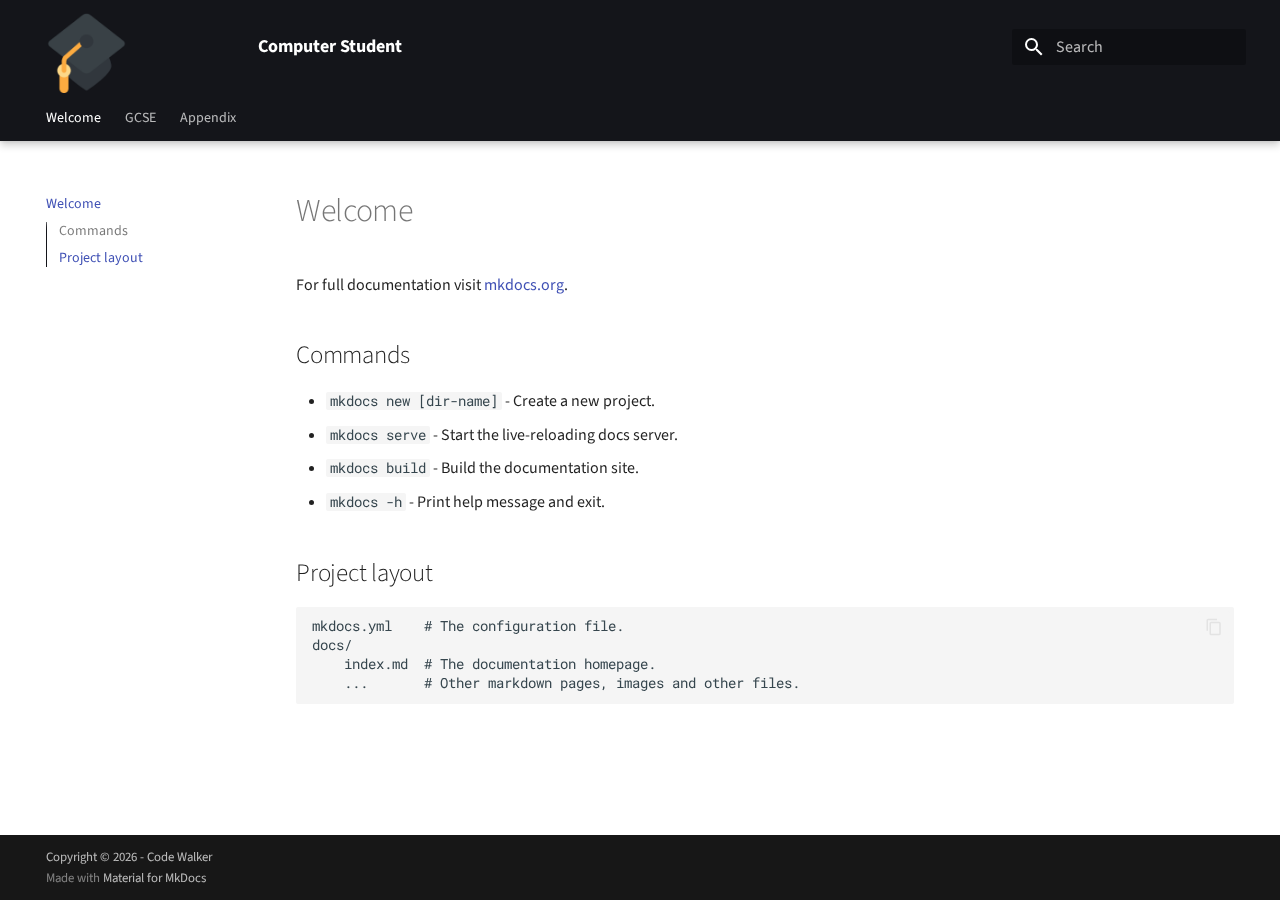
<file: site/index.html>
<!doctype html>
<html lang="en" class="no-js">
  <head>
    
      <meta charset="utf-8">
      <meta name="viewport" content="width=device-width,initial-scale=1">
      
      
      
        <link rel="canonical" href="https://student.codewalker.co.uk/index.html">
      
      
      
        <link rel="next" href="gcse/cpu.html">
      
      
        
      
      
      <link rel="icon" href="img/favicon.ico">
      <meta name="generator" content="mkdocs-1.6.1, mkdocs-material-9.7.1">
    
    
      
        <title>Computer Student</title>
      
    
    
      <link rel="stylesheet" href="assets/stylesheets/main.484c7ddc.min.css">
      
        
        <link rel="stylesheet" href="assets/stylesheets/palette.ab4e12ef.min.css">
      
      


    
    
      
    
    
      
        
        
        <link rel="preconnect" href="https://fonts.gstatic.com" crossorigin>
        <link rel="stylesheet" href="https://fonts.googleapis.com/css?family=Source+Sans+Pro:300,300i,400,400i,700,700i%7CRoboto+Mono:400,400i,700,700i&display=fallback">
        <style>:root{--md-text-font:"Source Sans Pro";--md-code-font:"Roboto Mono"}</style>
      
    
    
      <link rel="stylesheet" href="style.css">
    
    <script>__md_scope=new URL(".",location),__md_hash=e=>[...e].reduce(((e,_)=>(e<<5)-e+_.charCodeAt(0)),0),__md_get=(e,_=localStorage,t=__md_scope)=>JSON.parse(_.getItem(t.pathname+"."+e)),__md_set=(e,_,t=localStorage,a=__md_scope)=>{try{t.setItem(a.pathname+"."+e,JSON.stringify(_))}catch(e){}}</script>
    
      

    
    
  </head>
  
  
    
    
    
    
    
    <body dir="ltr" data-md-color-scheme="default" data-md-color-primary="black" data-md-color-accent="indigo">
  
    
    <input class="md-toggle" data-md-toggle="drawer" type="checkbox" id="__drawer" autocomplete="off">
    <input class="md-toggle" data-md-toggle="search" type="checkbox" id="__search" autocomplete="off">
    <label class="md-overlay" for="__drawer"></label>
    <div data-md-component="skip">
      
        
        <a href="#welcome" class="md-skip">
          Skip to content
        </a>
      
    </div>
    <div data-md-component="announce">
      
    </div>
    
    
      

  

<header class="md-header md-header--shadow md-header--lifted" data-md-component="header">
  <nav class="md-header__inner md-grid" aria-label="Header">
    <a href="https://student.codewalker.co.uk" title="Computer Student" class="md-header__button md-logo" aria-label="Computer Student" data-md-component="logo">
      
  <img src="img/logo.png" alt="logo">

    </a>
    <label class="md-header__button md-icon" for="__drawer">
      
      <svg xmlns="http://www.w3.org/2000/svg" viewBox="0 0 24 24"><path d="M3 6h18v2H3zm0 5h18v2H3zm0 5h18v2H3z"/></svg>
    </label>
    <div class="md-header__title" data-md-component="header-title">
      <div class="md-header__ellipsis">
        <div class="md-header__topic">
          <span class="md-ellipsis">
            Computer Student
          </span>
        </div>
        <div class="md-header__topic" data-md-component="header-topic">
          <span class="md-ellipsis">
            
              Welcome
            
          </span>
        </div>
      </div>
    </div>
    
      
    
    
    
    
      
      
        <label class="md-header__button md-icon" for="__search">
          
          <svg xmlns="http://www.w3.org/2000/svg" viewBox="0 0 24 24"><path d="M9.5 3A6.5 6.5 0 0 1 16 9.5c0 1.61-.59 3.09-1.56 4.23l.27.27h.79l5 5-1.5 1.5-5-5v-.79l-.27-.27A6.52 6.52 0 0 1 9.5 16 6.5 6.5 0 0 1 3 9.5 6.5 6.5 0 0 1 9.5 3m0 2C7 5 5 7 5 9.5S7 14 9.5 14 14 12 14 9.5 12 5 9.5 5"/></svg>
        </label>
        <div class="md-search" data-md-component="search" role="dialog">
  <label class="md-search__overlay" for="__search"></label>
  <div class="md-search__inner" role="search">
    <form class="md-search__form" name="search">
      <input type="text" class="md-search__input" name="query" aria-label="Search" placeholder="Search" autocapitalize="off" autocorrect="off" autocomplete="off" spellcheck="false" data-md-component="search-query" required>
      <label class="md-search__icon md-icon" for="__search">
        
        <svg xmlns="http://www.w3.org/2000/svg" viewBox="0 0 24 24"><path d="M9.5 3A6.5 6.5 0 0 1 16 9.5c0 1.61-.59 3.09-1.56 4.23l.27.27h.79l5 5-1.5 1.5-5-5v-.79l-.27-.27A6.52 6.52 0 0 1 9.5 16 6.5 6.5 0 0 1 3 9.5 6.5 6.5 0 0 1 9.5 3m0 2C7 5 5 7 5 9.5S7 14 9.5 14 14 12 14 9.5 12 5 9.5 5"/></svg>
        
        <svg xmlns="http://www.w3.org/2000/svg" viewBox="0 0 24 24"><path d="M20 11v2H8l5.5 5.5-1.42 1.42L4.16 12l7.92-7.92L13.5 5.5 8 11z"/></svg>
      </label>
      <nav class="md-search__options" aria-label="Search">
        
        <button type="reset" class="md-search__icon md-icon" title="Clear" aria-label="Clear" tabindex="-1">
          
          <svg xmlns="http://www.w3.org/2000/svg" viewBox="0 0 24 24"><path d="M19 6.41 17.59 5 12 10.59 6.41 5 5 6.41 10.59 12 5 17.59 6.41 19 12 13.41 17.59 19 19 17.59 13.41 12z"/></svg>
        </button>
      </nav>
      
        <div class="md-search__suggest" data-md-component="search-suggest"></div>
      
    </form>
    <div class="md-search__output">
      <div class="md-search__scrollwrap" tabindex="0" data-md-scrollfix>
        <div class="md-search-result" data-md-component="search-result">
          <div class="md-search-result__meta">
            Initializing search
          </div>
          <ol class="md-search-result__list" role="presentation"></ol>
        </div>
      </div>
    </div>
  </div>
</div>
      
    
    
  </nav>
  
    
      
<nav class="md-tabs" aria-label="Tabs" data-md-component="tabs">
  <div class="md-grid">
    <ul class="md-tabs__list">
      
        
  
  
  
    
  
  
    <li class="md-tabs__item md-tabs__item--active">
      <a href="index.html" class="md-tabs__link">
        
  
  
    
  
  Welcome

      </a>
    </li>
  

      
        
  
  
  
  
    
    
      <li class="md-tabs__item">
        <a href="gcse/cpu.html" class="md-tabs__link">
          
  
  
    
  
  GCSE

        </a>
      </li>
    
  

      
        
  
  
  
  
    
    
      <li class="md-tabs__item">
        <a href="appendix/linuxcmds.html" class="md-tabs__link">
          
  
  
    
  
  Appendix

        </a>
      </li>
    
  

      
    </ul>
  </div>
</nav>
    
  
</header>
    
    <div class="md-container" data-md-component="container">
      
      
        
      
      <main class="md-main" data-md-component="main">
        <div class="md-main__inner md-grid">
          
            
              
              <div class="md-sidebar md-sidebar--primary" data-md-component="sidebar" data-md-type="navigation" >
                <div class="md-sidebar__scrollwrap">
                  <div class="md-sidebar__inner">
                    


  


  

<nav class="md-nav md-nav--primary md-nav--lifted md-nav--integrated" aria-label="Navigation" data-md-level="0">
  <label class="md-nav__title" for="__drawer">
    <a href="https://student.codewalker.co.uk" title="Computer Student" class="md-nav__button md-logo" aria-label="Computer Student" data-md-component="logo">
      
  <img src="img/logo.png" alt="logo">

    </a>
    Computer Student
  </label>
  
  <ul class="md-nav__list" data-md-scrollfix>
    
      
      
  
  
    
  
  
  
    <li class="md-nav__item md-nav__item--active">
      
      <input class="md-nav__toggle md-toggle" type="checkbox" id="__toc">
      
      
        
      
      
        <label class="md-nav__link md-nav__link--active" for="__toc">
          
  
  
  <span class="md-ellipsis">
    
  
    Welcome
  

    
  </span>
  
  

          <span class="md-nav__icon md-icon"></span>
        </label>
      
      <a href="index.html" class="md-nav__link md-nav__link--active">
        
  
  
  <span class="md-ellipsis">
    
  
    Welcome
  

    
  </span>
  
  

      </a>
      
        

<nav class="md-nav md-nav--secondary" aria-label="Table of contents">
  
  
  
    
  
  
    <label class="md-nav__title" for="__toc">
      <span class="md-nav__icon md-icon"></span>
      Table of contents
    </label>
    <ul class="md-nav__list" data-md-component="toc" data-md-scrollfix>
      
        <li class="md-nav__item">
  <a href="#commands" class="md-nav__link">
    <span class="md-ellipsis">
      
        Commands
      
    </span>
  </a>
  
</li>
      
        <li class="md-nav__item">
  <a href="#project-layout" class="md-nav__link">
    <span class="md-ellipsis">
      
        Project layout
      
    </span>
  </a>
  
</li>
      
    </ul>
  
</nav>
      
    </li>
  

    
      
      
  
  
  
  
    
    
      
        
      
        
      
        
      
    
    
    
      
      
    
    
    <li class="md-nav__item md-nav__item--nested">
      
        
        
        <input class="md-nav__toggle md-toggle " type="checkbox" id="__nav_2" >
        
          
          <label class="md-nav__link" for="__nav_2" id="__nav_2_label" tabindex="0">
            
  
  
  <span class="md-ellipsis">
    
  
    GCSE
  

    
  </span>
  
  

            <span class="md-nav__icon md-icon"></span>
          </label>
        
        <nav class="md-nav" data-md-level="1" aria-labelledby="__nav_2_label" aria-expanded="false">
          <label class="md-nav__title" for="__nav_2">
            <span class="md-nav__icon md-icon"></span>
            
  
    GCSE
  

          </label>
          <ul class="md-nav__list" data-md-scrollfix>
            
              
                
  
  
  
  
    <li class="md-nav__item">
      <a href="gcse/cpu.html" class="md-nav__link">
        
  
  
  <span class="md-ellipsis">
    
  
    CPU
  

    
  </span>
  
  

      </a>
    </li>
  

              
            
              
                
  
  
  
  
    <li class="md-nav__item">
      <a href="gcse/cpu_test_blank.html" class="md-nav__link">
        
  
  
  <span class="md-ellipsis">
    
  
    CPU Quiz
  

    
  </span>
  
  

      </a>
    </li>
  

              
            
              
                
  
  
  
  
    <li class="md-nav__item">
      <a href="gcse/cpu_test_answer.html" class="md-nav__link">
        
  
  
  <span class="md-ellipsis">
    
  
    CPU Answers
  

    
  </span>
  
  

      </a>
    </li>
  

              
            
          </ul>
        </nav>
      
    </li>
  

    
      
      
  
  
  
  
    
    
      
        
      
    
    
    
      
      
    
    
    <li class="md-nav__item md-nav__item--nested">
      
        
        
        <input class="md-nav__toggle md-toggle " type="checkbox" id="__nav_3" >
        
          
          <label class="md-nav__link" for="__nav_3" id="__nav_3_label" tabindex="0">
            
  
  
  <span class="md-ellipsis">
    
  
    Appendix
  

    
  </span>
  
  

            <span class="md-nav__icon md-icon"></span>
          </label>
        
        <nav class="md-nav" data-md-level="1" aria-labelledby="__nav_3_label" aria-expanded="false">
          <label class="md-nav__title" for="__nav_3">
            <span class="md-nav__icon md-icon"></span>
            
  
    Appendix
  

          </label>
          <ul class="md-nav__list" data-md-scrollfix>
            
              
                
  
  
  
  
    <li class="md-nav__item">
      <a href="appendix/linuxcmds.html" class="md-nav__link">
        
  
  
  <span class="md-ellipsis">
    
  
    Local TLS Certificates
  

    
  </span>
  
  

      </a>
    </li>
  

              
            
          </ul>
        </nav>
      
    </li>
  

    
  </ul>
</nav>
                  </div>
                </div>
              </div>
            
            
          
          
            <div class="md-content" data-md-component="content">
              
              <article class="md-content__inner md-typeset">
                
                  



<h1 id="welcome">Welcome</h1>
<p>For full documentation visit <a href="https://www.mkdocs.org">mkdocs.org</a>.</p>
<h2 id="commands">Commands</h2>
<ul>
<li><code>mkdocs new [dir-name]</code> - Create a new project.</li>
<li><code>mkdocs serve</code> - Start the live-reloading docs server.</li>
<li><code>mkdocs build</code> - Build the documentation site.</li>
<li><code>mkdocs -h</code> - Print help message and exit.</li>
</ul>
<h2 id="project-layout">Project layout</h2>
<div class="language-text highlight"><pre><span></span><code>mkdocs.yml    # The configuration file.
docs/
    index.md  # The documentation homepage.
    ...       # Other markdown pages, images and other files.
</code></pre></div>












                
              </article>
            </div>
          
          
<script>var target=document.getElementById(location.hash.slice(1));target&&target.name&&(target.checked=target.name.startsWith("__tabbed_"))</script>
        </div>
        
      </main>
      
        <footer class="md-footer">
  
  <div class="md-footer-meta md-typeset">
    <div class="md-footer-meta__inner md-grid">
      <div class="md-copyright">
  
    <div class="md-copyright__highlight">
      Copyright &copy; 2026 - Code Walker
    </div>
  
  
    Made with
    <a href="https://squidfunk.github.io/mkdocs-material/" target="_blank" rel="noopener">
      Material for MkDocs
    </a>
  
</div>
      
    </div>
  </div>
</footer>
      
    </div>
    <div class="md-dialog" data-md-component="dialog">
      <div class="md-dialog__inner md-typeset"></div>
    </div>
    
    
    
      
      
      <script id="__config" type="application/json">{"annotate": null, "base": ".", "features": ["search.suggest", "content.code.copy", "content.code.select", "content.code.annotate", "navigation.tabs", "navigation.tabs.sticky", "navigation.indexes", "toc.integrate", "toc.follow"], "search": "assets/javascripts/workers/search.2c215733.min.js", "tags": null, "translations": {"clipboard.copied": "Copied to clipboard", "clipboard.copy": "Copy to clipboard", "search.result.more.one": "1 more on this page", "search.result.more.other": "# more on this page", "search.result.none": "No matching documents", "search.result.one": "1 matching document", "search.result.other": "# matching documents", "search.result.placeholder": "Type to start searching", "search.result.term.missing": "Missing", "select.version": "Select version"}, "version": null}</script>
    
    
      <script src="assets/javascripts/bundle.79ae519e.min.js"></script>
      
    
  </body>
</html>
</file>
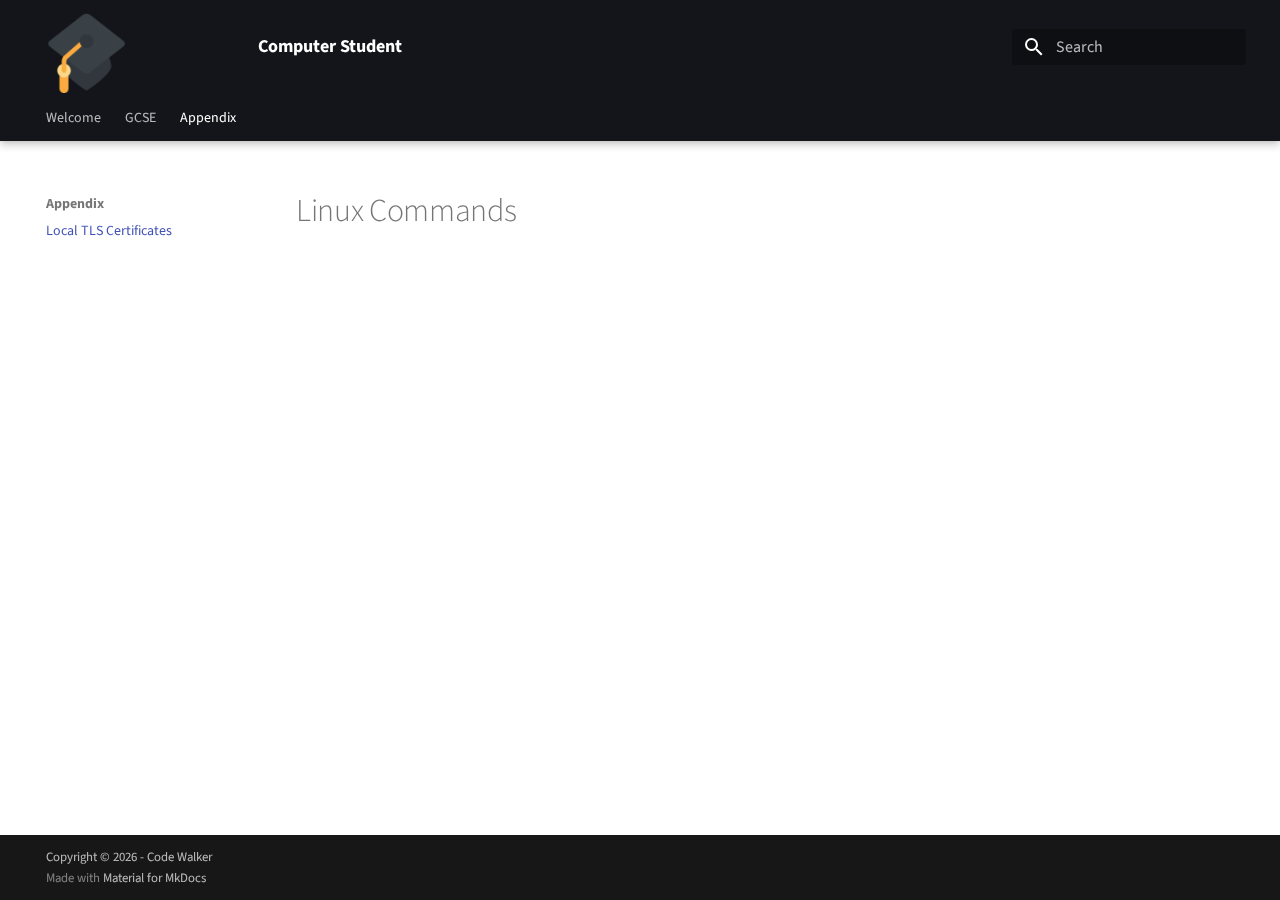
<file: site/appendix/linuxcmds.html>
<!doctype html>
<html lang="en" class="no-js">
  <head>
    
      <meta charset="utf-8">
      <meta name="viewport" content="width=device-width,initial-scale=1">
      
      
      
        <link rel="canonical" href="https://student.codewalker.co.uk/appendix/linuxcmds.html">
      
      
        <link rel="prev" href="../gcse/cpu_test_answer.html">
      
      
      
        
      
      
      <link rel="icon" href="../img/favicon.ico">
      <meta name="generator" content="mkdocs-1.6.1, mkdocs-material-9.7.1">
    
    
      
        <title>Local TLS Certificates - Computer Student</title>
      
    
    
      <link rel="stylesheet" href="../assets/stylesheets/main.484c7ddc.min.css">
      
        
        <link rel="stylesheet" href="../assets/stylesheets/palette.ab4e12ef.min.css">
      
      


    
    
      
    
    
      
        
        
        <link rel="preconnect" href="https://fonts.gstatic.com" crossorigin>
        <link rel="stylesheet" href="https://fonts.googleapis.com/css?family=Source+Sans+Pro:300,300i,400,400i,700,700i%7CRoboto+Mono:400,400i,700,700i&display=fallback">
        <style>:root{--md-text-font:"Source Sans Pro";--md-code-font:"Roboto Mono"}</style>
      
    
    
      <link rel="stylesheet" href="../style.css">
    
    <script>__md_scope=new URL("..",location),__md_hash=e=>[...e].reduce(((e,_)=>(e<<5)-e+_.charCodeAt(0)),0),__md_get=(e,_=localStorage,t=__md_scope)=>JSON.parse(_.getItem(t.pathname+"."+e)),__md_set=(e,_,t=localStorage,a=__md_scope)=>{try{t.setItem(a.pathname+"."+e,JSON.stringify(_))}catch(e){}}</script>
    
      

    
    
  </head>
  
  
    
    
    
    
    
    <body dir="ltr" data-md-color-scheme="default" data-md-color-primary="black" data-md-color-accent="indigo">
  
    
    <input class="md-toggle" data-md-toggle="drawer" type="checkbox" id="__drawer" autocomplete="off">
    <input class="md-toggle" data-md-toggle="search" type="checkbox" id="__search" autocomplete="off">
    <label class="md-overlay" for="__drawer"></label>
    <div data-md-component="skip">
      
        
        <a href="#linux-commands" class="md-skip">
          Skip to content
        </a>
      
    </div>
    <div data-md-component="announce">
      
    </div>
    
    
      

  

<header class="md-header md-header--shadow md-header--lifted" data-md-component="header">
  <nav class="md-header__inner md-grid" aria-label="Header">
    <a href="https://student.codewalker.co.uk" title="Computer Student" class="md-header__button md-logo" aria-label="Computer Student" data-md-component="logo">
      
  <img src="../img/logo.png" alt="logo">

    </a>
    <label class="md-header__button md-icon" for="__drawer">
      
      <svg xmlns="http://www.w3.org/2000/svg" viewBox="0 0 24 24"><path d="M3 6h18v2H3zm0 5h18v2H3zm0 5h18v2H3z"/></svg>
    </label>
    <div class="md-header__title" data-md-component="header-title">
      <div class="md-header__ellipsis">
        <div class="md-header__topic">
          <span class="md-ellipsis">
            Computer Student
          </span>
        </div>
        <div class="md-header__topic" data-md-component="header-topic">
          <span class="md-ellipsis">
            
              Local TLS Certificates
            
          </span>
        </div>
      </div>
    </div>
    
      
    
    
    
    
      
      
        <label class="md-header__button md-icon" for="__search">
          
          <svg xmlns="http://www.w3.org/2000/svg" viewBox="0 0 24 24"><path d="M9.5 3A6.5 6.5 0 0 1 16 9.5c0 1.61-.59 3.09-1.56 4.23l.27.27h.79l5 5-1.5 1.5-5-5v-.79l-.27-.27A6.52 6.52 0 0 1 9.5 16 6.5 6.5 0 0 1 3 9.5 6.5 6.5 0 0 1 9.5 3m0 2C7 5 5 7 5 9.5S7 14 9.5 14 14 12 14 9.5 12 5 9.5 5"/></svg>
        </label>
        <div class="md-search" data-md-component="search" role="dialog">
  <label class="md-search__overlay" for="__search"></label>
  <div class="md-search__inner" role="search">
    <form class="md-search__form" name="search">
      <input type="text" class="md-search__input" name="query" aria-label="Search" placeholder="Search" autocapitalize="off" autocorrect="off" autocomplete="off" spellcheck="false" data-md-component="search-query" required>
      <label class="md-search__icon md-icon" for="__search">
        
        <svg xmlns="http://www.w3.org/2000/svg" viewBox="0 0 24 24"><path d="M9.5 3A6.5 6.5 0 0 1 16 9.5c0 1.61-.59 3.09-1.56 4.23l.27.27h.79l5 5-1.5 1.5-5-5v-.79l-.27-.27A6.52 6.52 0 0 1 9.5 16 6.5 6.5 0 0 1 3 9.5 6.5 6.5 0 0 1 9.5 3m0 2C7 5 5 7 5 9.5S7 14 9.5 14 14 12 14 9.5 12 5 9.5 5"/></svg>
        
        <svg xmlns="http://www.w3.org/2000/svg" viewBox="0 0 24 24"><path d="M20 11v2H8l5.5 5.5-1.42 1.42L4.16 12l7.92-7.92L13.5 5.5 8 11z"/></svg>
      </label>
      <nav class="md-search__options" aria-label="Search">
        
        <button type="reset" class="md-search__icon md-icon" title="Clear" aria-label="Clear" tabindex="-1">
          
          <svg xmlns="http://www.w3.org/2000/svg" viewBox="0 0 24 24"><path d="M19 6.41 17.59 5 12 10.59 6.41 5 5 6.41 10.59 12 5 17.59 6.41 19 12 13.41 17.59 19 19 17.59 13.41 12z"/></svg>
        </button>
      </nav>
      
        <div class="md-search__suggest" data-md-component="search-suggest"></div>
      
    </form>
    <div class="md-search__output">
      <div class="md-search__scrollwrap" tabindex="0" data-md-scrollfix>
        <div class="md-search-result" data-md-component="search-result">
          <div class="md-search-result__meta">
            Initializing search
          </div>
          <ol class="md-search-result__list" role="presentation"></ol>
        </div>
      </div>
    </div>
  </div>
</div>
      
    
    
  </nav>
  
    
      
<nav class="md-tabs" aria-label="Tabs" data-md-component="tabs">
  <div class="md-grid">
    <ul class="md-tabs__list">
      
        
  
  
  
  
    <li class="md-tabs__item">
      <a href="../index.html" class="md-tabs__link">
        
  
  
    
  
  Welcome

      </a>
    </li>
  

      
        
  
  
  
  
    
    
      <li class="md-tabs__item">
        <a href="../gcse/cpu.html" class="md-tabs__link">
          
  
  
    
  
  GCSE

        </a>
      </li>
    
  

      
        
  
  
  
    
  
  
    
    
      <li class="md-tabs__item md-tabs__item--active">
        <a href="linuxcmds.html" class="md-tabs__link">
          
  
  
    
  
  Appendix

        </a>
      </li>
    
  

      
    </ul>
  </div>
</nav>
    
  
</header>
    
    <div class="md-container" data-md-component="container">
      
      
        
      
      <main class="md-main" data-md-component="main">
        <div class="md-main__inner md-grid">
          
            
              
              <div class="md-sidebar md-sidebar--primary" data-md-component="sidebar" data-md-type="navigation" >
                <div class="md-sidebar__scrollwrap">
                  <div class="md-sidebar__inner">
                    


  


  

<nav class="md-nav md-nav--primary md-nav--lifted md-nav--integrated" aria-label="Navigation" data-md-level="0">
  <label class="md-nav__title" for="__drawer">
    <a href="https://student.codewalker.co.uk" title="Computer Student" class="md-nav__button md-logo" aria-label="Computer Student" data-md-component="logo">
      
  <img src="../img/logo.png" alt="logo">

    </a>
    Computer Student
  </label>
  
  <ul class="md-nav__list" data-md-scrollfix>
    
      
      
  
  
  
  
    <li class="md-nav__item">
      <a href="../index.html" class="md-nav__link">
        
  
  
  <span class="md-ellipsis">
    
  
    Welcome
  

    
  </span>
  
  

      </a>
    </li>
  

    
      
      
  
  
  
  
    
    
      
        
      
        
      
        
      
    
    
    
      
      
    
    
    <li class="md-nav__item md-nav__item--nested">
      
        
        
        <input class="md-nav__toggle md-toggle " type="checkbox" id="__nav_2" >
        
          
          <label class="md-nav__link" for="__nav_2" id="__nav_2_label" tabindex="0">
            
  
  
  <span class="md-ellipsis">
    
  
    GCSE
  

    
  </span>
  
  

            <span class="md-nav__icon md-icon"></span>
          </label>
        
        <nav class="md-nav" data-md-level="1" aria-labelledby="__nav_2_label" aria-expanded="false">
          <label class="md-nav__title" for="__nav_2">
            <span class="md-nav__icon md-icon"></span>
            
  
    GCSE
  

          </label>
          <ul class="md-nav__list" data-md-scrollfix>
            
              
                
  
  
  
  
    <li class="md-nav__item">
      <a href="../gcse/cpu.html" class="md-nav__link">
        
  
  
  <span class="md-ellipsis">
    
  
    CPU
  

    
  </span>
  
  

      </a>
    </li>
  

              
            
              
                
  
  
  
  
    <li class="md-nav__item">
      <a href="../gcse/cpu_test_blank.html" class="md-nav__link">
        
  
  
  <span class="md-ellipsis">
    
  
    CPU Quiz
  

    
  </span>
  
  

      </a>
    </li>
  

              
            
              
                
  
  
  
  
    <li class="md-nav__item">
      <a href="../gcse/cpu_test_answer.html" class="md-nav__link">
        
  
  
  <span class="md-ellipsis">
    
  
    CPU Answers
  

    
  </span>
  
  

      </a>
    </li>
  

              
            
          </ul>
        </nav>
      
    </li>
  

    
      
      
  
  
    
  
  
  
    
    
      
        
      
    
    
    
      
        
        
      
      
    
    
    <li class="md-nav__item md-nav__item--active md-nav__item--section md-nav__item--nested">
      
        
        
        <input class="md-nav__toggle md-toggle " type="checkbox" id="__nav_3" checked>
        
          
          <label class="md-nav__link" for="__nav_3" id="__nav_3_label" tabindex="">
            
  
  
  <span class="md-ellipsis">
    
  
    Appendix
  

    
  </span>
  
  

            <span class="md-nav__icon md-icon"></span>
          </label>
        
        <nav class="md-nav" data-md-level="1" aria-labelledby="__nav_3_label" aria-expanded="true">
          <label class="md-nav__title" for="__nav_3">
            <span class="md-nav__icon md-icon"></span>
            
  
    Appendix
  

          </label>
          <ul class="md-nav__list" data-md-scrollfix>
            
              
                
  
  
    
  
  
  
    <li class="md-nav__item md-nav__item--active">
      
      <input class="md-nav__toggle md-toggle" type="checkbox" id="__toc">
      
      
        
      
      
      <a href="linuxcmds.html" class="md-nav__link md-nav__link--active">
        
  
  
  <span class="md-ellipsis">
    
  
    Local TLS Certificates
  

    
  </span>
  
  

      </a>
      
    </li>
  

              
            
          </ul>
        </nav>
      
    </li>
  

    
  </ul>
</nav>
                  </div>
                </div>
              </div>
            
            
          
          
            <div class="md-content" data-md-component="content">
              
              <article class="md-content__inner md-typeset">
                
                  



<h1 id="linux-commands">Linux Commands</h1>












                
              </article>
            </div>
          
          
<script>var target=document.getElementById(location.hash.slice(1));target&&target.name&&(target.checked=target.name.startsWith("__tabbed_"))</script>
        </div>
        
      </main>
      
        <footer class="md-footer">
  
  <div class="md-footer-meta md-typeset">
    <div class="md-footer-meta__inner md-grid">
      <div class="md-copyright">
  
    <div class="md-copyright__highlight">
      Copyright &copy; 2026 - Code Walker
    </div>
  
  
    Made with
    <a href="https://squidfunk.github.io/mkdocs-material/" target="_blank" rel="noopener">
      Material for MkDocs
    </a>
  
</div>
      
    </div>
  </div>
</footer>
      
    </div>
    <div class="md-dialog" data-md-component="dialog">
      <div class="md-dialog__inner md-typeset"></div>
    </div>
    
    
    
      
      
      <script id="__config" type="application/json">{"annotate": null, "base": "..", "features": ["search.suggest", "content.code.copy", "content.code.select", "content.code.annotate", "navigation.tabs", "navigation.tabs.sticky", "navigation.indexes", "toc.integrate", "toc.follow"], "search": "../assets/javascripts/workers/search.2c215733.min.js", "tags": null, "translations": {"clipboard.copied": "Copied to clipboard", "clipboard.copy": "Copy to clipboard", "search.result.more.one": "1 more on this page", "search.result.more.other": "# more on this page", "search.result.none": "No matching documents", "search.result.one": "1 matching document", "search.result.other": "# matching documents", "search.result.placeholder": "Type to start searching", "search.result.term.missing": "Missing", "select.version": "Select version"}, "version": null}</script>
    
    
      <script src="../assets/javascripts/bundle.79ae519e.min.js"></script>
      
    
  </body>
</html>
</file>
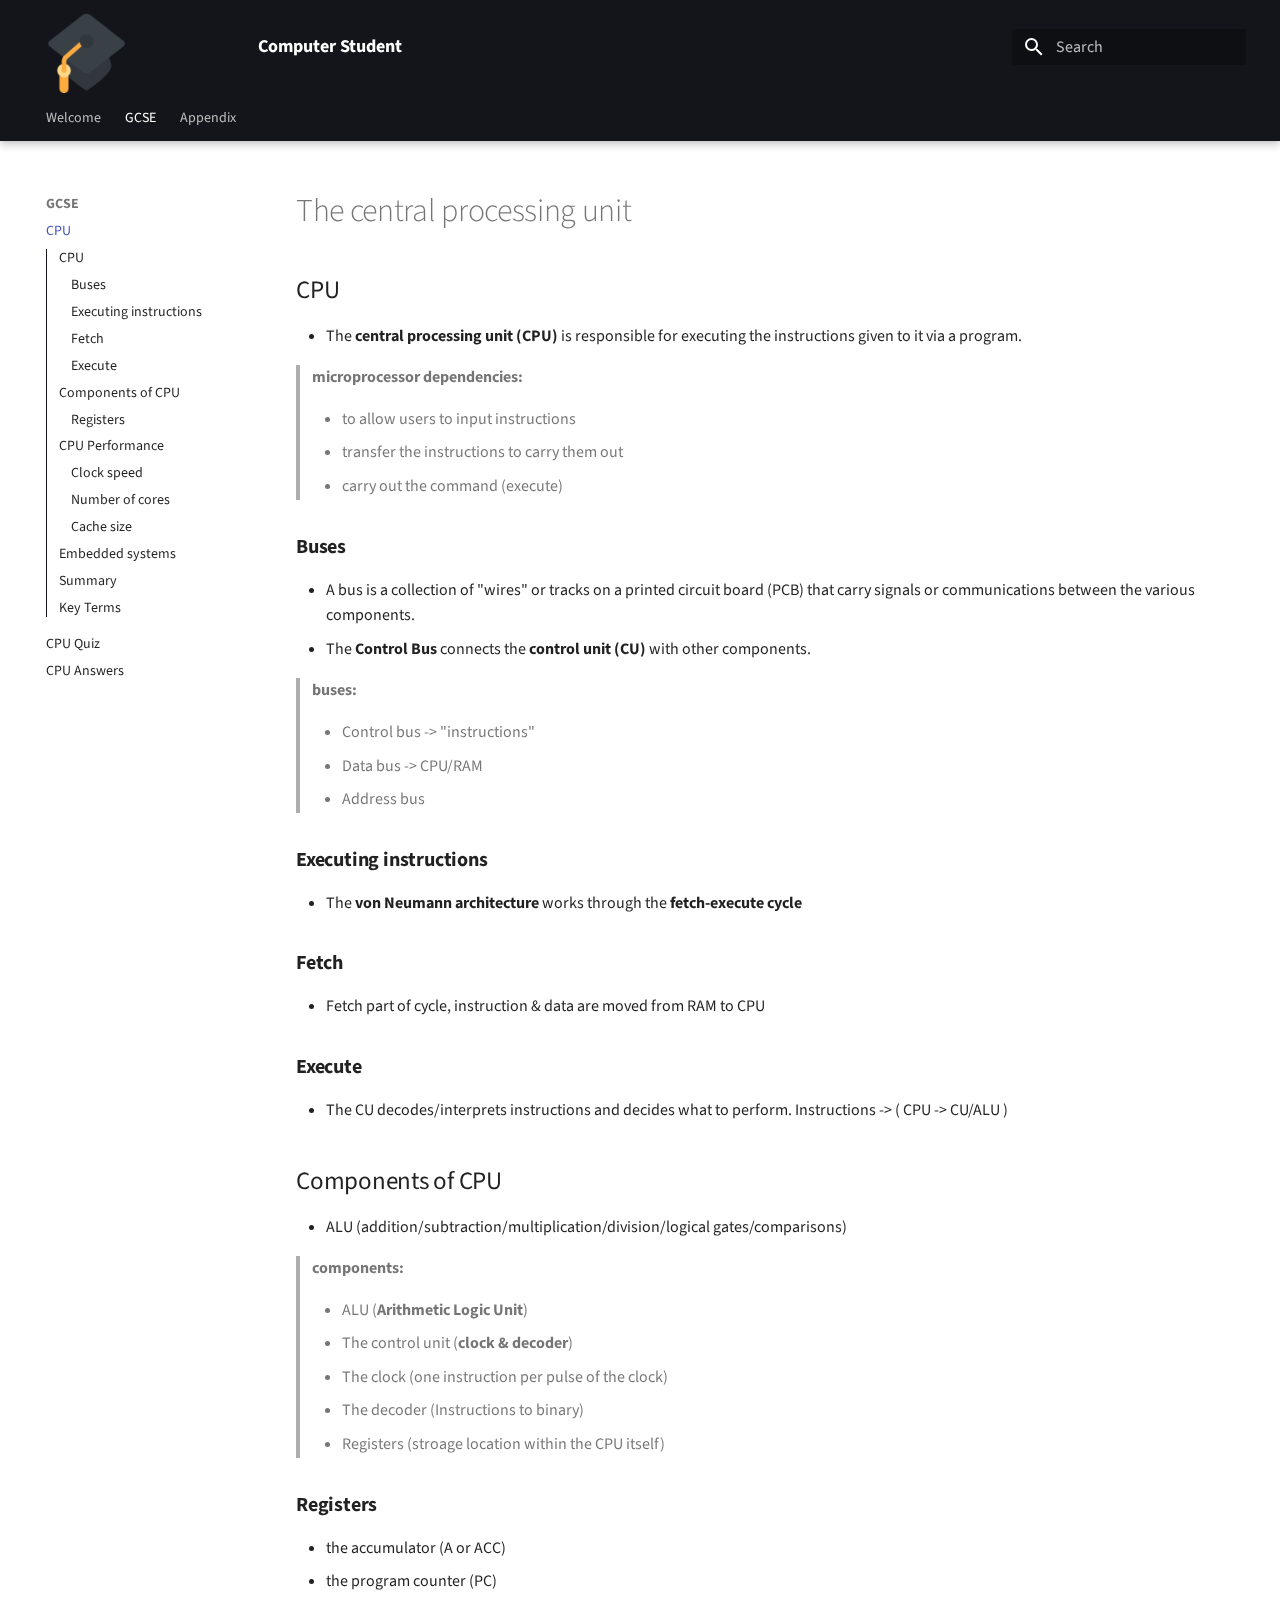
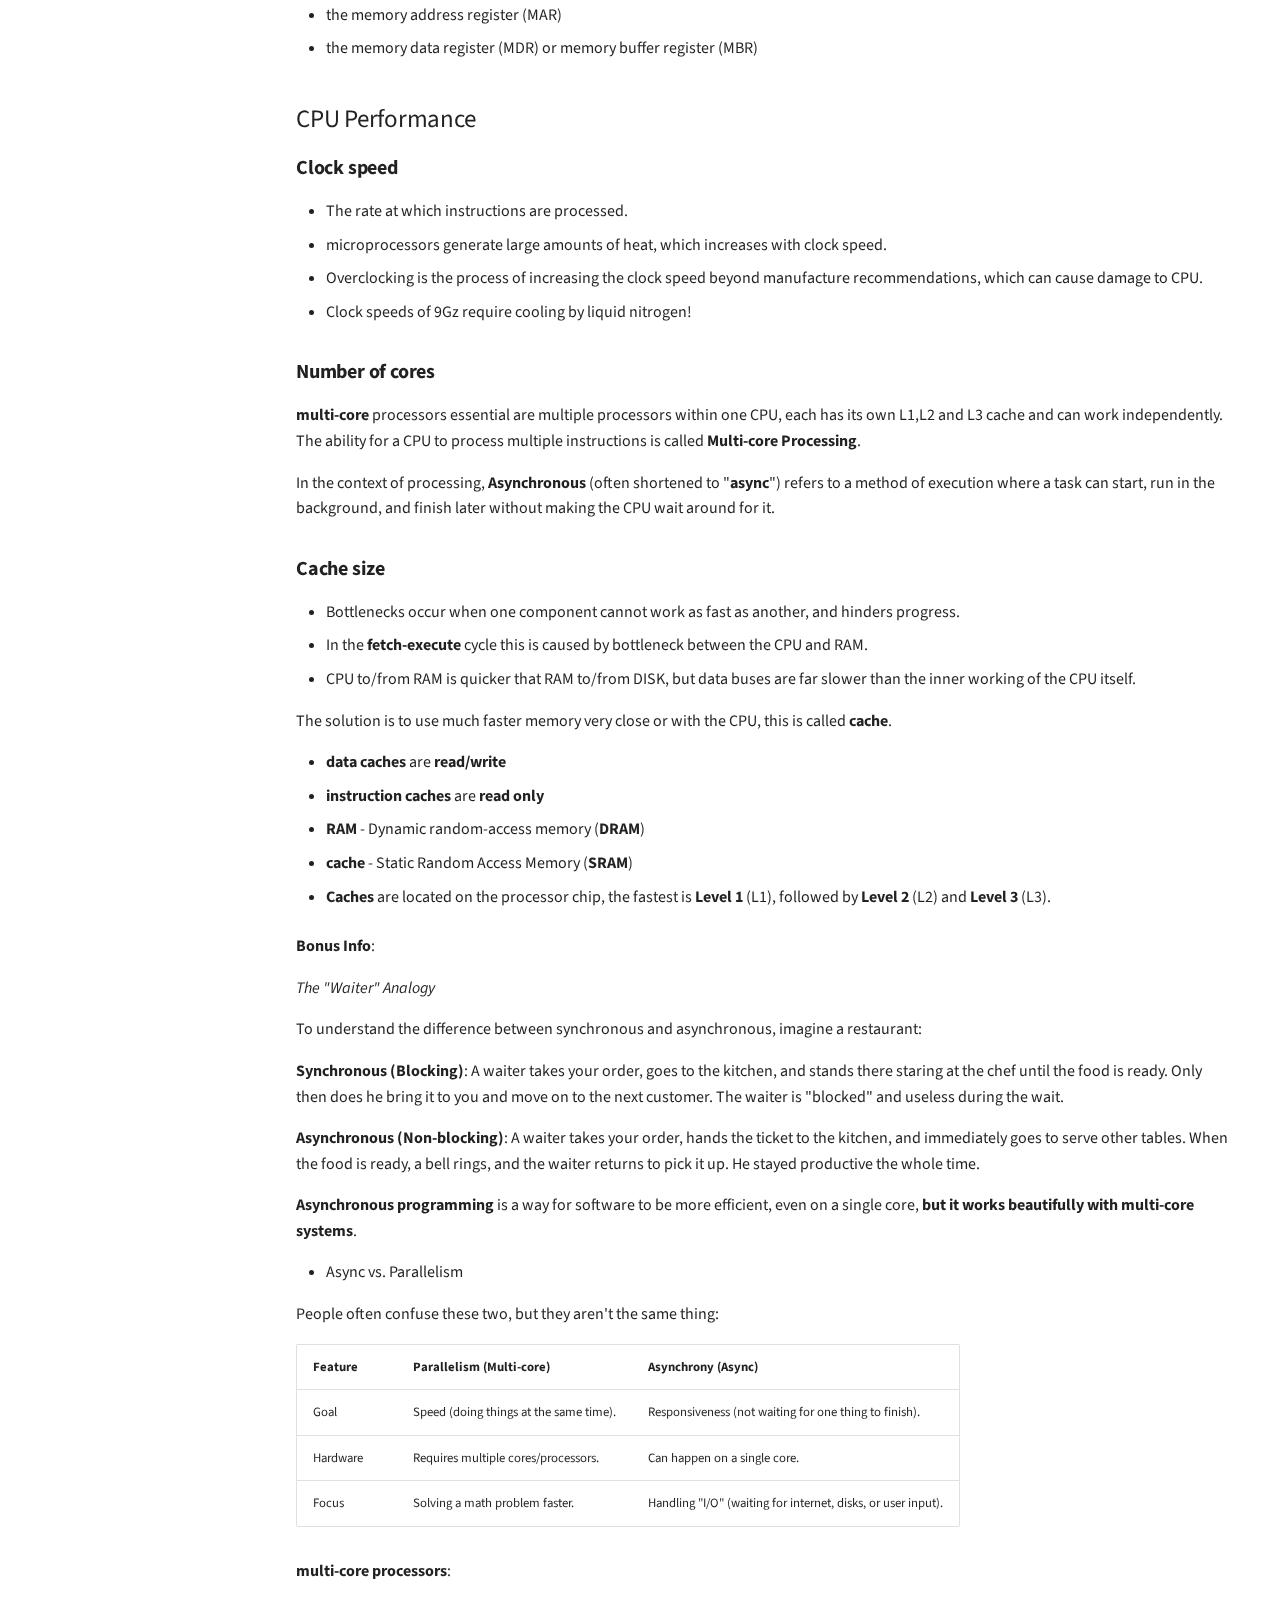
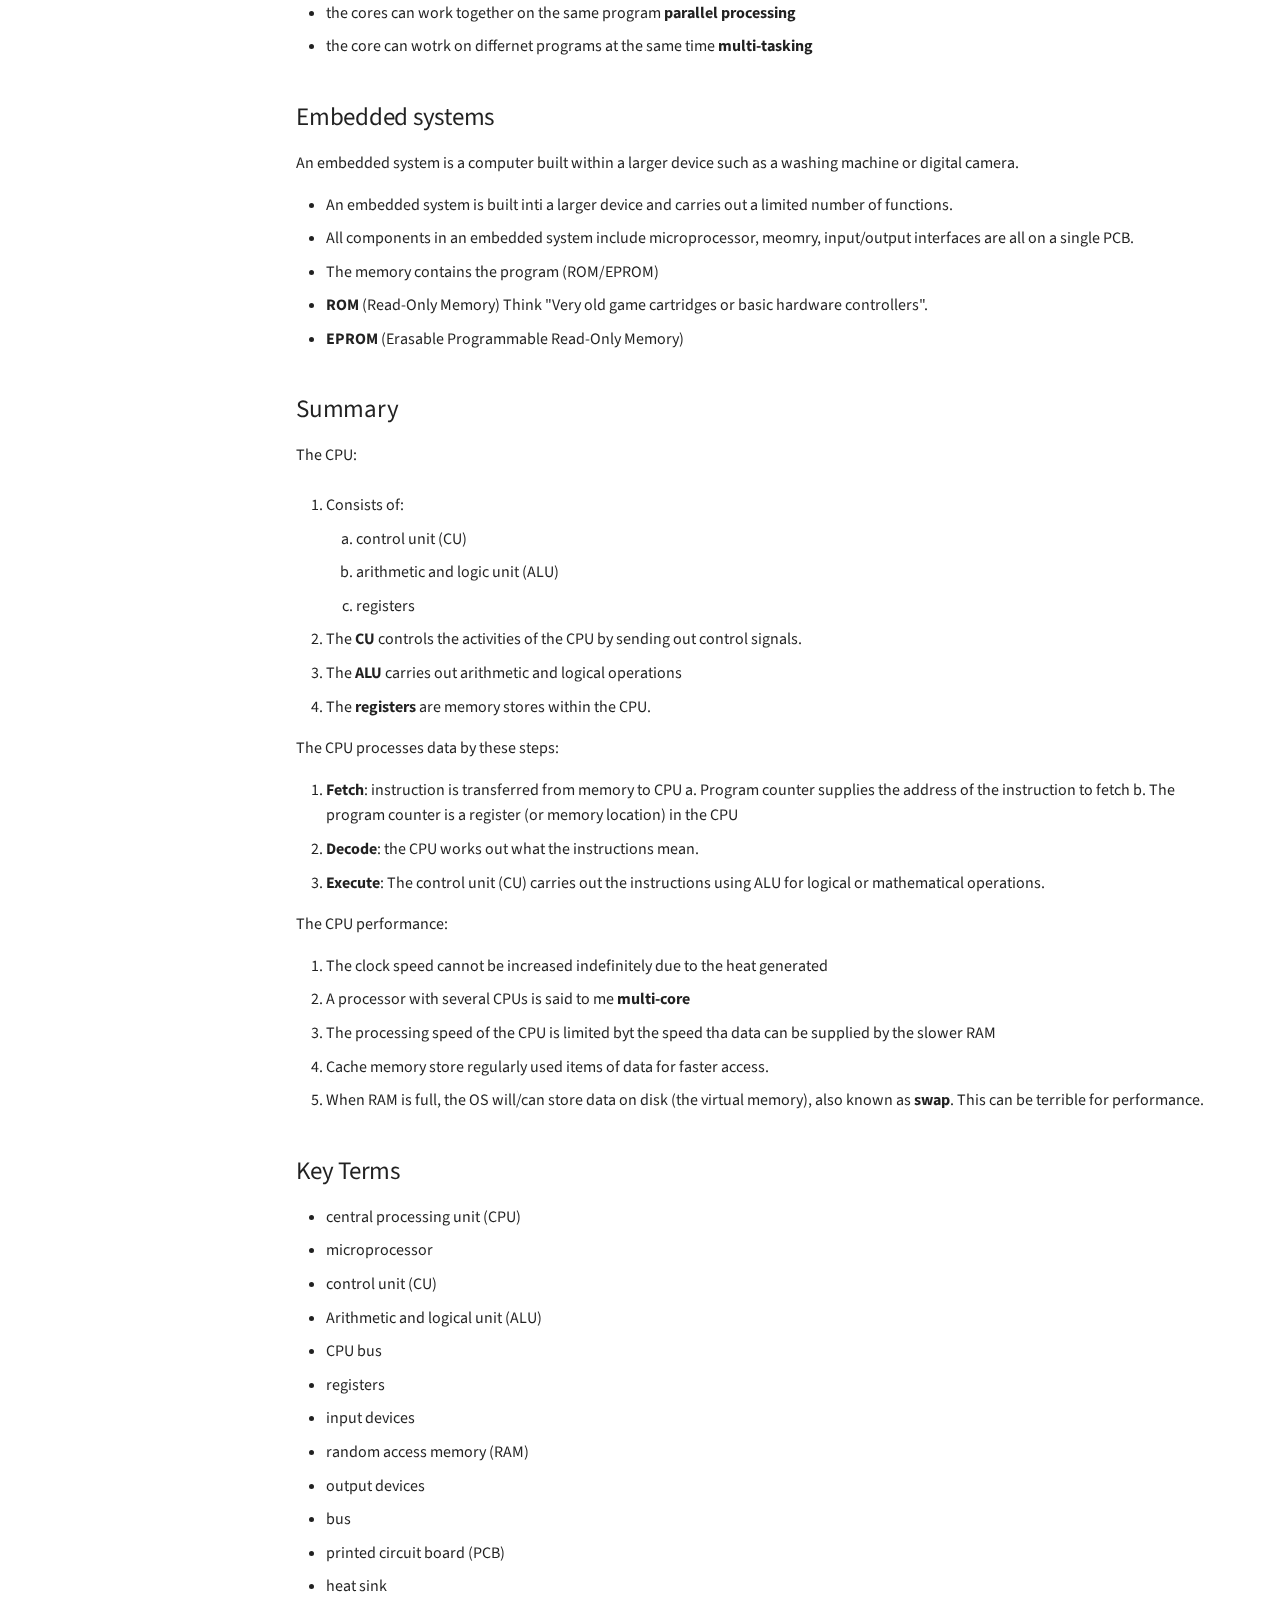
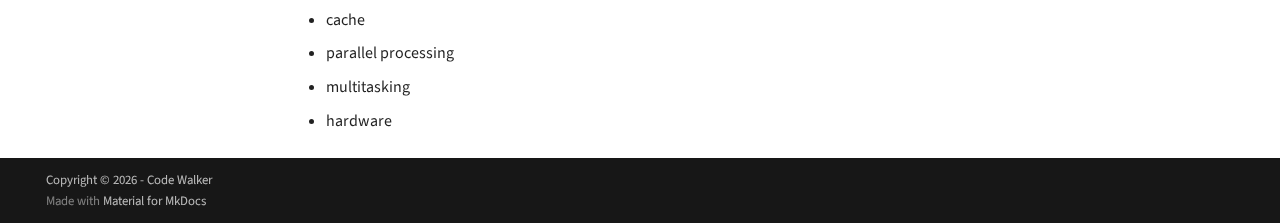
<file: site/gcse/cpu.html>
<!doctype html>
<html lang="en" class="no-js">
  <head>
    
      <meta charset="utf-8">
      <meta name="viewport" content="width=device-width,initial-scale=1">
      
      
      
        <link rel="canonical" href="https://student.codewalker.co.uk/gcse/cpu.html">
      
      
        <link rel="prev" href="../index.html">
      
      
        <link rel="next" href="cpu_test_blank.html">
      
      
        
      
      
      <link rel="icon" href="../img/favicon.ico">
      <meta name="generator" content="mkdocs-1.6.1, mkdocs-material-9.7.1">
    
    
      
        <title>CPU - Computer Student</title>
      
    
    
      <link rel="stylesheet" href="../assets/stylesheets/main.484c7ddc.min.css">
      
        
        <link rel="stylesheet" href="../assets/stylesheets/palette.ab4e12ef.min.css">
      
      


    
    
      
    
    
      
        
        
        <link rel="preconnect" href="https://fonts.gstatic.com" crossorigin>
        <link rel="stylesheet" href="https://fonts.googleapis.com/css?family=Source+Sans+Pro:300,300i,400,400i,700,700i%7CRoboto+Mono:400,400i,700,700i&display=fallback">
        <style>:root{--md-text-font:"Source Sans Pro";--md-code-font:"Roboto Mono"}</style>
      
    
    
      <link rel="stylesheet" href="../style.css">
    
    <script>__md_scope=new URL("..",location),__md_hash=e=>[...e].reduce(((e,_)=>(e<<5)-e+_.charCodeAt(0)),0),__md_get=(e,_=localStorage,t=__md_scope)=>JSON.parse(_.getItem(t.pathname+"."+e)),__md_set=(e,_,t=localStorage,a=__md_scope)=>{try{t.setItem(a.pathname+"."+e,JSON.stringify(_))}catch(e){}}</script>
    
      

    
    
  </head>
  
  
    
    
    
    
    
    <body dir="ltr" data-md-color-scheme="default" data-md-color-primary="black" data-md-color-accent="indigo">
  
    
    <input class="md-toggle" data-md-toggle="drawer" type="checkbox" id="__drawer" autocomplete="off">
    <input class="md-toggle" data-md-toggle="search" type="checkbox" id="__search" autocomplete="off">
    <label class="md-overlay" for="__drawer"></label>
    <div data-md-component="skip">
      
        
        <a href="#the-central-processing-unit" class="md-skip">
          Skip to content
        </a>
      
    </div>
    <div data-md-component="announce">
      
    </div>
    
    
      

  

<header class="md-header md-header--shadow md-header--lifted" data-md-component="header">
  <nav class="md-header__inner md-grid" aria-label="Header">
    <a href="https://student.codewalker.co.uk" title="Computer Student" class="md-header__button md-logo" aria-label="Computer Student" data-md-component="logo">
      
  <img src="../img/logo.png" alt="logo">

    </a>
    <label class="md-header__button md-icon" for="__drawer">
      
      <svg xmlns="http://www.w3.org/2000/svg" viewBox="0 0 24 24"><path d="M3 6h18v2H3zm0 5h18v2H3zm0 5h18v2H3z"/></svg>
    </label>
    <div class="md-header__title" data-md-component="header-title">
      <div class="md-header__ellipsis">
        <div class="md-header__topic">
          <span class="md-ellipsis">
            Computer Student
          </span>
        </div>
        <div class="md-header__topic" data-md-component="header-topic">
          <span class="md-ellipsis">
            
              CPU
            
          </span>
        </div>
      </div>
    </div>
    
      
    
    
    
    
      
      
        <label class="md-header__button md-icon" for="__search">
          
          <svg xmlns="http://www.w3.org/2000/svg" viewBox="0 0 24 24"><path d="M9.5 3A6.5 6.5 0 0 1 16 9.5c0 1.61-.59 3.09-1.56 4.23l.27.27h.79l5 5-1.5 1.5-5-5v-.79l-.27-.27A6.52 6.52 0 0 1 9.5 16 6.5 6.5 0 0 1 3 9.5 6.5 6.5 0 0 1 9.5 3m0 2C7 5 5 7 5 9.5S7 14 9.5 14 14 12 14 9.5 12 5 9.5 5"/></svg>
        </label>
        <div class="md-search" data-md-component="search" role="dialog">
  <label class="md-search__overlay" for="__search"></label>
  <div class="md-search__inner" role="search">
    <form class="md-search__form" name="search">
      <input type="text" class="md-search__input" name="query" aria-label="Search" placeholder="Search" autocapitalize="off" autocorrect="off" autocomplete="off" spellcheck="false" data-md-component="search-query" required>
      <label class="md-search__icon md-icon" for="__search">
        
        <svg xmlns="http://www.w3.org/2000/svg" viewBox="0 0 24 24"><path d="M9.5 3A6.5 6.5 0 0 1 16 9.5c0 1.61-.59 3.09-1.56 4.23l.27.27h.79l5 5-1.5 1.5-5-5v-.79l-.27-.27A6.52 6.52 0 0 1 9.5 16 6.5 6.5 0 0 1 3 9.5 6.5 6.5 0 0 1 9.5 3m0 2C7 5 5 7 5 9.5S7 14 9.5 14 14 12 14 9.5 12 5 9.5 5"/></svg>
        
        <svg xmlns="http://www.w3.org/2000/svg" viewBox="0 0 24 24"><path d="M20 11v2H8l5.5 5.5-1.42 1.42L4.16 12l7.92-7.92L13.5 5.5 8 11z"/></svg>
      </label>
      <nav class="md-search__options" aria-label="Search">
        
        <button type="reset" class="md-search__icon md-icon" title="Clear" aria-label="Clear" tabindex="-1">
          
          <svg xmlns="http://www.w3.org/2000/svg" viewBox="0 0 24 24"><path d="M19 6.41 17.59 5 12 10.59 6.41 5 5 6.41 10.59 12 5 17.59 6.41 19 12 13.41 17.59 19 19 17.59 13.41 12z"/></svg>
        </button>
      </nav>
      
        <div class="md-search__suggest" data-md-component="search-suggest"></div>
      
    </form>
    <div class="md-search__output">
      <div class="md-search__scrollwrap" tabindex="0" data-md-scrollfix>
        <div class="md-search-result" data-md-component="search-result">
          <div class="md-search-result__meta">
            Initializing search
          </div>
          <ol class="md-search-result__list" role="presentation"></ol>
        </div>
      </div>
    </div>
  </div>
</div>
      
    
    
  </nav>
  
    
      
<nav class="md-tabs" aria-label="Tabs" data-md-component="tabs">
  <div class="md-grid">
    <ul class="md-tabs__list">
      
        
  
  
  
  
    <li class="md-tabs__item">
      <a href="../index.html" class="md-tabs__link">
        
  
  
    
  
  Welcome

      </a>
    </li>
  

      
        
  
  
  
    
  
  
    
    
      <li class="md-tabs__item md-tabs__item--active">
        <a href="cpu.html" class="md-tabs__link">
          
  
  
    
  
  GCSE

        </a>
      </li>
    
  

      
        
  
  
  
  
    
    
      <li class="md-tabs__item">
        <a href="../appendix/linuxcmds.html" class="md-tabs__link">
          
  
  
    
  
  Appendix

        </a>
      </li>
    
  

      
    </ul>
  </div>
</nav>
    
  
</header>
    
    <div class="md-container" data-md-component="container">
      
      
        
      
      <main class="md-main" data-md-component="main">
        <div class="md-main__inner md-grid">
          
            
              
              <div class="md-sidebar md-sidebar--primary" data-md-component="sidebar" data-md-type="navigation" >
                <div class="md-sidebar__scrollwrap">
                  <div class="md-sidebar__inner">
                    


  


  

<nav class="md-nav md-nav--primary md-nav--lifted md-nav--integrated" aria-label="Navigation" data-md-level="0">
  <label class="md-nav__title" for="__drawer">
    <a href="https://student.codewalker.co.uk" title="Computer Student" class="md-nav__button md-logo" aria-label="Computer Student" data-md-component="logo">
      
  <img src="../img/logo.png" alt="logo">

    </a>
    Computer Student
  </label>
  
  <ul class="md-nav__list" data-md-scrollfix>
    
      
      
  
  
  
  
    <li class="md-nav__item">
      <a href="../index.html" class="md-nav__link">
        
  
  
  <span class="md-ellipsis">
    
  
    Welcome
  

    
  </span>
  
  

      </a>
    </li>
  

    
      
      
  
  
    
  
  
  
    
    
      
        
      
        
      
        
      
    
    
    
      
        
        
      
      
    
    
    <li class="md-nav__item md-nav__item--active md-nav__item--section md-nav__item--nested">
      
        
        
        <input class="md-nav__toggle md-toggle " type="checkbox" id="__nav_2" checked>
        
          
          <label class="md-nav__link" for="__nav_2" id="__nav_2_label" tabindex="">
            
  
  
  <span class="md-ellipsis">
    
  
    GCSE
  

    
  </span>
  
  

            <span class="md-nav__icon md-icon"></span>
          </label>
        
        <nav class="md-nav" data-md-level="1" aria-labelledby="__nav_2_label" aria-expanded="true">
          <label class="md-nav__title" for="__nav_2">
            <span class="md-nav__icon md-icon"></span>
            
  
    GCSE
  

          </label>
          <ul class="md-nav__list" data-md-scrollfix>
            
              
                
  
  
    
  
  
  
    <li class="md-nav__item md-nav__item--active">
      
      <input class="md-nav__toggle md-toggle" type="checkbox" id="__toc">
      
      
        
      
      
        <label class="md-nav__link md-nav__link--active" for="__toc">
          
  
  
  <span class="md-ellipsis">
    
  
    CPU
  

    
  </span>
  
  

          <span class="md-nav__icon md-icon"></span>
        </label>
      
      <a href="cpu.html" class="md-nav__link md-nav__link--active">
        
  
  
  <span class="md-ellipsis">
    
  
    CPU
  

    
  </span>
  
  

      </a>
      
        

<nav class="md-nav md-nav--secondary" aria-label="Table of contents">
  
  
  
    
  
  
    <label class="md-nav__title" for="__toc">
      <span class="md-nav__icon md-icon"></span>
      Table of contents
    </label>
    <ul class="md-nav__list" data-md-component="toc" data-md-scrollfix>
      
        <li class="md-nav__item">
  <a href="#cpu" class="md-nav__link">
    <span class="md-ellipsis">
      
        CPU
      
    </span>
  </a>
  
    <nav class="md-nav" aria-label="CPU">
      <ul class="md-nav__list">
        
          <li class="md-nav__item">
  <a href="#buses" class="md-nav__link">
    <span class="md-ellipsis">
      
        Buses
      
    </span>
  </a>
  
</li>
        
          <li class="md-nav__item">
  <a href="#executing-instructions" class="md-nav__link">
    <span class="md-ellipsis">
      
        Executing instructions
      
    </span>
  </a>
  
</li>
        
          <li class="md-nav__item">
  <a href="#fetch" class="md-nav__link">
    <span class="md-ellipsis">
      
        Fetch
      
    </span>
  </a>
  
</li>
        
          <li class="md-nav__item">
  <a href="#execute" class="md-nav__link">
    <span class="md-ellipsis">
      
        Execute
      
    </span>
  </a>
  
</li>
        
      </ul>
    </nav>
  
</li>
      
        <li class="md-nav__item">
  <a href="#components-of-cpu" class="md-nav__link">
    <span class="md-ellipsis">
      
        Components of CPU
      
    </span>
  </a>
  
    <nav class="md-nav" aria-label="Components of CPU">
      <ul class="md-nav__list">
        
          <li class="md-nav__item">
  <a href="#registers" class="md-nav__link">
    <span class="md-ellipsis">
      
        Registers
      
    </span>
  </a>
  
</li>
        
      </ul>
    </nav>
  
</li>
      
        <li class="md-nav__item">
  <a href="#cpu-performance" class="md-nav__link">
    <span class="md-ellipsis">
      
        CPU Performance
      
    </span>
  </a>
  
    <nav class="md-nav" aria-label="CPU Performance">
      <ul class="md-nav__list">
        
          <li class="md-nav__item">
  <a href="#clock-speed" class="md-nav__link">
    <span class="md-ellipsis">
      
        Clock speed
      
    </span>
  </a>
  
</li>
        
          <li class="md-nav__item">
  <a href="#number-of-cores" class="md-nav__link">
    <span class="md-ellipsis">
      
        Number of cores
      
    </span>
  </a>
  
</li>
        
          <li class="md-nav__item">
  <a href="#cache-size" class="md-nav__link">
    <span class="md-ellipsis">
      
        Cache size
      
    </span>
  </a>
  
</li>
        
      </ul>
    </nav>
  
</li>
      
        <li class="md-nav__item">
  <a href="#embedded-systems" class="md-nav__link">
    <span class="md-ellipsis">
      
        Embedded systems
      
    </span>
  </a>
  
</li>
      
        <li class="md-nav__item">
  <a href="#summary" class="md-nav__link">
    <span class="md-ellipsis">
      
        Summary
      
    </span>
  </a>
  
</li>
      
        <li class="md-nav__item">
  <a href="#key-terms" class="md-nav__link">
    <span class="md-ellipsis">
      
        Key Terms
      
    </span>
  </a>
  
</li>
      
    </ul>
  
</nav>
      
    </li>
  

              
            
              
                
  
  
  
  
    <li class="md-nav__item">
      <a href="cpu_test_blank.html" class="md-nav__link">
        
  
  
  <span class="md-ellipsis">
    
  
    CPU Quiz
  

    
  </span>
  
  

      </a>
    </li>
  

              
            
              
                
  
  
  
  
    <li class="md-nav__item">
      <a href="cpu_test_answer.html" class="md-nav__link">
        
  
  
  <span class="md-ellipsis">
    
  
    CPU Answers
  

    
  </span>
  
  

      </a>
    </li>
  

              
            
          </ul>
        </nav>
      
    </li>
  

    
      
      
  
  
  
  
    
    
      
        
      
    
    
    
      
      
    
    
    <li class="md-nav__item md-nav__item--nested">
      
        
        
        <input class="md-nav__toggle md-toggle " type="checkbox" id="__nav_3" >
        
          
          <label class="md-nav__link" for="__nav_3" id="__nav_3_label" tabindex="0">
            
  
  
  <span class="md-ellipsis">
    
  
    Appendix
  

    
  </span>
  
  

            <span class="md-nav__icon md-icon"></span>
          </label>
        
        <nav class="md-nav" data-md-level="1" aria-labelledby="__nav_3_label" aria-expanded="false">
          <label class="md-nav__title" for="__nav_3">
            <span class="md-nav__icon md-icon"></span>
            
  
    Appendix
  

          </label>
          <ul class="md-nav__list" data-md-scrollfix>
            
              
                
  
  
  
  
    <li class="md-nav__item">
      <a href="../appendix/linuxcmds.html" class="md-nav__link">
        
  
  
  <span class="md-ellipsis">
    
  
    Local TLS Certificates
  

    
  </span>
  
  

      </a>
    </li>
  

              
            
          </ul>
        </nav>
      
    </li>
  

    
  </ul>
</nav>
                  </div>
                </div>
              </div>
            
            
          
          
            <div class="md-content" data-md-component="content">
              
              <article class="md-content__inner md-typeset">
                
                  



<h1 id="the-central-processing-unit">The central processing unit</h1>
<h2 id="cpu"><strong>CPU</strong></h2>
<ul>
<li>The <strong>central processing unit (CPU)</strong> is responsible for executing the instructions given to it via a program.</li>
</ul>
<blockquote>
<p><strong>microprocessor dependencies:</strong></p>
<ul>
<li>to allow users to input instructions</li>
<li>transfer the instructions to carry them out</li>
<li>carry out the command (execute) </li>
</ul>
</blockquote>
<h3 id="buses"><strong>Buses</strong></h3>
<ul>
<li>A bus is a collection of "wires" or tracks on a printed circuit board (PCB) that carry signals or communications between the various components.</li>
<li>The <strong>Control Bus</strong> connects the <strong>control unit (CU)</strong> with other components.</li>
</ul>
<blockquote>
<p><strong>buses:</strong></p>
<ul>
<li>Control bus -&gt; "instructions"</li>
<li>Data bus -&gt; CPU/RAM</li>
<li>Address bus</li>
</ul>
</blockquote>
<h3 id="executing-instructions"><strong>Executing instructions</strong></h3>
<ul>
<li>The <strong>von Neumann architecture</strong> works through the <strong>fetch-execute cycle</strong></li>
</ul>
<h3 id="fetch"><strong>Fetch</strong></h3>
<ul>
<li>Fetch part of cycle, instruction &amp; data are moved from RAM to CPU</li>
</ul>
<h3 id="execute"><strong>Execute</strong></h3>
<ul>
<li>The CU decodes/interprets instructions and decides what to perform. Instructions -&gt; ( CPU -&gt; CU/ALU )</li>
</ul>
<h2 id="components-of-cpu"><strong>Components of CPU</strong></h2>
<ul>
<li>ALU (addition/subtraction/multiplication/division/logical gates/comparisons)</li>
</ul>
<blockquote>
<p><strong>components:</strong></p>
<ul>
<li>ALU (<strong>Arithmetic Logic Unit</strong>)</li>
<li>The control unit (<strong>clock &amp; decoder</strong>)</li>
<li>The clock (one instruction per pulse of the clock)</li>
<li>The decoder (Instructions to binary)</li>
<li>Registers (stroage location within the CPU itself)</li>
</ul>
</blockquote>
<h3 id="registers"><strong>Registers</strong></h3>
<ul>
<li>the accumulator (A or ACC)</li>
<li>the program counter (PC)</li>
<li>the memory address register (MAR)</li>
<li>the memory data register (MDR) or memory buffer register (MBR)</li>
</ul>
<h2 id="cpu-performance"><strong>CPU Performance</strong></h2>
<h3 id="clock-speed"><strong>Clock speed</strong></h3>
<ul>
<li>The rate at which instructions are processed.</li>
<li>microprocessors generate large amounts of heat, which increases with clock speed.</li>
<li>Overclocking is the process of increasing the clock speed beyond manufacture recommendations, which can cause damage to CPU.</li>
<li>Clock speeds of 9Gz require cooling by liquid nitrogen!</li>
</ul>
<h3 id="number-of-cores"><strong>Number of cores</strong></h3>
<p><strong>multi-core</strong> processors essential are multiple processors within one CPU, each has its own L1,L2 and L3 cache and can work independently. The ability for a CPU to process multiple instructions is called <strong>Multi-core Processing</strong>.</p>
<p>In the context of processing, <strong>Asynchronous</strong> (often shortened to "<strong>async</strong>") refers to a method of execution where a task can start, run in the background, and finish later without making the CPU wait around for it.</p>
<h3 id="cache-size"><strong>Cache size</strong></h3>
<ul>
<li>Bottlenecks occur when one component cannot work as fast as another, and hinders progress.</li>
<li>In the <strong>fetch-execute</strong> cycle this is caused by bottleneck between the CPU and RAM.</li>
<li>CPU to/from RAM is quicker that RAM to/from DISK, but data buses are far slower than the inner working of the CPU itself.</li>
</ul>
<p>The solution is to use much faster memory very close or with the CPU, this is called <strong>cache</strong>.</p>
<ul>
<li><strong>data caches</strong> are <strong>read/write</strong></li>
<li>
<p><strong>instruction caches</strong> are <strong>read only</strong></p>
</li>
<li>
<p><strong>RAM</strong> - Dynamic random-access memory (<strong>DRAM</strong>) </p>
</li>
<li>
<p><strong>cache</strong> - Static Random Access Memory (<strong>SRAM</strong>)</p>
</li>
<li>
<p><strong>Caches</strong> are located on the processor chip, the fastest is <strong>Level 1</strong> (L1), followed by <strong>Level 2</strong> (L2) and <strong>Level 3</strong> (L3).</p>
</li>
</ul>
<p><strong>Bonus Info</strong>:</p>
<p><em>The "Waiter" Analogy</em></p>
<p>To understand the difference between synchronous and asynchronous, imagine a restaurant:</p>
<p><strong>Synchronous (Blocking)</strong>: A waiter takes your order, goes to the kitchen, and stands there staring at the chef until the food is ready. Only then does he bring it to you and move on to the next customer. The waiter is "blocked" and useless during the wait.</p>
<p><strong>Asynchronous (Non-blocking)</strong>: A waiter takes your order, hands the ticket to the kitchen, and immediately goes to serve other tables. When the food is ready, a bell rings, and the waiter returns to pick it up. He stayed productive the whole time.</p>
<p><strong>Asynchronous programming</strong> is a way for software to be more efficient, even on a single core, <strong>but it works beautifully with multi-core systems</strong>.</p>
<ul>
<li>Async vs. Parallelism</li>
</ul>
<p>People often confuse these two, but they aren't the same thing:</p>
<table>
<thead>
<tr>
<th>Feature</th>
<th>Parallelism (Multi-core)</th>
<th>Asynchrony (Async)</th>
</tr>
</thead>
<tbody>
<tr>
<td>Goal</td>
<td>Speed (doing things at the same time).</td>
<td>Responsiveness (not waiting for one thing to finish).</td>
</tr>
<tr>
<td>Hardware</td>
<td>Requires multiple cores/processors.</td>
<td>Can happen on a single core.</td>
</tr>
<tr>
<td>Focus</td>
<td>Solving a math problem faster.</td>
<td>Handling "I/O" (waiting for internet, disks, or user input).</td>
</tr>
</tbody>
</table>
<p><strong>multi-core processors</strong>: </p>
<ul>
<li>the cores can work together on the same program <strong>parallel processing</strong></li>
<li>the core can wotrk on differnet programs at the same time <strong>multi-tasking</strong></li>
</ul>
<h2 id="embedded-systems"><strong>Embedded systems</strong></h2>
<p>An embedded system is a computer built within a larger device such as a washing machine or digital camera. </p>
<ul>
<li>An embedded system is built inti a larger device and carries out a limited number of functions.</li>
<li>All components in an embedded system include microprocessor, meomry, input/output interfaces are all on a single PCB.</li>
<li>
<p>The memory contains the program (ROM/EPROM)</p>
</li>
<li>
<p><strong>ROM</strong> (Read-Only Memory) Think "Very old game cartridges or basic hardware controllers".</p>
</li>
<li><strong>EPROM</strong> (Erasable Programmable Read-Only Memory)</li>
</ul>
<h2 id="summary"><strong>Summary</strong></h2>
<p>The CPU:</p>
<ol>
<li>
<p>Consists of:</p>
<ol>
<li>control unit (CU)</li>
<li>arithmetic and logic unit (ALU)</li>
<li>registers</li>
</ol>
</li>
<li>
<p>The <strong>CU</strong> controls the activities of the CPU by sending out control signals.</p>
</li>
<li>The <strong>ALU</strong> carries out arithmetic and logical operations</li>
<li>The <strong>registers</strong> are memory stores within the CPU.</li>
</ol>
<p>The CPU processes data by these steps:</p>
<ol>
<li><strong>Fetch</strong>: instruction is transferred from memory to CPU
    a. Program counter supplies the address of the instruction to fetch
    b. The program counter is a register (or memory location) in the CPU</li>
<li><strong>Decode</strong>: the CPU works out what the instructions mean.</li>
<li><strong>Execute</strong>: The control unit (CU) carries out the instructions using ALU for logical or mathematical operations.</li>
</ol>
<p>The CPU performance:</p>
<ol>
<li>The clock speed cannot be increased indefinitely due to the heat generated</li>
<li>A processor with several CPUs is said to me <strong>multi-core</strong></li>
<li>The processing speed of the CPU is limited byt the speed tha data can be supplied by the slower RAM</li>
<li>Cache memory store regularly used items of data for faster access.</li>
<li>When RAM is full, the OS will/can store data on disk (the virtual memory), also known as <strong>swap</strong>. This can be terrible for performance.</li>
</ol>
<h2 id="key-terms"><strong>Key Terms</strong></h2>
<ul>
<li>central processing unit (CPU)</li>
<li>microprocessor</li>
<li>control unit (CU)</li>
<li>Arithmetic and logical unit (ALU)</li>
<li>CPU bus</li>
<li>registers</li>
<li>input devices</li>
<li>random access memory (RAM)</li>
<li>output devices</li>
<li>bus</li>
<li>printed circuit board (PCB)</li>
<li>heat sink</li>
<li>cache</li>
<li>parallel processing</li>
<li>multitasking</li>
<li>hardware</li>
</ul>












                
              </article>
            </div>
          
          
<script>var target=document.getElementById(location.hash.slice(1));target&&target.name&&(target.checked=target.name.startsWith("__tabbed_"))</script>
        </div>
        
      </main>
      
        <footer class="md-footer">
  
  <div class="md-footer-meta md-typeset">
    <div class="md-footer-meta__inner md-grid">
      <div class="md-copyright">
  
    <div class="md-copyright__highlight">
      Copyright &copy; 2026 - Code Walker
    </div>
  
  
    Made with
    <a href="https://squidfunk.github.io/mkdocs-material/" target="_blank" rel="noopener">
      Material for MkDocs
    </a>
  
</div>
      
    </div>
  </div>
</footer>
      
    </div>
    <div class="md-dialog" data-md-component="dialog">
      <div class="md-dialog__inner md-typeset"></div>
    </div>
    
    
    
      
      
      <script id="__config" type="application/json">{"annotate": null, "base": "..", "features": ["search.suggest", "content.code.copy", "content.code.select", "content.code.annotate", "navigation.tabs", "navigation.tabs.sticky", "navigation.indexes", "toc.integrate", "toc.follow"], "search": "../assets/javascripts/workers/search.2c215733.min.js", "tags": null, "translations": {"clipboard.copied": "Copied to clipboard", "clipboard.copy": "Copy to clipboard", "search.result.more.one": "1 more on this page", "search.result.more.other": "# more on this page", "search.result.none": "No matching documents", "search.result.one": "1 matching document", "search.result.other": "# matching documents", "search.result.placeholder": "Type to start searching", "search.result.term.missing": "Missing", "select.version": "Select version"}, "version": null}</script>
    
    
      <script src="../assets/javascripts/bundle.79ae519e.min.js"></script>
      
    
  </body>
</html>
</file>
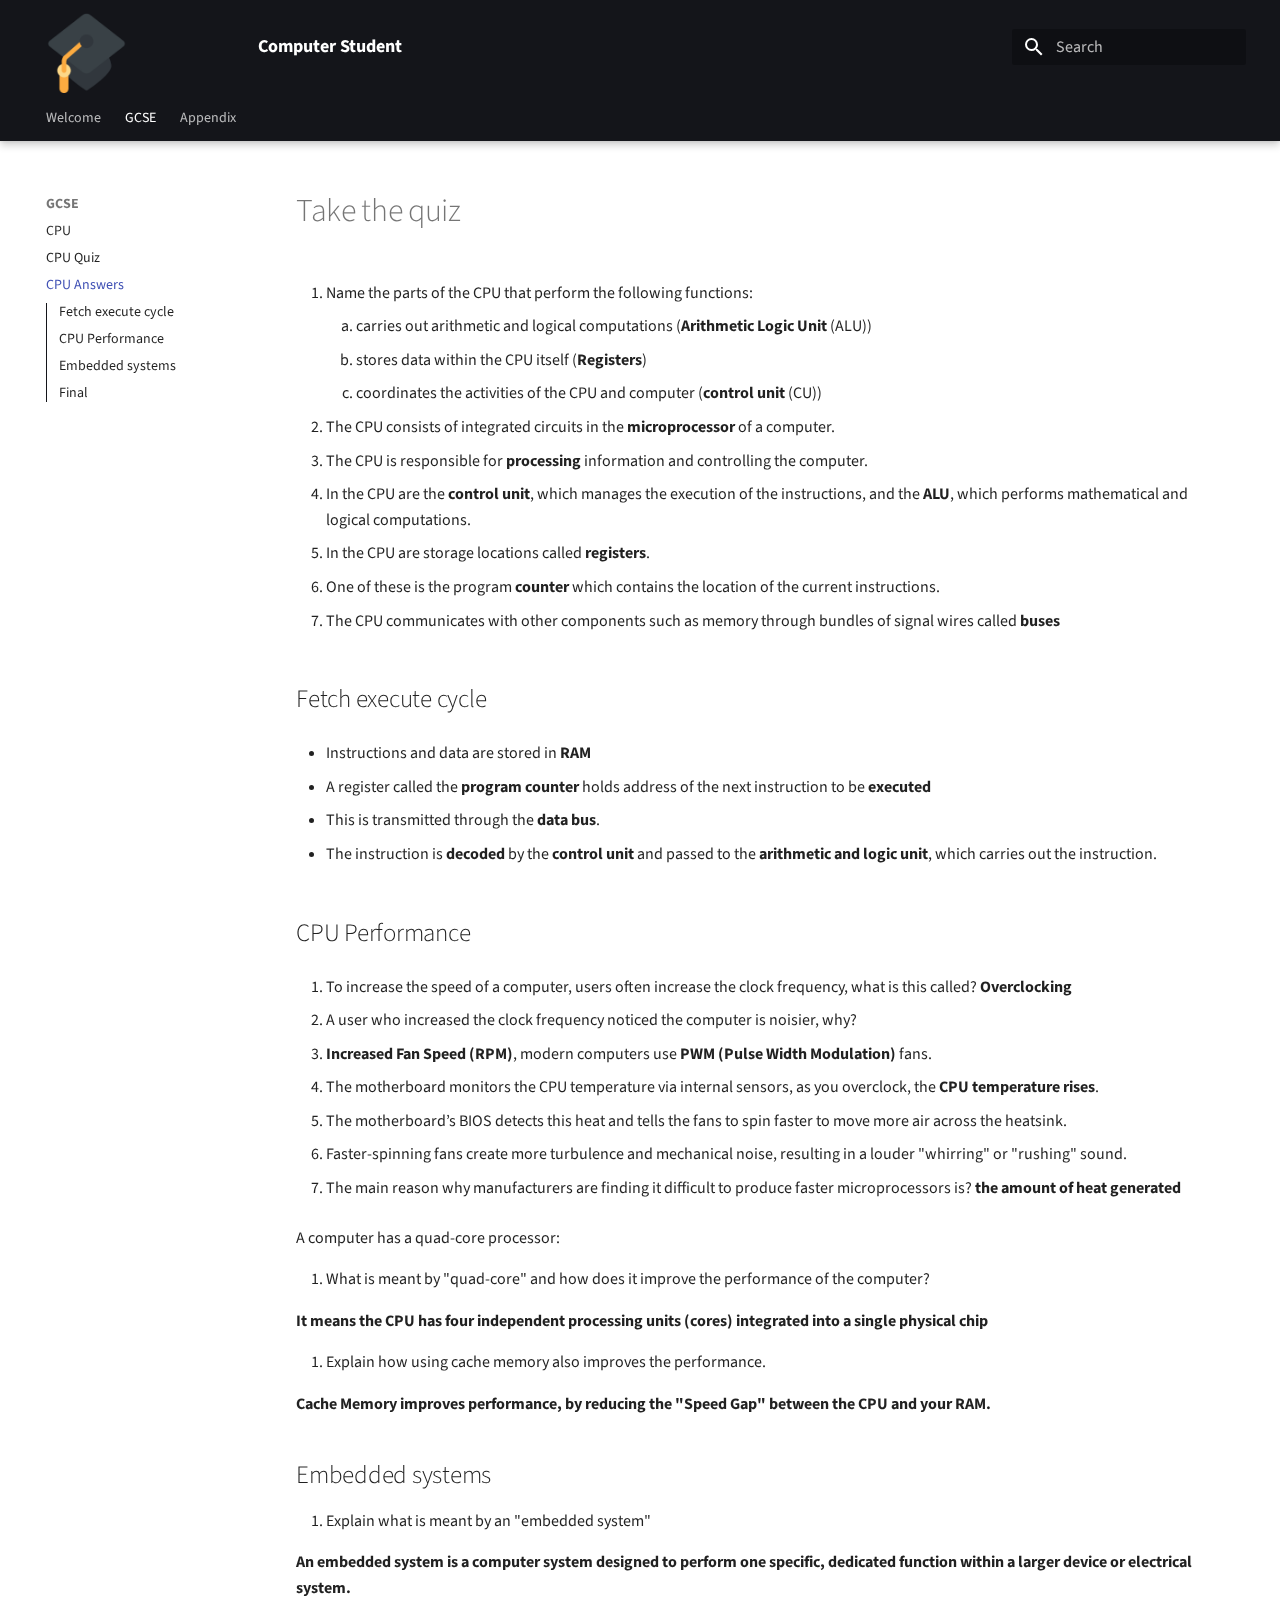
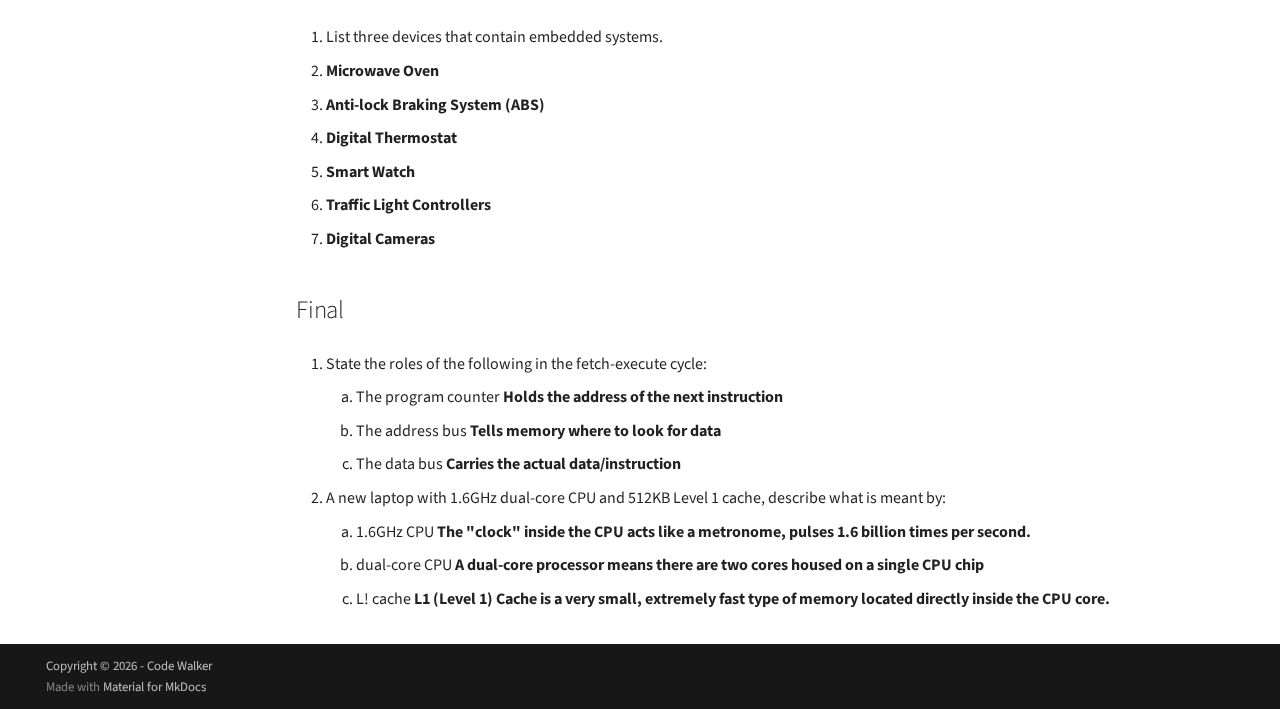
<file: site/gcse/cpu_test_answer.html>
<!doctype html>
<html lang="en" class="no-js">
  <head>
    
      <meta charset="utf-8">
      <meta name="viewport" content="width=device-width,initial-scale=1">
      
      
      
        <link rel="canonical" href="https://student.codewalker.co.uk/gcse/cpu_test_answer.html">
      
      
        <link rel="prev" href="cpu_test_blank.html">
      
      
        <link rel="next" href="../appendix/linuxcmds.html">
      
      
        
      
      
      <link rel="icon" href="../img/favicon.ico">
      <meta name="generator" content="mkdocs-1.6.1, mkdocs-material-9.7.1">
    
    
      
        <title>CPU Answers - Computer Student</title>
      
    
    
      <link rel="stylesheet" href="../assets/stylesheets/main.484c7ddc.min.css">
      
        
        <link rel="stylesheet" href="../assets/stylesheets/palette.ab4e12ef.min.css">
      
      


    
    
      
    
    
      
        
        
        <link rel="preconnect" href="https://fonts.gstatic.com" crossorigin>
        <link rel="stylesheet" href="https://fonts.googleapis.com/css?family=Source+Sans+Pro:300,300i,400,400i,700,700i%7CRoboto+Mono:400,400i,700,700i&display=fallback">
        <style>:root{--md-text-font:"Source Sans Pro";--md-code-font:"Roboto Mono"}</style>
      
    
    
      <link rel="stylesheet" href="../style.css">
    
    <script>__md_scope=new URL("..",location),__md_hash=e=>[...e].reduce(((e,_)=>(e<<5)-e+_.charCodeAt(0)),0),__md_get=(e,_=localStorage,t=__md_scope)=>JSON.parse(_.getItem(t.pathname+"."+e)),__md_set=(e,_,t=localStorage,a=__md_scope)=>{try{t.setItem(a.pathname+"."+e,JSON.stringify(_))}catch(e){}}</script>
    
      

    
    
  </head>
  
  
    
    
    
    
    
    <body dir="ltr" data-md-color-scheme="default" data-md-color-primary="black" data-md-color-accent="indigo">
  
    
    <input class="md-toggle" data-md-toggle="drawer" type="checkbox" id="__drawer" autocomplete="off">
    <input class="md-toggle" data-md-toggle="search" type="checkbox" id="__search" autocomplete="off">
    <label class="md-overlay" for="__drawer"></label>
    <div data-md-component="skip">
      
        
        <a href="#take-the-quiz" class="md-skip">
          Skip to content
        </a>
      
    </div>
    <div data-md-component="announce">
      
    </div>
    
    
      

  

<header class="md-header md-header--shadow md-header--lifted" data-md-component="header">
  <nav class="md-header__inner md-grid" aria-label="Header">
    <a href="https://student.codewalker.co.uk" title="Computer Student" class="md-header__button md-logo" aria-label="Computer Student" data-md-component="logo">
      
  <img src="../img/logo.png" alt="logo">

    </a>
    <label class="md-header__button md-icon" for="__drawer">
      
      <svg xmlns="http://www.w3.org/2000/svg" viewBox="0 0 24 24"><path d="M3 6h18v2H3zm0 5h18v2H3zm0 5h18v2H3z"/></svg>
    </label>
    <div class="md-header__title" data-md-component="header-title">
      <div class="md-header__ellipsis">
        <div class="md-header__topic">
          <span class="md-ellipsis">
            Computer Student
          </span>
        </div>
        <div class="md-header__topic" data-md-component="header-topic">
          <span class="md-ellipsis">
            
              CPU Answers
            
          </span>
        </div>
      </div>
    </div>
    
      
    
    
    
    
      
      
        <label class="md-header__button md-icon" for="__search">
          
          <svg xmlns="http://www.w3.org/2000/svg" viewBox="0 0 24 24"><path d="M9.5 3A6.5 6.5 0 0 1 16 9.5c0 1.61-.59 3.09-1.56 4.23l.27.27h.79l5 5-1.5 1.5-5-5v-.79l-.27-.27A6.52 6.52 0 0 1 9.5 16 6.5 6.5 0 0 1 3 9.5 6.5 6.5 0 0 1 9.5 3m0 2C7 5 5 7 5 9.5S7 14 9.5 14 14 12 14 9.5 12 5 9.5 5"/></svg>
        </label>
        <div class="md-search" data-md-component="search" role="dialog">
  <label class="md-search__overlay" for="__search"></label>
  <div class="md-search__inner" role="search">
    <form class="md-search__form" name="search">
      <input type="text" class="md-search__input" name="query" aria-label="Search" placeholder="Search" autocapitalize="off" autocorrect="off" autocomplete="off" spellcheck="false" data-md-component="search-query" required>
      <label class="md-search__icon md-icon" for="__search">
        
        <svg xmlns="http://www.w3.org/2000/svg" viewBox="0 0 24 24"><path d="M9.5 3A6.5 6.5 0 0 1 16 9.5c0 1.61-.59 3.09-1.56 4.23l.27.27h.79l5 5-1.5 1.5-5-5v-.79l-.27-.27A6.52 6.52 0 0 1 9.5 16 6.5 6.5 0 0 1 3 9.5 6.5 6.5 0 0 1 9.5 3m0 2C7 5 5 7 5 9.5S7 14 9.5 14 14 12 14 9.5 12 5 9.5 5"/></svg>
        
        <svg xmlns="http://www.w3.org/2000/svg" viewBox="0 0 24 24"><path d="M20 11v2H8l5.5 5.5-1.42 1.42L4.16 12l7.92-7.92L13.5 5.5 8 11z"/></svg>
      </label>
      <nav class="md-search__options" aria-label="Search">
        
        <button type="reset" class="md-search__icon md-icon" title="Clear" aria-label="Clear" tabindex="-1">
          
          <svg xmlns="http://www.w3.org/2000/svg" viewBox="0 0 24 24"><path d="M19 6.41 17.59 5 12 10.59 6.41 5 5 6.41 10.59 12 5 17.59 6.41 19 12 13.41 17.59 19 19 17.59 13.41 12z"/></svg>
        </button>
      </nav>
      
        <div class="md-search__suggest" data-md-component="search-suggest"></div>
      
    </form>
    <div class="md-search__output">
      <div class="md-search__scrollwrap" tabindex="0" data-md-scrollfix>
        <div class="md-search-result" data-md-component="search-result">
          <div class="md-search-result__meta">
            Initializing search
          </div>
          <ol class="md-search-result__list" role="presentation"></ol>
        </div>
      </div>
    </div>
  </div>
</div>
      
    
    
  </nav>
  
    
      
<nav class="md-tabs" aria-label="Tabs" data-md-component="tabs">
  <div class="md-grid">
    <ul class="md-tabs__list">
      
        
  
  
  
  
    <li class="md-tabs__item">
      <a href="../index.html" class="md-tabs__link">
        
  
  
    
  
  Welcome

      </a>
    </li>
  

      
        
  
  
  
    
  
  
    
    
      <li class="md-tabs__item md-tabs__item--active">
        <a href="cpu.html" class="md-tabs__link">
          
  
  
    
  
  GCSE

        </a>
      </li>
    
  

      
        
  
  
  
  
    
    
      <li class="md-tabs__item">
        <a href="../appendix/linuxcmds.html" class="md-tabs__link">
          
  
  
    
  
  Appendix

        </a>
      </li>
    
  

      
    </ul>
  </div>
</nav>
    
  
</header>
    
    <div class="md-container" data-md-component="container">
      
      
        
      
      <main class="md-main" data-md-component="main">
        <div class="md-main__inner md-grid">
          
            
              
              <div class="md-sidebar md-sidebar--primary" data-md-component="sidebar" data-md-type="navigation" >
                <div class="md-sidebar__scrollwrap">
                  <div class="md-sidebar__inner">
                    


  


  

<nav class="md-nav md-nav--primary md-nav--lifted md-nav--integrated" aria-label="Navigation" data-md-level="0">
  <label class="md-nav__title" for="__drawer">
    <a href="https://student.codewalker.co.uk" title="Computer Student" class="md-nav__button md-logo" aria-label="Computer Student" data-md-component="logo">
      
  <img src="../img/logo.png" alt="logo">

    </a>
    Computer Student
  </label>
  
  <ul class="md-nav__list" data-md-scrollfix>
    
      
      
  
  
  
  
    <li class="md-nav__item">
      <a href="../index.html" class="md-nav__link">
        
  
  
  <span class="md-ellipsis">
    
  
    Welcome
  

    
  </span>
  
  

      </a>
    </li>
  

    
      
      
  
  
    
  
  
  
    
    
      
        
      
        
      
        
      
    
    
    
      
        
        
      
      
    
    
    <li class="md-nav__item md-nav__item--active md-nav__item--section md-nav__item--nested">
      
        
        
        <input class="md-nav__toggle md-toggle " type="checkbox" id="__nav_2" checked>
        
          
          <label class="md-nav__link" for="__nav_2" id="__nav_2_label" tabindex="">
            
  
  
  <span class="md-ellipsis">
    
  
    GCSE
  

    
  </span>
  
  

            <span class="md-nav__icon md-icon"></span>
          </label>
        
        <nav class="md-nav" data-md-level="1" aria-labelledby="__nav_2_label" aria-expanded="true">
          <label class="md-nav__title" for="__nav_2">
            <span class="md-nav__icon md-icon"></span>
            
  
    GCSE
  

          </label>
          <ul class="md-nav__list" data-md-scrollfix>
            
              
                
  
  
  
  
    <li class="md-nav__item">
      <a href="cpu.html" class="md-nav__link">
        
  
  
  <span class="md-ellipsis">
    
  
    CPU
  

    
  </span>
  
  

      </a>
    </li>
  

              
            
              
                
  
  
  
  
    <li class="md-nav__item">
      <a href="cpu_test_blank.html" class="md-nav__link">
        
  
  
  <span class="md-ellipsis">
    
  
    CPU Quiz
  

    
  </span>
  
  

      </a>
    </li>
  

              
            
              
                
  
  
    
  
  
  
    <li class="md-nav__item md-nav__item--active">
      
      <input class="md-nav__toggle md-toggle" type="checkbox" id="__toc">
      
      
        
      
      
        <label class="md-nav__link md-nav__link--active" for="__toc">
          
  
  
  <span class="md-ellipsis">
    
  
    CPU Answers
  

    
  </span>
  
  

          <span class="md-nav__icon md-icon"></span>
        </label>
      
      <a href="cpu_test_answer.html" class="md-nav__link md-nav__link--active">
        
  
  
  <span class="md-ellipsis">
    
  
    CPU Answers
  

    
  </span>
  
  

      </a>
      
        

<nav class="md-nav md-nav--secondary" aria-label="Table of contents">
  
  
  
    
  
  
    <label class="md-nav__title" for="__toc">
      <span class="md-nav__icon md-icon"></span>
      Table of contents
    </label>
    <ul class="md-nav__list" data-md-component="toc" data-md-scrollfix>
      
        <li class="md-nav__item">
  <a href="#fetch-execute-cycle" class="md-nav__link">
    <span class="md-ellipsis">
      
        Fetch execute cycle
      
    </span>
  </a>
  
</li>
      
        <li class="md-nav__item">
  <a href="#cpu-performance" class="md-nav__link">
    <span class="md-ellipsis">
      
        CPU Performance
      
    </span>
  </a>
  
</li>
      
        <li class="md-nav__item">
  <a href="#embedded-systems" class="md-nav__link">
    <span class="md-ellipsis">
      
        Embedded systems
      
    </span>
  </a>
  
</li>
      
        <li class="md-nav__item">
  <a href="#final" class="md-nav__link">
    <span class="md-ellipsis">
      
        Final
      
    </span>
  </a>
  
</li>
      
    </ul>
  
</nav>
      
    </li>
  

              
            
          </ul>
        </nav>
      
    </li>
  

    
      
      
  
  
  
  
    
    
      
        
      
    
    
    
      
      
    
    
    <li class="md-nav__item md-nav__item--nested">
      
        
        
        <input class="md-nav__toggle md-toggle " type="checkbox" id="__nav_3" >
        
          
          <label class="md-nav__link" for="__nav_3" id="__nav_3_label" tabindex="0">
            
  
  
  <span class="md-ellipsis">
    
  
    Appendix
  

    
  </span>
  
  

            <span class="md-nav__icon md-icon"></span>
          </label>
        
        <nav class="md-nav" data-md-level="1" aria-labelledby="__nav_3_label" aria-expanded="false">
          <label class="md-nav__title" for="__nav_3">
            <span class="md-nav__icon md-icon"></span>
            
  
    Appendix
  

          </label>
          <ul class="md-nav__list" data-md-scrollfix>
            
              
                
  
  
  
  
    <li class="md-nav__item">
      <a href="../appendix/linuxcmds.html" class="md-nav__link">
        
  
  
  <span class="md-ellipsis">
    
  
    Local TLS Certificates
  

    
  </span>
  
  

      </a>
    </li>
  

              
            
          </ul>
        </nav>
      
    </li>
  

    
  </ul>
</nav>
                  </div>
                </div>
              </div>
            
            
          
          
            <div class="md-content" data-md-component="content">
              
              <article class="md-content__inner md-typeset">
                
                  



<h1 id="take-the-quiz">Take the quiz</h1>
<ol>
<li>
<p>Name the parts of the CPU that perform the following functions:</p>
<ol>
<li>carries out arithmetic and logical computations                  (<strong>Arithmetic Logic Unit</strong> (ALU))</li>
<li>stores data within the CPU itself                                (<strong>Registers</strong>)</li>
<li>coordinates the activities of the CPU and computer               (<strong>control unit</strong> (CU))</li>
</ol>
</li>
<li>
<p>The CPU consists of integrated circuits in the <strong>microprocessor</strong> of a computer.</p>
</li>
<li>
<p>The CPU is responsible for <strong>processing</strong> information and controlling the computer.</p>
</li>
<li>
<p>In the CPU are the <strong>control unit</strong>, which manages the execution of the instructions, and the <strong>ALU</strong>, which performs mathematical and logical computations.</p>
</li>
<li>
<p>In the CPU are storage locations called <strong>registers</strong>.</p>
</li>
<li>
<p>One of these is the program <strong>counter</strong> which contains the location of the current instructions.</p>
</li>
<li>
<p>The CPU communicates with other components such as memory through bundles of signal wires called <strong>buses</strong></p>
</li>
</ol>
<h2 id="fetch-execute-cycle">Fetch execute cycle</h2>
<ul>
<li>
<p>Instructions and data are stored in <strong>RAM</strong></p>
</li>
<li>
<p>A register called the <strong>program counter</strong> holds address of the next instruction to be <strong>executed</strong></p>
</li>
<li>
<p>This is transmitted through the <strong>data bus</strong>.</p>
</li>
<li>
<p>The instruction is <strong>decoded</strong> by the <strong>control unit</strong> and passed to the <strong>arithmetic and logic unit</strong>, which carries out the instruction. </p>
</li>
</ul>
<h2 id="cpu-performance">CPU Performance</h2>
<ol>
<li>
<p>To increase the speed of a computer, users often increase the clock frequency, what is this called? <strong>Overclocking</strong></p>
</li>
<li>
<p>A user who increased the clock frequency noticed the computer is noisier, why?</p>
</li>
<li>
<p><strong>Increased Fan Speed (RPM)</strong>, modern computers use <strong>PWM (Pulse Width Modulation)</strong> fans. </p>
</li>
<li>The motherboard monitors the CPU temperature via internal sensors, as you overclock, the <strong>CPU temperature rises</strong>.</li>
<li>The motherboard’s BIOS detects this heat and tells the fans to spin faster to move more air across the heatsink.</li>
<li>
<p>Faster-spinning fans create more turbulence and mechanical noise, resulting in a louder "whirring" or "rushing" sound.</p>
</li>
<li>
<p>The main reason why manufacturers are finding it difficult to produce faster microprocessors is? <strong>the amount of heat generated</strong></p>
</li>
</ol>
<p>A computer has a quad-core processor:</p>
<ol>
<li>What is meant by "quad-core" and how does it improve the performance of the computer?</li>
</ol>
<p><strong>It means the CPU has four independent processing units (cores) integrated into a single physical chip</strong></p>
<ol>
<li>Explain how using cache memory also improves the performance.</li>
</ol>
<p><strong>Cache Memory improves performance, by reducing the "Speed Gap" between the CPU and your RAM.</strong></p>
<h2 id="embedded-systems">Embedded systems</h2>
<ol>
<li>Explain what is meant by an "embedded system"</li>
</ol>
<p><strong>An embedded system is a computer system designed to perform one specific, dedicated function within a larger device or electrical system.</strong></p>
<ol>
<li>
<p>List three devices that contain embedded systems.</p>
</li>
<li>
<p><strong>Microwave Oven</strong></p>
</li>
<li><strong>Anti-lock Braking System (ABS)</strong></li>
<li><strong>Digital Thermostat</strong></li>
<li><strong>Smart Watch</strong></li>
<li><strong>Traffic Light Controllers</strong></li>
<li><strong>Digital Cameras</strong></li>
</ol>
<h2 id="final">Final</h2>
<ol>
<li>
<p>State the roles of the following in the fetch-execute cycle:</p>
<ol>
<li>The program counter <strong>Holds the address of the next instruction</strong></li>
<li>The address bus <strong>Tells memory where to look for data</strong></li>
<li>The data bus <strong>Carries the actual data/instruction</strong></li>
</ol>
</li>
<li>
<p>A new laptop with 1.6GHz dual-core CPU and 512KB Level 1 cache, describe what is meant by:</p>
<ol>
<li>1.6GHz CPU <strong>The "clock" inside the CPU acts like a metronome, pulses 1.6 billion times per second.</strong></li>
<li>dual-core CPU <strong>A dual-core processor means there are two cores housed on a single CPU chip</strong></li>
<li>L! cache <strong>L1 (Level 1) Cache is a very small, extremely fast type of memory located directly inside the CPU core.</strong></li>
</ol>
</li>
</ol>












                
              </article>
            </div>
          
          
<script>var target=document.getElementById(location.hash.slice(1));target&&target.name&&(target.checked=target.name.startsWith("__tabbed_"))</script>
        </div>
        
      </main>
      
        <footer class="md-footer">
  
  <div class="md-footer-meta md-typeset">
    <div class="md-footer-meta__inner md-grid">
      <div class="md-copyright">
  
    <div class="md-copyright__highlight">
      Copyright &copy; 2026 - Code Walker
    </div>
  
  
    Made with
    <a href="https://squidfunk.github.io/mkdocs-material/" target="_blank" rel="noopener">
      Material for MkDocs
    </a>
  
</div>
      
    </div>
  </div>
</footer>
      
    </div>
    <div class="md-dialog" data-md-component="dialog">
      <div class="md-dialog__inner md-typeset"></div>
    </div>
    
    
    
      
      
      <script id="__config" type="application/json">{"annotate": null, "base": "..", "features": ["search.suggest", "content.code.copy", "content.code.select", "content.code.annotate", "navigation.tabs", "navigation.tabs.sticky", "navigation.indexes", "toc.integrate", "toc.follow"], "search": "../assets/javascripts/workers/search.2c215733.min.js", "tags": null, "translations": {"clipboard.copied": "Copied to clipboard", "clipboard.copy": "Copy to clipboard", "search.result.more.one": "1 more on this page", "search.result.more.other": "# more on this page", "search.result.none": "No matching documents", "search.result.one": "1 matching document", "search.result.other": "# matching documents", "search.result.placeholder": "Type to start searching", "search.result.term.missing": "Missing", "select.version": "Select version"}, "version": null}</script>
    
    
      <script src="../assets/javascripts/bundle.79ae519e.min.js"></script>
      
    
  </body>
</html>
</file>
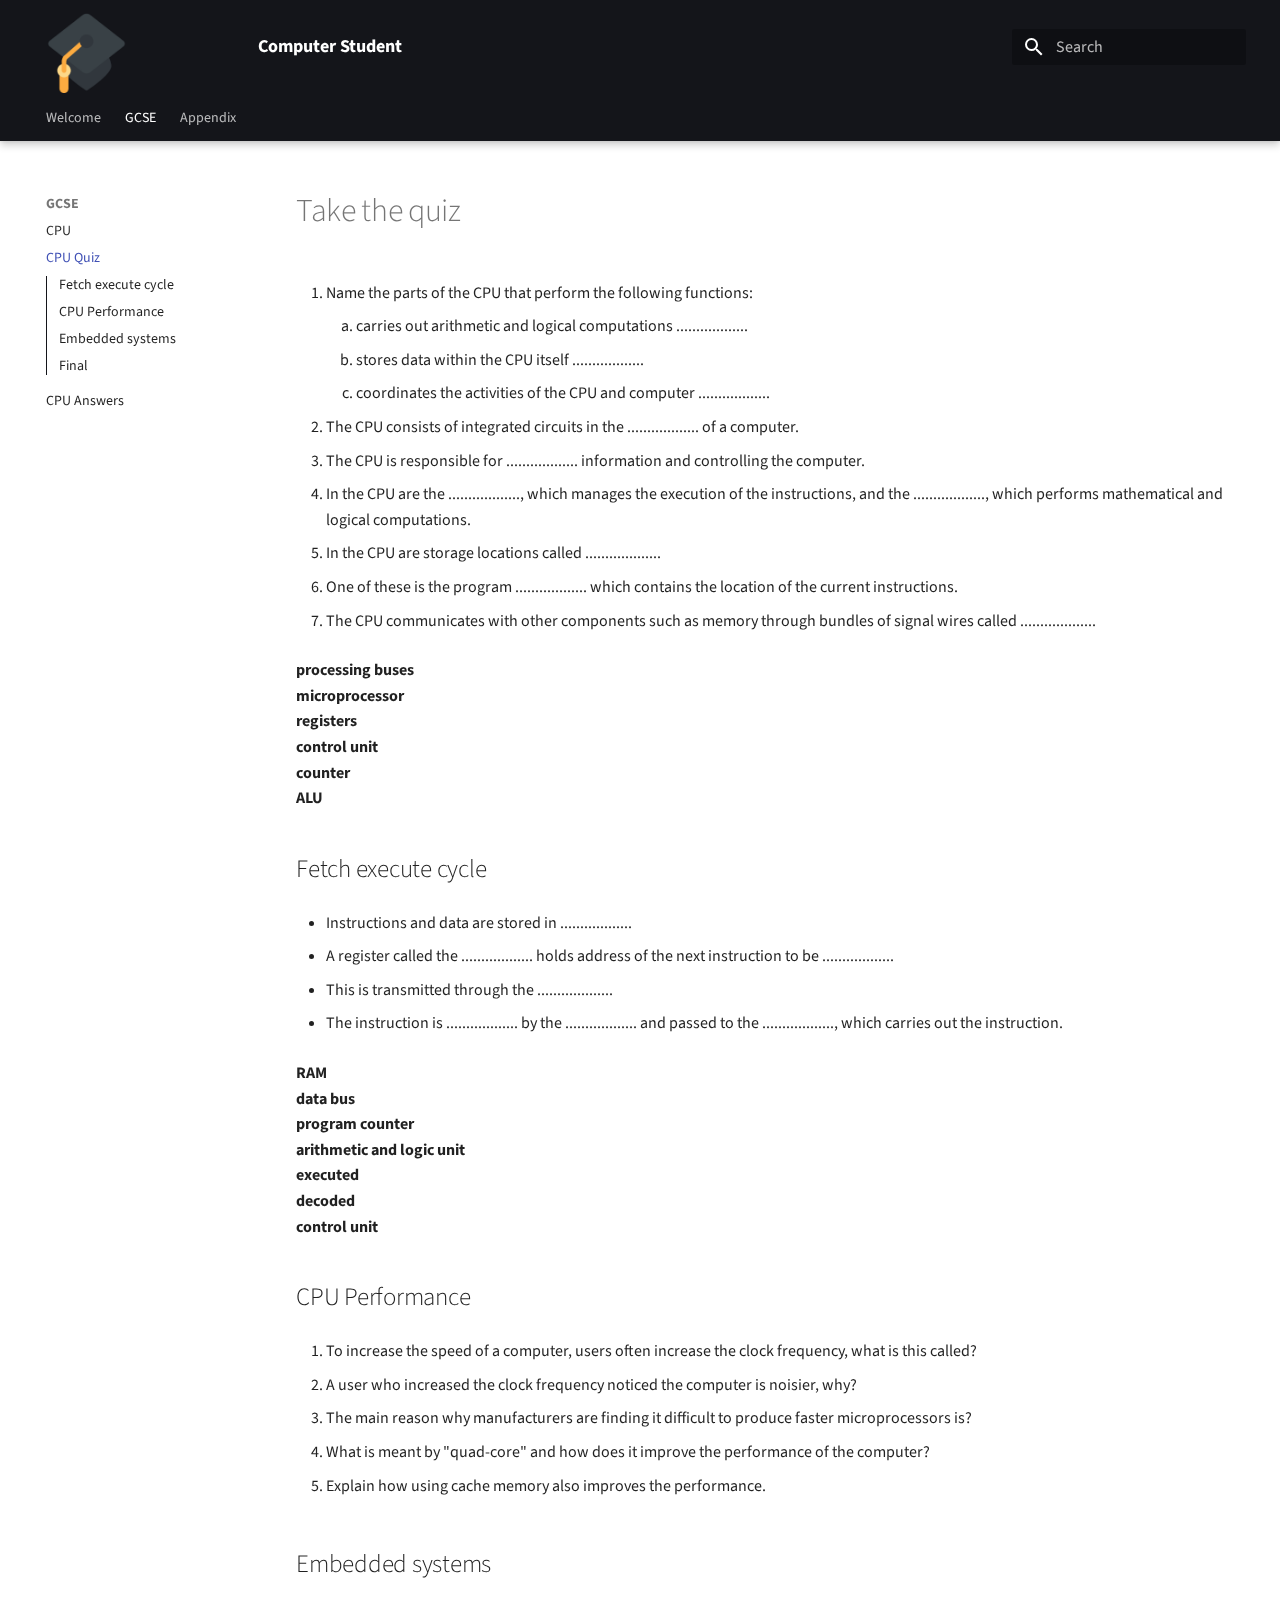
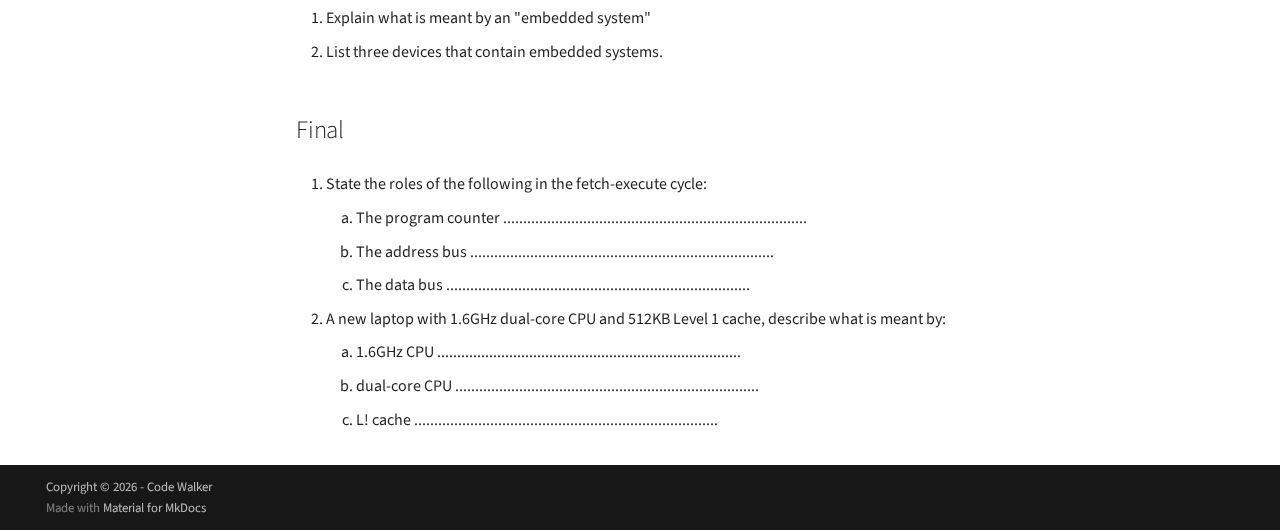
<file: site/gcse/cpu_test_blank.html>
<!doctype html>
<html lang="en" class="no-js">
  <head>
    
      <meta charset="utf-8">
      <meta name="viewport" content="width=device-width,initial-scale=1">
      
      
      
        <link rel="canonical" href="https://student.codewalker.co.uk/gcse/cpu_test_blank.html">
      
      
        <link rel="prev" href="cpu.html">
      
      
        <link rel="next" href="cpu_test_answer.html">
      
      
        
      
      
      <link rel="icon" href="../img/favicon.ico">
      <meta name="generator" content="mkdocs-1.6.1, mkdocs-material-9.7.1">
    
    
      
        <title>CPU Quiz - Computer Student</title>
      
    
    
      <link rel="stylesheet" href="../assets/stylesheets/main.484c7ddc.min.css">
      
        
        <link rel="stylesheet" href="../assets/stylesheets/palette.ab4e12ef.min.css">
      
      


    
    
      
    
    
      
        
        
        <link rel="preconnect" href="https://fonts.gstatic.com" crossorigin>
        <link rel="stylesheet" href="https://fonts.googleapis.com/css?family=Source+Sans+Pro:300,300i,400,400i,700,700i%7CRoboto+Mono:400,400i,700,700i&display=fallback">
        <style>:root{--md-text-font:"Source Sans Pro";--md-code-font:"Roboto Mono"}</style>
      
    
    
      <link rel="stylesheet" href="../style.css">
    
    <script>__md_scope=new URL("..",location),__md_hash=e=>[...e].reduce(((e,_)=>(e<<5)-e+_.charCodeAt(0)),0),__md_get=(e,_=localStorage,t=__md_scope)=>JSON.parse(_.getItem(t.pathname+"."+e)),__md_set=(e,_,t=localStorage,a=__md_scope)=>{try{t.setItem(a.pathname+"."+e,JSON.stringify(_))}catch(e){}}</script>
    
      

    
    
  </head>
  
  
    
    
    
    
    
    <body dir="ltr" data-md-color-scheme="default" data-md-color-primary="black" data-md-color-accent="indigo">
  
    
    <input class="md-toggle" data-md-toggle="drawer" type="checkbox" id="__drawer" autocomplete="off">
    <input class="md-toggle" data-md-toggle="search" type="checkbox" id="__search" autocomplete="off">
    <label class="md-overlay" for="__drawer"></label>
    <div data-md-component="skip">
      
        
        <a href="#take-the-quiz" class="md-skip">
          Skip to content
        </a>
      
    </div>
    <div data-md-component="announce">
      
    </div>
    
    
      

  

<header class="md-header md-header--shadow md-header--lifted" data-md-component="header">
  <nav class="md-header__inner md-grid" aria-label="Header">
    <a href="https://student.codewalker.co.uk" title="Computer Student" class="md-header__button md-logo" aria-label="Computer Student" data-md-component="logo">
      
  <img src="../img/logo.png" alt="logo">

    </a>
    <label class="md-header__button md-icon" for="__drawer">
      
      <svg xmlns="http://www.w3.org/2000/svg" viewBox="0 0 24 24"><path d="M3 6h18v2H3zm0 5h18v2H3zm0 5h18v2H3z"/></svg>
    </label>
    <div class="md-header__title" data-md-component="header-title">
      <div class="md-header__ellipsis">
        <div class="md-header__topic">
          <span class="md-ellipsis">
            Computer Student
          </span>
        </div>
        <div class="md-header__topic" data-md-component="header-topic">
          <span class="md-ellipsis">
            
              CPU Quiz
            
          </span>
        </div>
      </div>
    </div>
    
      
    
    
    
    
      
      
        <label class="md-header__button md-icon" for="__search">
          
          <svg xmlns="http://www.w3.org/2000/svg" viewBox="0 0 24 24"><path d="M9.5 3A6.5 6.5 0 0 1 16 9.5c0 1.61-.59 3.09-1.56 4.23l.27.27h.79l5 5-1.5 1.5-5-5v-.79l-.27-.27A6.52 6.52 0 0 1 9.5 16 6.5 6.5 0 0 1 3 9.5 6.5 6.5 0 0 1 9.5 3m0 2C7 5 5 7 5 9.5S7 14 9.5 14 14 12 14 9.5 12 5 9.5 5"/></svg>
        </label>
        <div class="md-search" data-md-component="search" role="dialog">
  <label class="md-search__overlay" for="__search"></label>
  <div class="md-search__inner" role="search">
    <form class="md-search__form" name="search">
      <input type="text" class="md-search__input" name="query" aria-label="Search" placeholder="Search" autocapitalize="off" autocorrect="off" autocomplete="off" spellcheck="false" data-md-component="search-query" required>
      <label class="md-search__icon md-icon" for="__search">
        
        <svg xmlns="http://www.w3.org/2000/svg" viewBox="0 0 24 24"><path d="M9.5 3A6.5 6.5 0 0 1 16 9.5c0 1.61-.59 3.09-1.56 4.23l.27.27h.79l5 5-1.5 1.5-5-5v-.79l-.27-.27A6.52 6.52 0 0 1 9.5 16 6.5 6.5 0 0 1 3 9.5 6.5 6.5 0 0 1 9.5 3m0 2C7 5 5 7 5 9.5S7 14 9.5 14 14 12 14 9.5 12 5 9.5 5"/></svg>
        
        <svg xmlns="http://www.w3.org/2000/svg" viewBox="0 0 24 24"><path d="M20 11v2H8l5.5 5.5-1.42 1.42L4.16 12l7.92-7.92L13.5 5.5 8 11z"/></svg>
      </label>
      <nav class="md-search__options" aria-label="Search">
        
        <button type="reset" class="md-search__icon md-icon" title="Clear" aria-label="Clear" tabindex="-1">
          
          <svg xmlns="http://www.w3.org/2000/svg" viewBox="0 0 24 24"><path d="M19 6.41 17.59 5 12 10.59 6.41 5 5 6.41 10.59 12 5 17.59 6.41 19 12 13.41 17.59 19 19 17.59 13.41 12z"/></svg>
        </button>
      </nav>
      
        <div class="md-search__suggest" data-md-component="search-suggest"></div>
      
    </form>
    <div class="md-search__output">
      <div class="md-search__scrollwrap" tabindex="0" data-md-scrollfix>
        <div class="md-search-result" data-md-component="search-result">
          <div class="md-search-result__meta">
            Initializing search
          </div>
          <ol class="md-search-result__list" role="presentation"></ol>
        </div>
      </div>
    </div>
  </div>
</div>
      
    
    
  </nav>
  
    
      
<nav class="md-tabs" aria-label="Tabs" data-md-component="tabs">
  <div class="md-grid">
    <ul class="md-tabs__list">
      
        
  
  
  
  
    <li class="md-tabs__item">
      <a href="../index.html" class="md-tabs__link">
        
  
  
    
  
  Welcome

      </a>
    </li>
  

      
        
  
  
  
    
  
  
    
    
      <li class="md-tabs__item md-tabs__item--active">
        <a href="cpu.html" class="md-tabs__link">
          
  
  
    
  
  GCSE

        </a>
      </li>
    
  

      
        
  
  
  
  
    
    
      <li class="md-tabs__item">
        <a href="../appendix/linuxcmds.html" class="md-tabs__link">
          
  
  
    
  
  Appendix

        </a>
      </li>
    
  

      
    </ul>
  </div>
</nav>
    
  
</header>
    
    <div class="md-container" data-md-component="container">
      
      
        
      
      <main class="md-main" data-md-component="main">
        <div class="md-main__inner md-grid">
          
            
              
              <div class="md-sidebar md-sidebar--primary" data-md-component="sidebar" data-md-type="navigation" >
                <div class="md-sidebar__scrollwrap">
                  <div class="md-sidebar__inner">
                    


  


  

<nav class="md-nav md-nav--primary md-nav--lifted md-nav--integrated" aria-label="Navigation" data-md-level="0">
  <label class="md-nav__title" for="__drawer">
    <a href="https://student.codewalker.co.uk" title="Computer Student" class="md-nav__button md-logo" aria-label="Computer Student" data-md-component="logo">
      
  <img src="../img/logo.png" alt="logo">

    </a>
    Computer Student
  </label>
  
  <ul class="md-nav__list" data-md-scrollfix>
    
      
      
  
  
  
  
    <li class="md-nav__item">
      <a href="../index.html" class="md-nav__link">
        
  
  
  <span class="md-ellipsis">
    
  
    Welcome
  

    
  </span>
  
  

      </a>
    </li>
  

    
      
      
  
  
    
  
  
  
    
    
      
        
      
        
      
        
      
    
    
    
      
        
        
      
      
    
    
    <li class="md-nav__item md-nav__item--active md-nav__item--section md-nav__item--nested">
      
        
        
        <input class="md-nav__toggle md-toggle " type="checkbox" id="__nav_2" checked>
        
          
          <label class="md-nav__link" for="__nav_2" id="__nav_2_label" tabindex="">
            
  
  
  <span class="md-ellipsis">
    
  
    GCSE
  

    
  </span>
  
  

            <span class="md-nav__icon md-icon"></span>
          </label>
        
        <nav class="md-nav" data-md-level="1" aria-labelledby="__nav_2_label" aria-expanded="true">
          <label class="md-nav__title" for="__nav_2">
            <span class="md-nav__icon md-icon"></span>
            
  
    GCSE
  

          </label>
          <ul class="md-nav__list" data-md-scrollfix>
            
              
                
  
  
  
  
    <li class="md-nav__item">
      <a href="cpu.html" class="md-nav__link">
        
  
  
  <span class="md-ellipsis">
    
  
    CPU
  

    
  </span>
  
  

      </a>
    </li>
  

              
            
              
                
  
  
    
  
  
  
    <li class="md-nav__item md-nav__item--active">
      
      <input class="md-nav__toggle md-toggle" type="checkbox" id="__toc">
      
      
        
      
      
        <label class="md-nav__link md-nav__link--active" for="__toc">
          
  
  
  <span class="md-ellipsis">
    
  
    CPU Quiz
  

    
  </span>
  
  

          <span class="md-nav__icon md-icon"></span>
        </label>
      
      <a href="cpu_test_blank.html" class="md-nav__link md-nav__link--active">
        
  
  
  <span class="md-ellipsis">
    
  
    CPU Quiz
  

    
  </span>
  
  

      </a>
      
        

<nav class="md-nav md-nav--secondary" aria-label="Table of contents">
  
  
  
    
  
  
    <label class="md-nav__title" for="__toc">
      <span class="md-nav__icon md-icon"></span>
      Table of contents
    </label>
    <ul class="md-nav__list" data-md-component="toc" data-md-scrollfix>
      
        <li class="md-nav__item">
  <a href="#fetch-execute-cycle" class="md-nav__link">
    <span class="md-ellipsis">
      
        Fetch execute cycle
      
    </span>
  </a>
  
</li>
      
        <li class="md-nav__item">
  <a href="#cpu-performance" class="md-nav__link">
    <span class="md-ellipsis">
      
        CPU Performance
      
    </span>
  </a>
  
</li>
      
        <li class="md-nav__item">
  <a href="#embedded-systems" class="md-nav__link">
    <span class="md-ellipsis">
      
        Embedded systems
      
    </span>
  </a>
  
</li>
      
        <li class="md-nav__item">
  <a href="#final" class="md-nav__link">
    <span class="md-ellipsis">
      
        Final
      
    </span>
  </a>
  
</li>
      
    </ul>
  
</nav>
      
    </li>
  

              
            
              
                
  
  
  
  
    <li class="md-nav__item">
      <a href="cpu_test_answer.html" class="md-nav__link">
        
  
  
  <span class="md-ellipsis">
    
  
    CPU Answers
  

    
  </span>
  
  

      </a>
    </li>
  

              
            
          </ul>
        </nav>
      
    </li>
  

    
      
      
  
  
  
  
    
    
      
        
      
    
    
    
      
      
    
    
    <li class="md-nav__item md-nav__item--nested">
      
        
        
        <input class="md-nav__toggle md-toggle " type="checkbox" id="__nav_3" >
        
          
          <label class="md-nav__link" for="__nav_3" id="__nav_3_label" tabindex="0">
            
  
  
  <span class="md-ellipsis">
    
  
    Appendix
  

    
  </span>
  
  

            <span class="md-nav__icon md-icon"></span>
          </label>
        
        <nav class="md-nav" data-md-level="1" aria-labelledby="__nav_3_label" aria-expanded="false">
          <label class="md-nav__title" for="__nav_3">
            <span class="md-nav__icon md-icon"></span>
            
  
    Appendix
  

          </label>
          <ul class="md-nav__list" data-md-scrollfix>
            
              
                
  
  
  
  
    <li class="md-nav__item">
      <a href="../appendix/linuxcmds.html" class="md-nav__link">
        
  
  
  <span class="md-ellipsis">
    
  
    Local TLS Certificates
  

    
  </span>
  
  

      </a>
    </li>
  

              
            
          </ul>
        </nav>
      
    </li>
  

    
  </ul>
</nav>
                  </div>
                </div>
              </div>
            
            
          
          
            <div class="md-content" data-md-component="content">
              
              <article class="md-content__inner md-typeset">
                
                  



<h1 id="take-the-quiz">Take the quiz</h1>
<ol>
<li>
<p>Name the parts of the CPU that perform the following functions:</p>
<ol>
<li>carries out arithmetic and logical computations                  ..................</li>
<li>stores data within the CPU itself                                ..................</li>
<li>coordinates the activities of the CPU and computer               ..................</li>
</ol>
</li>
<li>
<p>The CPU consists of integrated circuits in the .................. of a computer.</p>
</li>
<li>
<p>The CPU is responsible for .................. information and controlling the computer.</p>
</li>
<li>
<p>In the CPU are the .................., which manages the execution of the instructions, and the .................., which performs mathematical and logical computations.</p>
</li>
<li>
<p>In the CPU are storage locations called ...................</p>
</li>
<li>
<p>One of these is the program .................. which contains the location of the current instructions.</p>
</li>
<li>
<p>The CPU communicates with other components such as memory through bundles of signal wires called ...................</p>
</li>
</ol>
<p><strong>processing</strong>
<strong>buses</strong>    <br />
<strong>microprocessor</strong>    <br />
<strong>registers</strong>    <br />
<strong>control unit</strong>   <br />
<strong>counter</strong>   <br />
<strong>ALU</strong></p>
<h2 id="fetch-execute-cycle">Fetch execute cycle</h2>
<ul>
<li>
<p>Instructions and data are stored in ..................</p>
</li>
<li>
<p>A register called the .................. holds address of the next instruction to be ..................</p>
</li>
<li>
<p>This is transmitted through the ...................</p>
</li>
<li>
<p>The instruction is .................. by the .................. and passed to the .................., which carries out the instruction. </p>
</li>
</ul>
<p><strong>RAM</strong>   <br />
<strong>data bus</strong>   <br />
<strong>program counter</strong>   <br />
<strong>arithmetic and logic unit</strong>  <br />
<strong>executed</strong> <br />
<strong>decoded</strong>       <br />
<strong>control unit</strong></p>
<h2 id="cpu-performance">CPU Performance</h2>
<ol>
<li>
<p>To increase the speed of a computer, users often increase the clock frequency, what is this called? </p>
</li>
<li>
<p>A user who increased the clock frequency noticed the computer is noisier, why?</p>
</li>
<li>
<p>The main reason why manufacturers are finding it difficult to produce faster microprocessors is?</p>
</li>
<li>
<p>What is meant by "quad-core" and how does it improve the performance of the computer?</p>
</li>
<li>
<p>Explain how using cache memory also improves the performance.</p>
</li>
</ol>
<h2 id="embedded-systems">Embedded systems</h2>
<ol>
<li>
<p>Explain what is meant by an "embedded system"</p>
</li>
<li>
<p>List three devices that contain embedded systems.</p>
</li>
</ol>
<h2 id="final">Final</h2>
<ol>
<li>
<p>State the roles of the following in the fetch-execute cycle:</p>
<ol>
<li>The program counter ............................................................................</li>
<li>The address bus     ............................................................................</li>
<li>The data bus        ............................................................................</li>
</ol>
</li>
<li>
<p>A new laptop with 1.6GHz dual-core CPU and 512KB Level 1 cache, describe what is meant by:</p>
<ol>
<li>1.6GHz CPU       ............................................................................</li>
<li>dual-core CPU    ............................................................................</li>
<li>L! cache         ............................................................................</li>
</ol>
</li>
</ol>












                
              </article>
            </div>
          
          
<script>var target=document.getElementById(location.hash.slice(1));target&&target.name&&(target.checked=target.name.startsWith("__tabbed_"))</script>
        </div>
        
      </main>
      
        <footer class="md-footer">
  
  <div class="md-footer-meta md-typeset">
    <div class="md-footer-meta__inner md-grid">
      <div class="md-copyright">
  
    <div class="md-copyright__highlight">
      Copyright &copy; 2026 - Code Walker
    </div>
  
  
    Made with
    <a href="https://squidfunk.github.io/mkdocs-material/" target="_blank" rel="noopener">
      Material for MkDocs
    </a>
  
</div>
      
    </div>
  </div>
</footer>
      
    </div>
    <div class="md-dialog" data-md-component="dialog">
      <div class="md-dialog__inner md-typeset"></div>
    </div>
    
    
    
      
      
      <script id="__config" type="application/json">{"annotate": null, "base": "..", "features": ["search.suggest", "content.code.copy", "content.code.select", "content.code.annotate", "navigation.tabs", "navigation.tabs.sticky", "navigation.indexes", "toc.integrate", "toc.follow"], "search": "../assets/javascripts/workers/search.2c215733.min.js", "tags": null, "translations": {"clipboard.copied": "Copied to clipboard", "clipboard.copy": "Copy to clipboard", "search.result.more.one": "1 more on this page", "search.result.more.other": "# more on this page", "search.result.none": "No matching documents", "search.result.one": "1 matching document", "search.result.other": "# matching documents", "search.result.placeholder": "Type to start searching", "search.result.term.missing": "Missing", "select.version": "Select version"}, "version": null}</script>
    
    
      <script src="../assets/javascripts/bundle.79ae519e.min.js"></script>
      
    
  </body>
</html>
</file>
<file: site/style.css>
.md-header__button.md-logo {
    margin-top: 20;
    margin-bottom: 0;
    padding-top: 20;
    padding-bottom: 0;
  }
  
  .md-header__button.md-logo img,
  .md-header__button.md-logo svg {
    height: 45%;
    width: 45%;
  }
</file>
<file: site/assets/stylesheets/main.484c7ddc.min.css>
@charset "UTF-8";html{-webkit-text-size-adjust:none;-moz-text-size-adjust:none;text-size-adjust:none;box-sizing:border-box}*,:after,:before{box-sizing:inherit}@media (prefers-reduced-motion){*,:after,:before{transition:none!important}}body{margin:0}a,button,input,label{-webkit-tap-highlight-color:transparent}a{color:inherit;text-decoration:none}hr{border:0;box-sizing:initial;display:block;height:.05rem;overflow:visible;padding:0}small{font-size:80%}sub,sup{line-height:1em}img{border-style:none}table{border-collapse:initial;border-spacing:0}td,th{font-weight:400;vertical-align:top}button{background:#0000;border:0;font-family:inherit;font-size:inherit;margin:0;padding:0}input{border:0;outline:none}:root{--md-primary-fg-color:#4051b5;--md-primary-fg-color--light:#5d6cc0;--md-primary-fg-color--dark:#303fa1;--md-primary-bg-color:#fff;--md-primary-bg-color--light:#ffffffb3;--md-accent-fg-color:#526cfe;--md-accent-fg-color--transparent:#526cfe1a;--md-accent-bg-color:#fff;--md-accent-bg-color--light:#ffffffb3}[data-md-color-scheme=default]{color-scheme:light}[data-md-color-scheme=default] img[src$="#gh-dark-mode-only"],[data-md-color-scheme=default] img[src$="#only-dark"]{display:none}:root,[data-md-color-scheme=default]{--md-hue:225deg;--md-default-fg-color:#000000de;--md-default-fg-color--light:#0000008a;--md-default-fg-color--lighter:#00000052;--md-default-fg-color--lightest:#00000012;--md-default-bg-color:#fff;--md-default-bg-color--light:#ffffffb3;--md-default-bg-color--lighter:#ffffff4d;--md-default-bg-color--lightest:#ffffff1f;--md-code-fg-color:#36464e;--md-code-bg-color:#f5f5f5;--md-code-bg-color--light:#f5f5f5b3;--md-code-bg-color--lighter:#f5f5f54d;--md-code-hl-color:#4287ff;--md-code-hl-color--light:#4287ff1a;--md-code-hl-number-color:#d52a2a;--md-code-hl-special-color:#db1457;--md-code-hl-function-color:#a846b9;--md-code-hl-constant-color:#6e59d9;--md-code-hl-keyword-color:#3f6ec6;--md-code-hl-string-color:#1c7d4d;--md-code-hl-name-color:var(--md-code-fg-color);--md-code-hl-operator-color:var(--md-default-fg-color--light);--md-code-hl-punctuation-color:var(--md-default-fg-color--light);--md-code-hl-comment-color:var(--md-default-fg-color--light);--md-code-hl-generic-color:var(--md-default-fg-color--light);--md-code-hl-variable-color:var(--md-default-fg-color--light);--md-typeset-color:var(--md-default-fg-color);--md-typeset-a-color:var(--md-primary-fg-color);--md-typeset-del-color:#f5503d26;--md-typeset-ins-color:#0bd57026;--md-typeset-kbd-color:#fafafa;--md-typeset-kbd-accent-color:#fff;--md-typeset-kbd-border-color:#b8b8b8;--md-typeset-mark-color:#ffff0080;--md-typeset-table-color:#0000001f;--md-typeset-table-color--light:rgba(0,0,0,.035);--md-admonition-fg-color:var(--md-default-fg-color);--md-admonition-bg-color:var(--md-default-bg-color);--md-warning-fg-color:#000000de;--md-warning-bg-color:#ff9;--md-footer-fg-color:#fff;--md-footer-fg-color--light:#ffffffb3;--md-footer-fg-color--lighter:#ffffff73;--md-footer-bg-color:#000000de;--md-footer-bg-color--dark:#00000052;--md-shadow-z1:0 0.2rem 0.5rem #0000000d,0 0 0.05rem #0000001a;--md-shadow-z2:0 0.2rem 0.5rem #0000001a,0 0 0.05rem #00000040;--md-shadow-z3:0 0.2rem 0.5rem #0003,0 0 0.05rem #00000059}.md-icon svg{fill:currentcolor;display:block;height:1.2rem;width:1.2rem}body{-webkit-font-smoothing:antialiased;-moz-osx-font-smoothing:grayscale;--md-text-font-family:var(--md-text-font,_),-apple-system,BlinkMacSystemFont,Helvetica,Arial,sans-serif;--md-code-font-family:var(--md-code-font,_),SFMono-Regular,Consolas,Menlo,monospace}aside,body,input{font-feature-settings:"kern","liga";color:var(--md-typeset-color);font-family:var(--md-text-font-family)}code,kbd,pre{font-feature-settings:"kern";font-family:var(--md-code-font-family)}:root{--md-typeset-table-sort-icon:url('data:image/svg+xml;charset=utf-8,<svg xmlns="http://www.w3.org/2000/svg" viewBox="0 0 24 24"><path d="m18 21-4-4h3V7h-3l4-4 4 4h-3v10h3M2 19v-2h10v2M2 13v-2h7v2M2 7V5h4v2z"/></svg>');--md-typeset-table-sort-icon--asc:url('data:image/svg+xml;charset=utf-8,<svg xmlns="http://www.w3.org/2000/svg" viewBox="0 0 24 24"><path d="M19 17h3l-4 4-4-4h3V3h2M2 17h10v2H2M6 5v2H2V5m0 6h7v2H2z"/></svg>');--md-typeset-table-sort-icon--desc:url('data:image/svg+xml;charset=utf-8,<svg xmlns="http://www.w3.org/2000/svg" viewBox="0 0 24 24"><path d="M19 7h3l-4-4-4 4h3v14h2M2 17h10v2H2M6 5v2H2V5m0 6h7v2H2z"/></svg>')}.md-typeset{-webkit-print-color-adjust:exact;color-adjust:exact;font-size:.8rem;line-height:1.6;overflow-wrap:break-word}@media print{.md-typeset{font-size:.68rem}}.md-typeset blockquote,.md-typeset dl,.md-typeset figure,.md-typeset ol,.md-typeset pre,.md-typeset ul{margin-bottom:1em;margin-top:1em}.md-typeset h1{color:var(--md-default-fg-color--light);font-size:2em;line-height:1.3;margin:0 0 1.25em}.md-typeset h1,.md-typeset h2{font-weight:300;letter-spacing:-.01em}.md-typeset h2{font-size:1.5625em;line-height:1.4;margin:1.6em 0 .64em}.md-typeset h3{font-size:1.25em;font-weight:400;letter-spacing:-.01em;line-height:1.5;margin:1.6em 0 .8em}.md-typeset h2+h3{margin-top:.8em}.md-typeset h4{font-weight:700;letter-spacing:-.01em;margin:1em 0}.md-typeset h5,.md-typeset h6{color:var(--md-default-fg-color--light);font-size:.8em;font-weight:700;letter-spacing:-.01em;margin:1.25em 0}.md-typeset h5{text-transform:uppercase}.md-typeset h5 code{text-transform:none}.md-typeset hr{border-bottom:.05rem solid var(--md-default-fg-color--lightest);display:flow-root;margin:1.5em 0}.md-typeset a{color:var(--md-typeset-a-color);word-break:break-word}.md-typeset a,.md-typeset a:before{transition:color 125ms}.md-typeset a:focus,.md-typeset a:hover{color:var(--md-accent-fg-color)}.md-typeset a:focus code,.md-typeset a:hover code{background-color:var(--md-accent-fg-color--transparent);color:var(--md-accent-fg-color)}.md-typeset a code{color:var(--md-typeset-a-color)}.md-typeset a.focus-visible{outline-color:var(--md-accent-fg-color);outline-offset:.2rem}.md-typeset code,.md-typeset kbd,.md-typeset pre{color:var(--md-code-fg-color);direction:ltr;font-variant-ligatures:none;transition:background-color 125ms}@media print{.md-typeset code,.md-typeset kbd,.md-typeset pre{white-space:pre-wrap}}.md-typeset code{background-color:var(--md-code-bg-color);border-radius:.1rem;-webkit-box-decoration-break:clone;box-decoration-break:clone;font-size:.85em;padding:0 .2941176471em;transition:color 125ms,background-color 125ms;word-break:break-word}.md-typeset code:not(.focus-visible){-webkit-tap-highlight-color:transparent;outline:none}.md-typeset pre{display:flow-root;line-height:1.4;position:relative}.md-typeset pre>code{-webkit-box-decoration-break:slice;box-decoration-break:slice;box-shadow:none;display:block;margin:0;outline-color:var(--md-accent-fg-color);overflow:auto;padding:.7720588235em 1.1764705882em;scrollbar-color:var(--md-default-fg-color--lighter) #0000;scrollbar-width:thin;touch-action:auto;word-break:normal}.md-typeset pre>code:hover{scrollbar-color:var(--md-accent-fg-color) #0000}.md-typeset pre>code::-webkit-scrollbar{height:.2rem;width:.2rem}.md-typeset pre>code::-webkit-scrollbar-thumb{background-color:var(--md-default-fg-color--lighter)}.md-typeset pre>code::-webkit-scrollbar-thumb:hover{background-color:var(--md-accent-fg-color)}.md-typeset kbd{background-color:var(--md-typeset-kbd-color);border-radius:.1rem;box-shadow:0 .1rem 0 .05rem var(--md-typeset-kbd-border-color),0 .1rem 0 var(--md-typeset-kbd-border-color),0 -.1rem .2rem var(--md-typeset-kbd-accent-color) inset;color:var(--md-default-fg-color);display:inline-block;font-size:.75em;padding:0 .6666666667em;vertical-align:text-top;word-break:break-word}.md-typeset mark{background-color:var(--md-typeset-mark-color);-webkit-box-decoration-break:clone;box-decoration-break:clone;color:inherit;word-break:break-word}.md-typeset abbr{cursor:help;text-decoration:none}.md-typeset [data-preview],.md-typeset abbr{border-bottom:.05rem dotted var(--md-default-fg-color--light)}.md-typeset small{opacity:.75}[dir=ltr] .md-typeset sub,[dir=ltr] .md-typeset sup{margin-left:.078125em}[dir=rtl] .md-typeset sub,[dir=rtl] .md-typeset sup{margin-right:.078125em}[dir=ltr] .md-typeset blockquote{padding-left:.6rem}[dir=rtl] .md-typeset blockquote{padding-right:.6rem}[dir=ltr] .md-typeset blockquote{border-left:.2rem solid var(--md-default-fg-color--lighter)}[dir=rtl] .md-typeset blockquote{border-right:.2rem solid var(--md-default-fg-color--lighter)}.md-typeset blockquote{color:var(--md-default-fg-color--light);margin-left:0;margin-right:0}.md-typeset ul{list-style-type:disc}.md-typeset ul[type]{list-style-type:revert-layer}[dir=ltr] .md-typeset ol,[dir=ltr] .md-typeset ul{margin-left:.625em}[dir=rtl] .md-typeset ol,[dir=rtl] .md-typeset ul{margin-right:.625em}.md-typeset ol,.md-typeset ul{padding:0}.md-typeset ol:not([hidden]),.md-typeset ul:not([hidden]){display:flow-root}.md-typeset ol ol,.md-typeset ul ol{list-style-type:lower-alpha}.md-typeset ol ol ol,.md-typeset ul ol ol{list-style-type:lower-roman}.md-typeset ol ol ol ol,.md-typeset ul ol ol ol{list-style-type:upper-alpha}.md-typeset ol ol ol ol ol,.md-typeset ul ol ol ol ol{list-style-type:upper-roman}.md-typeset ol[type],.md-typeset ul[type]{list-style-type:revert-layer}[dir=ltr] .md-typeset ol li,[dir=ltr] .md-typeset ul li{margin-left:1.25em}[dir=rtl] .md-typeset ol li,[dir=rtl] .md-typeset ul li{margin-right:1.25em}.md-typeset ol li,.md-typeset ul li{margin-bottom:.5em}.md-typeset ol li blockquote,.md-typeset ol li p,.md-typeset ul li blockquote,.md-typeset ul li p{margin:.5em 0}.md-typeset ol li:last-child,.md-typeset ul li:last-child{margin-bottom:0}[dir=ltr] .md-typeset ol li ol,[dir=ltr] .md-typeset ol li ul,[dir=ltr] .md-typeset ul li ol,[dir=ltr] .md-typeset ul li ul{margin-left:.625em}[dir=rtl] .md-typeset ol li ol,[dir=rtl] .md-typeset ol li ul,[dir=rtl] .md-typeset ul li ol,[dir=rtl] .md-typeset ul li ul{margin-right:.625em}.md-typeset ol li ol,.md-typeset ol li ul,.md-typeset ul li ol,.md-typeset ul li ul{margin-bottom:.5em;margin-top:.5em}[dir=ltr] .md-typeset dd{margin-left:1.875em}[dir=rtl] .md-typeset dd{margin-right:1.875em}.md-typeset dd{margin-bottom:1.5em;margin-top:1em}.md-typeset img,.md-typeset svg,.md-typeset video{height:auto;max-width:100%}.md-typeset img[align=left]{margin:1em 1em 1em 0}.md-typeset img[align=right]{margin:1em 0 1em 1em}.md-typeset img[align]:only-child{margin-top:0}.md-typeset figure{display:flow-root;margin:1em auto;max-width:100%;text-align:center;width:fit-content}.md-typeset figure img{display:block;margin:0 auto}.md-typeset figcaption{font-style:italic;margin:1em auto;max-width:24rem}.md-typeset iframe{max-width:100%}.md-typeset table:not([class]){background-color:var(--md-default-bg-color);border:.05rem solid var(--md-typeset-table-color);border-radius:.1rem;display:inline-block;font-size:.64rem;max-width:100%;overflow:auto;touch-action:auto}@media print{.md-typeset table:not([class]){display:table}}.md-typeset table:not([class])+*{margin-top:1.5em}.md-typeset table:not([class]) td>:first-child,.md-typeset table:not([class]) th>:first-child{margin-top:0}.md-typeset table:not([class]) td>:last-child,.md-typeset table:not([class]) th>:last-child{margin-bottom:0}.md-typeset table:not([class]) td:not([align]),.md-typeset table:not([class]) th:not([align]){text-align:left}[dir=rtl] .md-typeset table:not([class]) td:not([align]),[dir=rtl] .md-typeset table:not([class]) th:not([align]){text-align:right}.md-typeset table:not([class]) th{font-weight:700;min-width:5rem;padding:.9375em 1.25em;vertical-align:top}.md-typeset table:not([class]) td{border-top:.05rem solid var(--md-typeset-table-color);padding:.9375em 1.25em;vertical-align:top}.md-typeset table:not([class]) tbody tr{transition:background-color 125ms}.md-typeset table:not([class]) tbody tr:hover{background-color:var(--md-typeset-table-color--light);box-shadow:0 .05rem 0 var(--md-default-bg-color) inset}.md-typeset table:not([class]) a{word-break:normal}.md-typeset table th[role=columnheader]{cursor:pointer}[dir=ltr] .md-typeset table th[role=columnheader]:after{margin-left:.5em}[dir=rtl] .md-typeset table th[role=columnheader]:after{margin-right:.5em}.md-typeset table th[role=columnheader]:after{content:"";display:inline-block;height:1.2em;-webkit-mask-image:var(--md-typeset-table-sort-icon);mask-image:var(--md-typeset-table-sort-icon);-webkit-mask-repeat:no-repeat;mask-repeat:no-repeat;-webkit-mask-size:contain;mask-size:contain;transition:background-color 125ms;vertical-align:text-bottom;width:1.2em}.md-typeset table th[role=columnheader]:hover:after{background-color:var(--md-default-fg-color--lighter)}.md-typeset table th[role=columnheader][aria-sort=ascending]:after{background-color:var(--md-default-fg-color--light);-webkit-mask-image:var(--md-typeset-table-sort-icon--asc);mask-image:var(--md-typeset-table-sort-icon--asc)}.md-typeset table th[role=columnheader][aria-sort=descending]:after{background-color:var(--md-default-fg-color--light);-webkit-mask-image:var(--md-typeset-table-sort-icon--desc);mask-image:var(--md-typeset-table-sort-icon--desc)}.md-typeset__scrollwrap{margin:1em -.8rem;overflow-x:auto;touch-action:auto}.md-typeset__table{display:inline-block;margin-bottom:.5em;padding:0 .8rem}@media print{.md-typeset__table{display:block}}html .md-typeset__table table{display:table;margin:0;overflow:hidden;width:100%}@media screen and (max-width:44.984375em){.md-content__inner>pre{margin:1em -.8rem}.md-content__inner>pre code{border-radius:0}}.md-typeset .md-author{border-radius:100%;display:block;flex-shrink:0;height:1.6rem;overflow:hidden;position:relative;transition:color 125ms,transform 125ms;width:1.6rem}.md-typeset .md-author img{display:block}.md-typeset .md-author--more{background:var(--md-default-fg-color--lightest);color:var(--md-default-fg-color--lighter);font-size:.6rem;font-weight:700;line-height:1.6rem;text-align:center}.md-typeset .md-author--long{height:2.4rem;width:2.4rem}.md-typeset a.md-author{transform:scale(1)}.md-typeset a.md-author img{border-radius:100%;filter:grayscale(100%) opacity(75%);transition:filter 125ms}.md-typeset a.md-author:focus,.md-typeset a.md-author:hover{transform:scale(1.1);z-index:1}.md-typeset a.md-author:focus img,.md-typeset a.md-author:hover img{filter:grayscale(0)}.md-banner{background-color:var(--md-footer-bg-color);color:var(--md-footer-fg-color);overflow:auto}@media print{.md-banner{display:none}}.md-banner--warning{background-color:var(--md-warning-bg-color);color:var(--md-warning-fg-color)}.md-banner__inner{font-size:.7rem;margin:.6rem auto;padding:0 .8rem}[dir=ltr] .md-banner__button{float:right}[dir=rtl] .md-banner__button{float:left}.md-banner__button{color:inherit;cursor:pointer;transition:opacity .25s}.no-js .md-banner__button{display:none}.md-banner__button:hover{opacity:.7}html{font-size:125%;height:100%;overflow-x:hidden}@media screen and (min-width:100em){html{font-size:137.5%}}@media screen and (min-width:125em){html{font-size:150%}}body{background-color:var(--md-default-bg-color);display:flex;flex-direction:column;font-size:.5rem;min-height:100%;position:relative;width:100%}@media print{body{display:block}}@media screen and (max-width:59.984375em){body[data-md-scrolllock]{position:fixed}}.md-grid{margin-left:auto;margin-right:auto;max-width:61rem}.md-container{display:flex;flex-direction:column;flex-grow:1}@media print{.md-container{display:block}}.md-main{flex-grow:1}.md-main__inner{display:flex;height:100%;margin-top:1.5rem}.md-ellipsis{overflow:hidden;text-overflow:ellipsis}.md-toggle{display:none}.md-option{height:0;opacity:0;position:absolute;width:0}.md-option:checked+label:not([hidden]){display:block}.md-option.focus-visible+label{outline-color:var(--md-accent-fg-color);outline-style:auto}.md-skip{background-color:var(--md-default-fg-color);border-radius:.1rem;color:var(--md-default-bg-color);font-size:.64rem;margin:.5rem;opacity:0;outline-color:var(--md-accent-fg-color);padding:.3rem .5rem;position:fixed;transform:translateY(.4rem);z-index:-1}.md-skip:focus{opacity:1;transform:translateY(0);transition:transform .25s cubic-bezier(.4,0,.2,1),opacity 175ms 75ms;z-index:10}@page{margin:25mm}:root{--md-clipboard-icon:url('data:image/svg+xml;charset=utf-8,<svg xmlns="http://www.w3.org/2000/svg" viewBox="0 0 24 24"><path d="M19 21H8V7h11m0-2H8a2 2 0 0 0-2 2v14a2 2 0 0 0 2 2h11a2 2 0 0 0 2-2V7a2 2 0 0 0-2-2m-3-4H4a2 2 0 0 0-2 2v14h2V3h12z"/></svg>')}.md-clipboard{border-radius:.1rem;color:var(--md-default-fg-color--lightest);cursor:pointer;height:1.5em;outline-color:var(--md-accent-fg-color);outline-offset:.1rem;transition:color .25s;width:1.5em;z-index:1}@media print{.md-clipboard{display:none}}.md-clipboard:not(.focus-visible){-webkit-tap-highlight-color:transparent;outline:none}:hover>.md-clipboard{color:var(--md-default-fg-color--light)}.md-clipboard:focus,.md-clipboard:hover{color:var(--md-accent-fg-color)}.md-clipboard:after{background-color:currentcolor;content:"";display:block;height:1.125em;margin:0 auto;-webkit-mask-image:var(--md-clipboard-icon);mask-image:var(--md-clipboard-icon);-webkit-mask-position:center;mask-position:center;-webkit-mask-repeat:no-repeat;mask-repeat:no-repeat;-webkit-mask-size:contain;mask-size:contain;width:1.125em}.md-clipboard--inline{cursor:pointer}.md-clipboard--inline code{transition:color .25s,background-color .25s}.md-clipboard--inline:focus code,.md-clipboard--inline:hover code{background-color:var(--md-accent-fg-color--transparent);color:var(--md-accent-fg-color)}:root{--md-code-select-icon:url('data:image/svg+xml;charset=utf-8,<svg xmlns="http://www.w3.org/2000/svg" viewBox="0 0 24 24"><path d="M19 19h-4v2h4c1.1 0 2-.9 2-2v-4h-2m0-12h-4v2h4v4h2V5c0-1.1-.9-2-2-2M5 5h4V3H5c-1.1 0-2 .9-2 2v4h2m0 6H3v4c0 1.1.9 2 2 2h4v-2H5zm2-4h2v2H7zm4 0h2v2h-2zm4 0h2v2h-2zM7 7h2v2H7zm4 0h2v2h-2zm4 0h2v2h-2zm-8 8h2v2H7zm4 0h2v2h-2zm4 0h2v2h-2z"/></svg>');--md-code-copy-icon:url('data:image/svg+xml;charset=utf-8,<svg xmlns="http://www.w3.org/2000/svg" viewBox="0 0 24 24"><path d="M19 21H8V7h11m0-2H8a2 2 0 0 0-2 2v14a2 2 0 0 0 2 2h11a2 2 0 0 0 2-2V7a2 2 0 0 0-2-2m-3-4H4a2 2 0 0 0-2 2v14h2V3h12z"/></svg>')}.md-typeset .md-code__content{display:grid}.md-code__nav{background-color:var(--md-code-bg-color--lighter);border-radius:.1rem;display:flex;gap:.2rem;padding:.2rem;position:absolute;right:.25em;top:.25em;transition:background-color .25s;z-index:1}:hover>.md-code__nav{background-color:var(--md-code-bg-color--light)}.md-code__button{color:var(--md-default-fg-color--lightest);cursor:pointer;display:block;height:1.5em;outline-color:var(--md-accent-fg-color);outline-offset:.1rem;transition:color .25s;width:1.5em}:hover>*>.md-code__button{color:var(--md-default-fg-color--light)}.md-code__button.focus-visible,.md-code__button:hover{color:var(--md-accent-fg-color)}.md-code__button--active{color:var(--md-default-fg-color)!important}.md-code__button:after{background-color:currentcolor;content:"";display:block;height:1.125em;margin:0 auto;-webkit-mask-position:center;mask-position:center;-webkit-mask-repeat:no-repeat;mask-repeat:no-repeat;-webkit-mask-size:contain;mask-size:contain;width:1.125em}.md-code__button[data-md-type=select]:after{-webkit-mask-image:var(--md-code-select-icon);mask-image:var(--md-code-select-icon)}.md-code__button[data-md-type=copy]:after{-webkit-mask-image:var(--md-code-copy-icon);mask-image:var(--md-code-copy-icon)}@keyframes consent{0%{opacity:0;transform:translateY(100%)}to{opacity:1;transform:translateY(0)}}@keyframes overlay{0%{opacity:0}to{opacity:1}}.md-consent__overlay{animation:overlay .25s both;-webkit-backdrop-filter:blur(.1rem);backdrop-filter:blur(.1rem);background-color:#0000008a;height:100%;opacity:1;position:fixed;top:0;width:100%;z-index:5}.md-consent__inner{animation:consent .5s cubic-bezier(.1,.7,.1,1) both;background-color:var(--md-default-bg-color);border:0;border-radius:.1rem;bottom:0;box-shadow:0 0 .2rem #0000001a,0 .2rem .4rem #0003;max-height:100%;overflow:auto;padding:0;position:fixed;width:100%;z-index:5}.md-consent__form{padding:.8rem}.md-consent__settings{display:none;margin:1em 0}input:checked+.md-consent__settings{display:block}.md-consent__controls{margin-bottom:.8rem}.md-typeset .md-consent__controls .md-button{display:inline}@media screen and (max-width:44.984375em){.md-typeset .md-consent__controls .md-button{display:block;margin-top:.4rem;text-align:center;width:100%}}.md-consent label{cursor:pointer}.md-content{flex-grow:1;min-width:0}.md-content__inner{margin:0 .8rem 1.2rem;padding-top:.6rem}@media screen and (min-width:76.25em){[dir=ltr] .md-sidebar--primary:not([hidden])~.md-content>.md-content__inner{margin-left:1.2rem}[dir=ltr] .md-sidebar--secondary:not([hidden])~.md-content>.md-content__inner,[dir=rtl] .md-sidebar--primary:not([hidden])~.md-content>.md-content__inner{margin-right:1.2rem}[dir=rtl] .md-sidebar--secondary:not([hidden])~.md-content>.md-content__inner{margin-left:1.2rem}}.md-content__inner:before{content:"";display:block;height:.4rem}.md-content__inner>:last-child{margin-bottom:0}[dir=ltr] .md-content__button{float:right}[dir=rtl] .md-content__button{float:left}[dir=ltr] .md-content__button{margin-left:.4rem}[dir=rtl] .md-content__button{margin-right:.4rem}.md-content__button{margin:.4rem 0;padding:0}@media print{.md-content__button{display:none}}.md-typeset .md-content__button{color:var(--md-default-fg-color--lighter)}.md-content__button svg{display:inline;vertical-align:top}[dir=rtl] .md-content__button svg{transform:scaleX(-1)}[dir=ltr] .md-dialog{right:.8rem}[dir=rtl] .md-dialog{left:.8rem}.md-dialog{background-color:var(--md-default-fg-color);border-radius:.1rem;bottom:.8rem;box-shadow:var(--md-shadow-z3);min-width:11.1rem;opacity:0;padding:.4rem .6rem;pointer-events:none;position:fixed;transform:translateY(100%);transition:transform 0ms .4s,opacity .4s;z-index:4}@media print{.md-dialog{display:none}}.md-dialog--active{opacity:1;pointer-events:auto;transform:translateY(0);transition:transform .4s cubic-bezier(.075,.85,.175,1),opacity .4s}.md-dialog__inner{color:var(--md-default-bg-color);font-size:.7rem}.md-feedback{margin:2em 0 1em;text-align:center}.md-feedback fieldset{border:none;margin:0;padding:0}.md-feedback__title{font-weight:700;margin:1em auto}.md-feedback__inner{position:relative}.md-feedback__list{display:flex;flex-wrap:wrap;place-content:baseline center;position:relative}.md-feedback__list:hover .md-icon:not(:disabled){color:var(--md-default-fg-color--lighter)}:disabled .md-feedback__list{min-height:1.8rem}.md-feedback__icon{color:var(--md-default-fg-color--light);cursor:pointer;flex-shrink:0;margin:0 .1rem;transition:color 125ms}.md-feedback__icon:not(:disabled).md-icon:hover{color:var(--md-accent-fg-color)}.md-feedback__icon:disabled{color:var(--md-default-fg-color--lightest);pointer-events:none}.md-feedback__note{opacity:0;position:relative;transform:translateY(.4rem);transition:transform .4s cubic-bezier(.1,.7,.1,1),opacity .15s}.md-feedback__note>*{margin:0 auto;max-width:16rem}:disabled .md-feedback__note{opacity:1;transform:translateY(0)}@media print{.md-feedback{display:none}}.md-footer{background-color:var(--md-footer-bg-color);color:var(--md-footer-fg-color)}@media print{.md-footer{display:none}}.md-footer__inner{justify-content:space-between;overflow:auto;padding:.2rem}.md-footer__inner:not([hidden]){display:flex}.md-footer__link{align-items:end;display:flex;flex-grow:0.01;margin-bottom:.4rem;margin-top:1rem;max-width:100%;outline-color:var(--md-accent-fg-color);overflow:hidden;transition:opacity .25s}.md-footer__link:focus,.md-footer__link:hover{opacity:.7}[dir=rtl] .md-footer__link svg{transform:scaleX(-1)}@media screen and (max-width:44.984375em){.md-footer__link--prev{flex-shrink:0}.md-footer__link--prev .md-footer__title{display:none}}[dir=ltr] .md-footer__link--next{margin-left:auto}[dir=rtl] .md-footer__link--next{margin-right:auto}.md-footer__link--next{text-align:right}[dir=rtl] .md-footer__link--next{text-align:left}.md-footer__title{flex-grow:1;font-size:.9rem;margin-bottom:.7rem;max-width:calc(100% - 2.4rem);padding:0 1rem;white-space:nowrap}.md-footer__button{margin:.2rem;padding:.4rem}.md-footer__direction{font-size:.64rem;opacity:.7}.md-footer-meta{background-color:var(--md-footer-bg-color--dark)}.md-footer-meta__inner{display:flex;flex-wrap:wrap;justify-content:space-between;padding:.2rem}html .md-footer-meta.md-typeset a{color:var(--md-footer-fg-color--light)}html .md-footer-meta.md-typeset a:focus,html .md-footer-meta.md-typeset a:hover{color:var(--md-footer-fg-color)}.md-copyright{color:var(--md-footer-fg-color--lighter);font-size:.64rem;margin:auto .6rem;padding:.4rem 0;width:100%}@media screen and (min-width:45em){.md-copyright{width:auto}}.md-copyright__highlight{color:var(--md-footer-fg-color--light)}.md-social{display:inline-flex;gap:.2rem;margin:0 .4rem;padding:.2rem 0 .6rem}@media screen and (min-width:45em){.md-social{padding:.6rem 0}}.md-social__link{display:inline-block;height:1.6rem;text-align:center;width:1.6rem}.md-social__link:before{line-height:1.9}.md-social__link svg{fill:currentcolor;max-height:.8rem;vertical-align:-25%}.md-typeset .md-button{border:.1rem solid;border-radius:.1rem;color:var(--md-primary-fg-color);cursor:pointer;display:inline-block;font-weight:700;padding:.625em 2em;transition:color 125ms,background-color 125ms,border-color 125ms}.md-typeset .md-button--primary{background-color:var(--md-primary-fg-color);border-color:var(--md-primary-fg-color);color:var(--md-primary-bg-color)}.md-typeset .md-button:focus,.md-typeset .md-button:hover{background-color:var(--md-accent-fg-color);border-color:var(--md-accent-fg-color);color:var(--md-accent-bg-color)}[dir=ltr] .md-typeset .md-input{border-top-left-radius:.1rem}[dir=ltr] .md-typeset .md-input,[dir=rtl] .md-typeset .md-input{border-top-right-radius:.1rem}[dir=rtl] .md-typeset .md-input{border-top-left-radius:.1rem}.md-typeset .md-input{border-bottom:.1rem solid var(--md-default-fg-color--lighter);box-shadow:var(--md-shadow-z1);font-size:.8rem;height:1.8rem;padding:0 .6rem;transition:border .25s,box-shadow .25s}.md-typeset .md-input:focus,.md-typeset .md-input:hover{border-bottom-color:var(--md-accent-fg-color);box-shadow:var(--md-shadow-z2)}.md-typeset .md-input--stretch{width:100%}.md-header{background-color:var(--md-primary-fg-color);box-shadow:0 0 .2rem #0000,0 .2rem .4rem #0000;color:var(--md-primary-bg-color);display:block;left:0;position:sticky;right:0;top:0;z-index:4}@media print{.md-header{display:none}}.md-header[hidden]{transform:translateY(-100%);transition:transform .25s cubic-bezier(.8,0,.6,1),box-shadow .25s}.md-header--shadow{box-shadow:0 0 .2rem #0000001a,0 .2rem .4rem #0003;transition:transform .25s cubic-bezier(.1,.7,.1,1),box-shadow .25s}.md-header__inner{align-items:center;display:flex;padding:0 .2rem}.md-header__button{color:currentcolor;cursor:pointer;margin:.2rem;outline-color:var(--md-accent-fg-color);padding:.4rem;position:relative;transition:opacity .25s;vertical-align:middle;z-index:1}.md-header__button:hover{opacity:.7}.md-header__button:not([hidden]){display:inline-block}.md-header__button:not(.focus-visible){-webkit-tap-highlight-color:transparent;outline:none}.md-header__button.md-logo{margin:.2rem;padding:.4rem}@media screen and (max-width:76.234375em){.md-header__button.md-logo{display:none}}.md-header__button.md-logo img,.md-header__button.md-logo svg{fill:currentcolor;display:block;height:1.2rem;width:auto}@media screen and (min-width:60em){.md-header__button[for=__search]{display:none}}.no-js .md-header__button[for=__search]{display:none}[dir=rtl] .md-header__button[for=__search] svg{transform:scaleX(-1)}@media screen and (min-width:76.25em){.md-header__button[for=__drawer]{display:none}}.md-header__topic{display:flex;max-width:100%;position:absolute;transition:transform .4s cubic-bezier(.1,.7,.1,1),opacity .15s;white-space:nowrap}.md-header__topic+.md-header__topic{opacity:0;pointer-events:none;transform:translateX(1.25rem);transition:transform .4s cubic-bezier(1,.7,.1,.1),opacity .15s;z-index:-1}[dir=rtl] .md-header__topic+.md-header__topic{transform:translateX(-1.25rem)}.md-header__topic:first-child{font-weight:700}[dir=ltr] .md-header__title{margin-left:1rem;margin-right:.4rem}[dir=rtl] .md-header__title{margin-left:.4rem;margin-right:1rem}.md-header__title{flex-grow:1;font-size:.9rem;height:2.4rem;line-height:2.4rem}.md-header__title--active .md-header__topic{opacity:0;pointer-events:none;transform:translateX(-1.25rem);transition:transform .4s cubic-bezier(1,.7,.1,.1),opacity .15s;z-index:-1}[dir=rtl] .md-header__title--active .md-header__topic{transform:translateX(1.25rem)}.md-header__title--active .md-header__topic+.md-header__topic{opacity:1;pointer-events:auto;transform:translateX(0);transition:transform .4s cubic-bezier(.1,.7,.1,1),opacity .15s;z-index:0}.md-header__title>.md-header__ellipsis{height:100%;position:relative;width:100%}.md-header__option{display:flex;flex-shrink:0;max-width:100%;transition:max-width 0ms .25s,opacity .25s .25s;white-space:nowrap}[data-md-toggle=search]:checked~.md-header .md-header__option{max-width:0;opacity:0;transition:max-width 0ms,opacity 0ms}.md-header__option>input{bottom:0}.md-header__source{display:none}@media screen and (min-width:60em){[dir=ltr] .md-header__source{margin-left:1rem}[dir=rtl] .md-header__source{margin-right:1rem}.md-header__source{display:block;max-width:11.7rem;width:11.7rem}}@media screen and (min-width:76.25em){[dir=ltr] .md-header__source{margin-left:1.4rem}[dir=rtl] .md-header__source{margin-right:1.4rem}}.md-meta{color:var(--md-default-fg-color--light);font-size:.7rem;line-height:1.3}.md-meta__list{display:inline-flex;flex-wrap:wrap;list-style:none;margin:0;padding:0}.md-meta__item:not(:last-child):after{content:"·";margin-left:.2rem;margin-right:.2rem}.md-meta__link{color:var(--md-typeset-a-color)}.md-meta__link:focus,.md-meta__link:hover{color:var(--md-accent-fg-color)}.md-draft{background-color:#ff1744;border-radius:.125em;color:#fff;display:inline-block;font-weight:700;padding-left:.5714285714em;padding-right:.5714285714em}:root{--md-nav-icon--prev:url('data:image/svg+xml;charset=utf-8,<svg xmlns="http://www.w3.org/2000/svg" viewBox="0 0 24 24"><path d="M20 11v2H8l5.5 5.5-1.42 1.42L4.16 12l7.92-7.92L13.5 5.5 8 11z"/></svg>');--md-nav-icon--next:url('data:image/svg+xml;charset=utf-8,<svg xmlns="http://www.w3.org/2000/svg" viewBox="0 0 24 24"><path d="M8.59 16.58 13.17 12 8.59 7.41 10 6l6 6-6 6z"/></svg>');--md-toc-icon:url('data:image/svg+xml;charset=utf-8,<svg xmlns="http://www.w3.org/2000/svg" viewBox="0 0 24 24"><path d="M3 9h14V7H3zm0 4h14v-2H3zm0 4h14v-2H3zm16 0h2v-2h-2zm0-10v2h2V7zm0 6h2v-2h-2z"/></svg>')}.md-nav{font-size:.7rem;line-height:1.3}.md-nav__title{color:var(--md-default-fg-color--light);display:block;font-weight:700;overflow:hidden;padding:0 .6rem;text-overflow:ellipsis}.md-nav__title .md-nav__button{display:none}.md-nav__title .md-nav__button img{height:100%;width:auto}.md-nav__title .md-nav__button.md-logo img,.md-nav__title .md-nav__button.md-logo svg{fill:currentcolor;display:block;height:2.4rem;max-width:100%;object-fit:contain;width:auto}.md-nav__list{list-style:none;margin:0;padding:0}.md-nav__link{align-items:flex-start;display:flex;gap:.4rem;margin-top:.625em;scroll-snap-align:start;transition:color 125ms}.md-nav__link--passed,.md-nav__link--passed code{color:var(--md-default-fg-color--light)}.md-nav__item .md-nav__link--active,.md-nav__item .md-nav__link--active code{color:var(--md-typeset-a-color)}.md-nav__link .md-ellipsis{position:relative}.md-nav__link .md-ellipsis code{word-break:normal}[dir=ltr] .md-nav__link .md-icon:last-child{margin-left:auto}[dir=rtl] .md-nav__link .md-icon:last-child{margin-right:auto}.md-nav__link .md-typeset{font-size:.7rem;line-height:1.3}.md-nav__link svg{fill:currentcolor;flex-shrink:0;height:1.3em;position:relative}.md-nav__link[for]:focus,.md-nav__link[for]:hover,.md-nav__link[href]:focus,.md-nav__link[href]:hover{color:var(--md-accent-fg-color);cursor:pointer}.md-nav__link[for]:focus code,.md-nav__link[for]:hover code,.md-nav__link[href]:focus code,.md-nav__link[href]:hover code{background-color:var(--md-accent-fg-color--transparent);color:var(--md-accent-fg-color)}.md-nav__link.focus-visible{outline-color:var(--md-accent-fg-color);outline-offset:.2rem}.md-nav--primary .md-nav__link[for=__toc]{display:none}.md-nav--primary .md-nav__link[for=__toc] .md-icon:after{background-color:currentcolor;display:block;height:100%;-webkit-mask-image:var(--md-toc-icon);mask-image:var(--md-toc-icon);width:100%}.md-nav--primary .md-nav__link[for=__toc]~.md-nav{display:none}.md-nav__container>.md-nav__link{margin-top:0}.md-nav__container>.md-nav__link:first-child{flex-grow:1;min-width:0}.md-nav__icon{flex-shrink:0}.md-nav__source{display:none}@media screen and (max-width:76.234375em){.md-nav--primary,.md-nav--primary .md-nav{background-color:var(--md-default-bg-color);display:flex;flex-direction:column;height:100%;left:0;position:absolute;right:0;top:0;z-index:1}.md-nav--primary .md-nav__item,.md-nav--primary .md-nav__title{font-size:.8rem;line-height:1.5}.md-nav--primary .md-nav__title{background-color:var(--md-default-fg-color--lightest);color:var(--md-default-fg-color--light);cursor:pointer;height:5.6rem;line-height:2.4rem;padding:3rem .8rem .2rem;position:relative;white-space:nowrap}[dir=ltr] .md-nav--primary .md-nav__title .md-nav__icon{left:.4rem}[dir=rtl] .md-nav--primary .md-nav__title .md-nav__icon{right:.4rem}.md-nav--primary .md-nav__title .md-nav__icon{display:block;height:1.2rem;margin:.2rem;position:absolute;top:.4rem;width:1.2rem}.md-nav--primary .md-nav__title .md-nav__icon:after{background-color:currentcolor;content:"";display:block;height:100%;-webkit-mask-image:var(--md-nav-icon--prev);mask-image:var(--md-nav-icon--prev);-webkit-mask-position:center;mask-position:center;-webkit-mask-repeat:no-repeat;mask-repeat:no-repeat;-webkit-mask-size:contain;mask-size:contain;width:100%}.md-nav--primary .md-nav__title~.md-nav__list{background-color:var(--md-default-bg-color);box-shadow:0 .05rem 0 var(--md-default-fg-color--lightest) inset;overflow-y:auto;scroll-snap-type:y mandatory;touch-action:pan-y}.md-nav--primary .md-nav__title~.md-nav__list>:first-child{border-top:0}.md-nav--primary .md-nav__title[for=__drawer]{background-color:var(--md-primary-fg-color);color:var(--md-primary-bg-color);font-weight:700}.md-nav--primary .md-nav__title .md-logo{display:block;left:.2rem;margin:.2rem;padding:.4rem;position:absolute;right:.2rem;top:.2rem}.md-nav--primary .md-nav__list{flex:1}.md-nav--primary .md-nav__item{border-top:.05rem solid var(--md-default-fg-color--lightest)}.md-nav--primary .md-nav__item--active>.md-nav__link{color:var(--md-typeset-a-color)}.md-nav--primary .md-nav__item--active>.md-nav__link:focus,.md-nav--primary .md-nav__item--active>.md-nav__link:hover{color:var(--md-accent-fg-color)}.md-nav--primary .md-nav__link{margin-top:0;padding:.6rem .8rem}.md-nav--primary .md-nav__link svg{margin-top:.1em}.md-nav--primary .md-nav__link>.md-nav__link{padding:0}[dir=ltr] .md-nav--primary .md-nav__link .md-nav__icon{margin-right:-.2rem}[dir=rtl] .md-nav--primary .md-nav__link .md-nav__icon{margin-left:-.2rem}.md-nav--primary .md-nav__link .md-nav__icon{font-size:1.2rem;height:1.2rem;width:1.2rem}.md-nav--primary .md-nav__link .md-nav__icon:after{background-color:currentcolor;content:"";display:block;height:100%;-webkit-mask-image:var(--md-nav-icon--next);mask-image:var(--md-nav-icon--next);-webkit-mask-position:center;mask-position:center;-webkit-mask-repeat:no-repeat;mask-repeat:no-repeat;-webkit-mask-size:contain;mask-size:contain;width:100%}[dir=rtl] .md-nav--primary .md-nav__icon:after{transform:scale(-1)}.md-nav--primary .md-nav--secondary .md-nav{background-color:initial;position:static}[dir=ltr] .md-nav--primary .md-nav--secondary .md-nav .md-nav__link{padding-left:1.4rem}[dir=rtl] .md-nav--primary .md-nav--secondary .md-nav .md-nav__link{padding-right:1.4rem}[dir=ltr] .md-nav--primary .md-nav--secondary .md-nav .md-nav .md-nav__link{padding-left:2rem}[dir=rtl] .md-nav--primary .md-nav--secondary .md-nav .md-nav .md-nav__link{padding-right:2rem}[dir=ltr] .md-nav--primary .md-nav--secondary .md-nav .md-nav .md-nav .md-nav__link{padding-left:2.6rem}[dir=rtl] .md-nav--primary .md-nav--secondary .md-nav .md-nav .md-nav .md-nav__link{padding-right:2.6rem}[dir=ltr] .md-nav--primary .md-nav--secondary .md-nav .md-nav .md-nav .md-nav .md-nav__link{padding-left:3.2rem}[dir=rtl] .md-nav--primary .md-nav--secondary .md-nav .md-nav .md-nav .md-nav .md-nav__link{padding-right:3.2rem}.md-nav--secondary{background-color:initial}.md-nav__toggle~.md-nav{display:flex;opacity:0;transform:translateX(100%);transition:transform .25s cubic-bezier(.8,0,.6,1),opacity 125ms 50ms}[dir=rtl] .md-nav__toggle~.md-nav{transform:translateX(-100%)}.md-nav__toggle:checked~.md-nav{opacity:1;transform:translateX(0);transition:transform .25s cubic-bezier(.4,0,.2,1),opacity 125ms 125ms}.md-nav__toggle:checked~.md-nav>.md-nav__list{backface-visibility:hidden}}@media screen and (max-width:59.984375em){.md-nav--primary .md-nav__link[for=__toc]{display:flex}.md-nav--primary .md-nav__link[for=__toc] .md-icon:after{content:""}.md-nav--primary .md-nav__link[for=__toc]+.md-nav__link{display:none}.md-nav--primary .md-nav__link[for=__toc]~.md-nav{display:flex}.md-nav__source{background-color:var(--md-primary-fg-color--dark);color:var(--md-primary-bg-color);display:block;padding:0 .2rem}}@media screen and (min-width:60em) and (max-width:76.234375em){.md-nav--integrated .md-nav__link[for=__toc]{display:flex}.md-nav--integrated .md-nav__link[for=__toc] .md-icon:after{content:""}.md-nav--integrated .md-nav__link[for=__toc]+.md-nav__link{display:none}.md-nav--integrated .md-nav__link[for=__toc]~.md-nav{display:flex}}@media screen and (min-width:60em){.md-nav{margin-bottom:-.4rem}.md-nav--secondary .md-nav__title{background:var(--md-default-bg-color);box-shadow:0 0 .4rem .4rem var(--md-default-bg-color);position:sticky;top:0;z-index:1}.md-nav--secondary .md-nav__title[for=__toc]{scroll-snap-align:start}.md-nav--secondary .md-nav__title .md-nav__icon{display:none}[dir=ltr] .md-nav--secondary .md-nav__list{padding-left:.6rem}[dir=rtl] .md-nav--secondary .md-nav__list{padding-right:.6rem}.md-nav--secondary .md-nav__list{padding-bottom:.4rem}[dir=ltr] .md-nav--secondary .md-nav__item>.md-nav__link{margin-right:.4rem}[dir=rtl] .md-nav--secondary .md-nav__item>.md-nav__link{margin-left:.4rem}}@media screen and (min-width:76.25em){.md-nav{margin-bottom:-.4rem;transition:max-height .25s cubic-bezier(.86,0,.07,1)}.md-nav--primary .md-nav__title{background:var(--md-default-bg-color);box-shadow:0 0 .4rem .4rem var(--md-default-bg-color);position:sticky;top:0;z-index:1}.md-nav--primary .md-nav__title[for=__drawer]{scroll-snap-align:start}.md-nav--primary .md-nav__title .md-nav__icon{display:none}[dir=ltr] .md-nav--primary .md-nav__list{padding-left:.6rem}[dir=rtl] .md-nav--primary .md-nav__list{padding-right:.6rem}.md-nav--primary .md-nav__list{padding-bottom:.4rem}[dir=ltr] .md-nav--primary .md-nav__item>.md-nav__link{margin-right:.4rem}[dir=rtl] .md-nav--primary .md-nav__item>.md-nav__link{margin-left:.4rem}.md-nav__toggle~.md-nav{display:grid;grid-template-rows:minmax(.4rem,0fr);opacity:0;transition:grid-template-rows .25s cubic-bezier(.86,0,.07,1),opacity .25s,visibility 0ms .25s;visibility:collapse}.md-nav__toggle~.md-nav>.md-nav__list{overflow:hidden}.md-nav__toggle.md-toggle--indeterminate~.md-nav,.md-nav__toggle:checked~.md-nav{grid-template-rows:minmax(.4rem,1fr);opacity:1;transition:grid-template-rows .25s cubic-bezier(.86,0,.07,1),opacity .15s .1s,visibility 0ms;visibility:visible}.md-nav__toggle.md-toggle--indeterminate~.md-nav{transition:none}.md-nav__item--nested>.md-nav>.md-nav__title{display:none}.md-nav__item--section{display:block;margin:1.25em 0}.md-nav__item--section:last-child{margin-bottom:0}.md-nav__item--section>.md-nav__link{font-weight:700}.md-nav__item--section>.md-nav__link[for]{color:var(--md-default-fg-color--light)}.md-nav__item--section>.md-nav__link:not(.md-nav__container){pointer-events:none}.md-nav__item--section>.md-nav__link .md-icon,.md-nav__item--section>.md-nav__link>[for]{display:none}[dir=ltr] .md-nav__item--section>.md-nav{margin-left:-.6rem}[dir=rtl] .md-nav__item--section>.md-nav{margin-right:-.6rem}.md-nav__item--section>.md-nav{display:block;opacity:1;visibility:visible}.md-nav__item--section>.md-nav>.md-nav__list>.md-nav__item{padding:0}.md-nav__icon{border-radius:100%;height:.9rem;transition:background-color .25s;width:.9rem}.md-nav__icon:hover{background-color:var(--md-accent-fg-color--transparent)}.md-nav__icon:after{background-color:currentcolor;border-radius:100%;content:"";display:inline-block;height:100%;-webkit-mask-image:var(--md-nav-icon--next);mask-image:var(--md-nav-icon--next);-webkit-mask-position:center;mask-position:center;-webkit-mask-repeat:no-repeat;mask-repeat:no-repeat;-webkit-mask-size:contain;mask-size:contain;transition:transform .25s;vertical-align:-.1rem;width:100%}[dir=rtl] .md-nav__icon:after{transform:rotate(180deg)}.md-nav__item--nested .md-nav__toggle:checked~.md-nav__link .md-nav__icon:after,.md-nav__item--nested .md-toggle--indeterminate~.md-nav__link .md-nav__icon:after{transform:rotate(90deg)}.md-nav--lifted>.md-nav__list>.md-nav__item,.md-nav--lifted>.md-nav__title{display:none}.md-nav--lifted>.md-nav__list>.md-nav__item--active{display:block}.md-nav--lifted>.md-nav__list>.md-nav__item--active>.md-nav__link{background:var(--md-default-bg-color);box-shadow:0 0 .4rem .4rem var(--md-default-bg-color);margin-top:0;position:sticky;top:0;z-index:1}.md-nav--lifted>.md-nav__list>.md-nav__item--active>.md-nav__link:not(.md-nav__container){pointer-events:none}.md-nav--lifted>.md-nav__list>.md-nav__item--active.md-nav__item--section{margin:0}[dir=ltr] .md-nav--lifted>.md-nav__list>.md-nav__item>.md-nav:not(.md-nav--secondary){margin-left:-.6rem}[dir=rtl] .md-nav--lifted>.md-nav__list>.md-nav__item>.md-nav:not(.md-nav--secondary){margin-right:-.6rem}.md-nav--lifted>.md-nav__list>.md-nav__item>[for]{color:var(--md-default-fg-color--light)}.md-nav--lifted .md-nav[data-md-level="1"]{grid-template-rows:minmax(.4rem,1fr);opacity:1;visibility:visible}[dir=ltr] .md-nav--integrated>.md-nav__list>.md-nav__item--active .md-nav--secondary{border-left:.05rem solid var(--md-primary-fg-color)}[dir=rtl] .md-nav--integrated>.md-nav__list>.md-nav__item--active .md-nav--secondary{border-right:.05rem solid var(--md-primary-fg-color)}.md-nav--integrated>.md-nav__list>.md-nav__item--active .md-nav--secondary{display:block;margin-bottom:1.25em;opacity:1;visibility:visible}.md-nav--integrated>.md-nav__list>.md-nav__item--active .md-nav--secondary>.md-nav__list{overflow:visible;padding-bottom:0}.md-nav--integrated>.md-nav__list>.md-nav__item--active .md-nav--secondary>.md-nav__title{display:none}}.md-pagination{font-size:.8rem;font-weight:700;gap:.4rem}.md-pagination,.md-pagination>*{align-items:center;display:flex;justify-content:center}.md-pagination>*{border-radius:.2rem;height:1.8rem;min-width:1.8rem;text-align:center}.md-pagination__current{background-color:var(--md-default-fg-color--lightest);color:var(--md-default-fg-color--light)}.md-pagination__link{transition:color 125ms,background-color 125ms}.md-pagination__link:focus,.md-pagination__link:hover{background-color:var(--md-accent-fg-color--transparent);color:var(--md-accent-fg-color)}.md-pagination__link:focus svg,.md-pagination__link:hover svg{color:var(--md-accent-fg-color)}.md-pagination__link.focus-visible{outline-color:var(--md-accent-fg-color);outline-offset:.2rem}.md-pagination__link svg{fill:currentcolor;color:var(--md-default-fg-color--lighter);display:block;max-height:100%;width:1.2rem}:root{--md-path-icon:url('data:image/svg+xml;charset=utf-8,<svg xmlns="http://www.w3.org/2000/svg" viewBox="0 0 24 24"><path d="M8.59 16.58 13.17 12 8.59 7.41 10 6l6 6-6 6z"/></svg>')}.md-path{font-size:.7rem;margin:0 .8rem;overflow:auto;padding-top:1.2rem}.md-path:not([hidden]){display:block}@media screen and (min-width:76.25em){.md-path{margin:0 1.2rem}}.md-path__list{align-items:center;display:flex;gap:.2rem;list-style:none;margin:0;padding:0}.md-path__item:not(:first-child){display:inline-flex;gap:.2rem;white-space:nowrap}.md-path__item:not(:first-child):before{background-color:var(--md-default-fg-color--lighter);content:"";display:inline;height:.8rem;-webkit-mask-image:var(--md-path-icon);mask-image:var(--md-path-icon);width:.8rem}.md-path__link{align-items:center;color:var(--md-default-fg-color--light);display:flex}.md-path__link:focus,.md-path__link:hover{color:var(--md-accent-fg-color)}:root{--md-post-pin-icon:url('data:image/svg+xml;charset=utf-8,<svg xmlns="http://www.w3.org/2000/svg" viewBox="0 0 24 24"><path d="M16 12V4h1V2H7v2h1v8l-2 2v2h5.2v6h1.6v-6H18v-2z"/></svg>')}.md-post__back{border-bottom:.05rem solid var(--md-default-fg-color--lightest);margin-bottom:1.2rem;padding-bottom:1.2rem}@media screen and (max-width:76.234375em){.md-post__back{display:none}}[dir=rtl] .md-post__back svg{transform:scaleX(-1)}.md-post__authors{display:flex;flex-direction:column;gap:.6rem;margin:0 .6rem 1.2rem}.md-post .md-post__meta a{transition:color 125ms}.md-post .md-post__meta a:focus,.md-post .md-post__meta a:hover{color:var(--md-accent-fg-color)}.md-post__title{color:var(--md-default-fg-color--light);font-weight:700}.md-post--excerpt{margin-bottom:3.2rem}.md-post--excerpt .md-post__header{align-items:center;display:flex;gap:.6rem;min-height:1.6rem}.md-post--excerpt .md-post__authors{align-items:center;display:inline-flex;flex-direction:row;gap:.2rem;margin:0;min-height:2.4rem}[dir=ltr] .md-post--excerpt .md-post__meta .md-meta__list{margin-right:.4rem}[dir=rtl] .md-post--excerpt .md-post__meta .md-meta__list{margin-left:.4rem}.md-post--excerpt .md-post__content>:first-child{--md-scroll-margin:6rem;margin-top:0}.md-post>.md-nav--secondary{margin:1em 0}.md-pin{background:var(--md-default-fg-color--lightest);border-radius:1rem;margin-top:-.05rem;padding:.2rem}.md-pin:after{background-color:currentcolor;content:"";display:block;height:.6rem;margin:0 auto;-webkit-mask-image:var(--md-post-pin-icon);mask-image:var(--md-post-pin-icon);-webkit-mask-position:center;mask-position:center;-webkit-mask-repeat:no-repeat;mask-repeat:no-repeat;-webkit-mask-size:contain;mask-size:contain;width:.6rem}.md-profile{align-items:center;display:flex;font-size:.7rem;gap:.6rem;line-height:1.4;width:100%}.md-profile__description{flex-grow:1}.md-content--post{display:flex}@media screen and (max-width:76.234375em){.md-content--post{flex-flow:column-reverse}}.md-content--post>.md-content__inner{flex-grow:1;min-width:0}@media screen and (min-width:76.25em){[dir=ltr] .md-content--post>.md-content__inner{margin-left:1.2rem}[dir=rtl] .md-content--post>.md-content__inner{margin-right:1.2rem}}@media screen and (max-width:76.234375em){.md-sidebar.md-sidebar--post{padding:0;position:static;width:100%}.md-sidebar.md-sidebar--post .md-sidebar__scrollwrap{overflow:visible}.md-sidebar.md-sidebar--post .md-sidebar__inner{padding:0}.md-sidebar.md-sidebar--post .md-post__meta{margin-left:.6rem;margin-right:.6rem}.md-sidebar.md-sidebar--post .md-nav__item{border:none;display:inline}.md-sidebar.md-sidebar--post .md-nav__list{display:inline-flex;flex-wrap:wrap;gap:.6rem;padding-bottom:.6rem;padding-top:.6rem}.md-sidebar.md-sidebar--post .md-nav__link{padding:0}.md-sidebar.md-sidebar--post .md-nav{height:auto;margin-bottom:0;position:static}}:root{--md-progress-value:0;--md-progress-delay:400ms}.md-progress{background:var(--md-primary-bg-color);height:.075rem;opacity:min(clamp(0,var(--md-progress-value),1),clamp(0,100 - var(--md-progress-value),1));position:fixed;top:0;transform:scaleX(calc(var(--md-progress-value)*1%));transform-origin:left;transition:transform .5s cubic-bezier(.19,1,.22,1),opacity .25s var(--md-progress-delay);width:100%;z-index:4}:root{--md-search-result-icon:url('data:image/svg+xml;charset=utf-8,<svg xmlns="http://www.w3.org/2000/svg" viewBox="0 0 24 24"><path d="M14 2H6a2 2 0 0 0-2 2v16a2 2 0 0 0 2 2h7c-.41-.25-.8-.56-1.14-.9-.33-.33-.61-.7-.86-1.1H6V4h7v5h5v1.18c.71.16 1.39.43 2 .82V8zm6.31 16.9c1.33-2.11.69-4.9-1.4-6.22-2.11-1.33-4.91-.68-6.22 1.4-1.34 2.11-.69 4.89 1.4 6.22 1.46.93 3.32.93 4.79.02L22 23.39 23.39 22zm-3.81.1a2.5 2.5 0 0 1-2.5-2.5 2.5 2.5 0 0 1 2.5-2.5 2.5 2.5 0 0 1 2.5 2.5 2.5 2.5 0 0 1-2.5 2.5"/></svg>')}.md-search{position:relative}@media screen and (min-width:60em){.md-search{padding:.2rem 0}}.no-js .md-search{display:none}.md-search__overlay{opacity:0;z-index:1}@media screen and (max-width:59.984375em){[dir=ltr] .md-search__overlay{left:-2.2rem}[dir=rtl] .md-search__overlay{right:-2.2rem}.md-search__overlay{background-color:var(--md-default-bg-color);border-radius:1rem;height:2rem;overflow:hidden;pointer-events:none;position:absolute;top:-1rem;transform-origin:center;transition:transform .3s .1s,opacity .2s .2s;width:2rem}[data-md-toggle=search]:checked~.md-header .md-search__overlay{opacity:1;transition:transform .4s,opacity .1s}}@media screen and (min-width:60em){[dir=ltr] .md-search__overlay{left:0}[dir=rtl] .md-search__overlay{right:0}.md-search__overlay{background-color:#0000008a;cursor:pointer;height:0;position:fixed;top:0;transition:width 0ms .25s,height 0ms .25s,opacity .25s;width:0}[data-md-toggle=search]:checked~.md-header .md-search__overlay{height:200vh;opacity:1;transition:width 0ms,height 0ms,opacity .25s;width:100%}}@media screen and (max-width:29.984375em){[data-md-toggle=search]:checked~.md-header .md-search__overlay{transform:scale(45)}}@media screen and (min-width:30em) and (max-width:44.984375em){[data-md-toggle=search]:checked~.md-header .md-search__overlay{transform:scale(60)}}@media screen and (min-width:45em) and (max-width:59.984375em){[data-md-toggle=search]:checked~.md-header .md-search__overlay{transform:scale(75)}}.md-search__inner{backface-visibility:hidden}@media screen and (max-width:59.984375em){[dir=ltr] .md-search__inner{left:0}[dir=rtl] .md-search__inner{right:0}.md-search__inner{height:0;opacity:0;overflow:hidden;position:fixed;top:0;transform:translateX(5%);transition:width 0ms .3s,height 0ms .3s,transform .15s cubic-bezier(.4,0,.2,1) .15s,opacity .15s .15s;width:0;z-index:2}[dir=rtl] .md-search__inner{transform:translateX(-5%)}[data-md-toggle=search]:checked~.md-header .md-search__inner{height:100%;opacity:1;transform:translateX(0);transition:width 0ms 0ms,height 0ms 0ms,transform .15s cubic-bezier(.1,.7,.1,1) .15s,opacity .15s .15s;width:100%}}@media screen and (min-width:60em){[dir=ltr] .md-search__inner{float:right}[dir=rtl] .md-search__inner{float:left}.md-search__inner{padding:.1rem 0;position:relative;transition:width .25s cubic-bezier(.1,.7,.1,1);width:11.7rem}}@media screen and (min-width:60em) and (max-width:76.234375em){[data-md-toggle=search]:checked~.md-header .md-search__inner{width:23.4rem}}@media screen and (min-width:76.25em){[data-md-toggle=search]:checked~.md-header .md-search__inner{width:34.4rem}}.md-search__form{background-color:var(--md-default-bg-color);box-shadow:0 0 .6rem #0000;height:2.4rem;position:relative;transition:color .25s,background-color .25s;z-index:2}@media screen and (min-width:60em){.md-search__form{background-color:#00000042;border-radius:.1rem;height:1.8rem}.md-search__form:hover{background-color:#ffffff1f}}[data-md-toggle=search]:checked~.md-header .md-search__form{background-color:var(--md-default-bg-color);border-radius:.1rem .1rem 0 0;box-shadow:0 0 .6rem #00000012;color:var(--md-default-fg-color)}[dir=ltr] .md-search__input{padding-left:3.6rem;padding-right:2.2rem}[dir=rtl] .md-search__input{padding-left:2.2rem;padding-right:3.6rem}.md-search__input{background:#0000;font-size:.9rem;height:100%;position:relative;text-overflow:ellipsis;width:100%;z-index:2}.md-search__input::placeholder{transition:color .25s}.md-search__input::placeholder,.md-search__input~.md-search__icon{color:var(--md-default-fg-color--light)}.md-search__input::-ms-clear{display:none}@media screen and (max-width:59.984375em){.md-search__input{font-size:.9rem;height:2.4rem;width:100%}}@media screen and (min-width:60em){[dir=ltr] .md-search__input{padding-left:2.2rem}[dir=rtl] .md-search__input{padding-right:2.2rem}.md-search__input{color:inherit;font-size:.8rem}.md-search__input::placeholder{color:var(--md-primary-bg-color--light)}.md-search__input+.md-search__icon{color:var(--md-primary-bg-color)}[data-md-toggle=search]:checked~.md-header .md-search__input{text-overflow:clip}[data-md-toggle=search]:checked~.md-header .md-search__input+.md-search__icon{color:var(--md-default-fg-color--light)}[data-md-toggle=search]:checked~.md-header .md-search__input::placeholder{color:#0000}}.md-search__icon{cursor:pointer;display:inline-block;height:1.2rem;transition:color .25s,opacity .25s;width:1.2rem}.md-search__icon:hover{opacity:.7}[dir=ltr] .md-search__icon[for=__search]{left:.5rem}[dir=rtl] .md-search__icon[for=__search]{right:.5rem}.md-search__icon[for=__search]{position:absolute;top:.3rem;z-index:2}[dir=rtl] .md-search__icon[for=__search] svg{transform:scaleX(-1)}@media screen and (max-width:59.984375em){[dir=ltr] .md-search__icon[for=__search]{left:.8rem}[dir=rtl] .md-search__icon[for=__search]{right:.8rem}.md-search__icon[for=__search]{top:.6rem}.md-search__icon[for=__search] svg:first-child{display:none}}@media screen and (min-width:60em){.md-search__icon[for=__search]{pointer-events:none}.md-search__icon[for=__search] svg:last-child{display:none}}[dir=ltr] .md-search__options{right:.5rem}[dir=rtl] .md-search__options{left:.5rem}.md-search__options{pointer-events:none;position:absolute;top:.3rem;z-index:2}@media screen and (max-width:59.984375em){[dir=ltr] .md-search__options{right:.8rem}[dir=rtl] .md-search__options{left:.8rem}.md-search__options{top:.6rem}}[dir=ltr] .md-search__options>.md-icon{margin-left:.2rem}[dir=rtl] .md-search__options>.md-icon{margin-right:.2rem}.md-search__options>.md-icon{color:var(--md-default-fg-color--light);opacity:0;transform:scale(.75);transition:transform .15s cubic-bezier(.1,.7,.1,1),opacity .15s}.md-search__options>.md-icon:not(.focus-visible){-webkit-tap-highlight-color:transparent;outline:none}[data-md-toggle=search]:checked~.md-header .md-search__input:valid~.md-search__options>.md-icon{opacity:1;pointer-events:auto;transform:scale(1)}[data-md-toggle=search]:checked~.md-header .md-search__input:valid~.md-search__options>.md-icon:hover{opacity:.7}[dir=ltr] .md-search__suggest{padding-left:3.6rem;padding-right:2.2rem}[dir=rtl] .md-search__suggest{padding-left:2.2rem;padding-right:3.6rem}.md-search__suggest{align-items:center;color:var(--md-default-fg-color--lighter);display:flex;font-size:.9rem;height:100%;opacity:0;position:absolute;top:0;transition:opacity 50ms;white-space:nowrap;width:100%}@media screen and (min-width:60em){[dir=ltr] .md-search__suggest{padding-left:2.2rem}[dir=rtl] .md-search__suggest{padding-right:2.2rem}.md-search__suggest{font-size:.8rem}}[data-md-toggle=search]:checked~.md-header .md-search__suggest{opacity:1;transition:opacity .3s .1s}[dir=ltr] .md-search__output{border-bottom-left-radius:.1rem}[dir=ltr] .md-search__output,[dir=rtl] .md-search__output{border-bottom-right-radius:.1rem}[dir=rtl] .md-search__output{border-bottom-left-radius:.1rem}.md-search__output{overflow:hidden;position:absolute;width:100%;z-index:1}@media screen and (max-width:59.984375em){.md-search__output{bottom:0;top:2.4rem}}@media screen and (min-width:60em){.md-search__output{opacity:0;top:1.9rem;transition:opacity .4s}[data-md-toggle=search]:checked~.md-header .md-search__output{box-shadow:var(--md-shadow-z3);opacity:1}}.md-search__scrollwrap{backface-visibility:hidden;background-color:var(--md-default-bg-color);height:100%;overflow-y:auto;touch-action:pan-y}@media (-webkit-max-device-pixel-ratio:1),(max-resolution:1dppx){.md-search__scrollwrap{transform:translateZ(0)}}@media screen and (min-width:60em) and (max-width:76.234375em){.md-search__scrollwrap{width:23.4rem}}@media screen and (min-width:76.25em){.md-search__scrollwrap{width:34.4rem}}@media screen and (min-width:60em){.md-search__scrollwrap{max-height:0;scrollbar-color:var(--md-default-fg-color--lighter) #0000;scrollbar-width:thin}[data-md-toggle=search]:checked~.md-header .md-search__scrollwrap{max-height:75vh}.md-search__scrollwrap:hover{scrollbar-color:var(--md-accent-fg-color) #0000}.md-search__scrollwrap::-webkit-scrollbar{height:.2rem;width:.2rem}.md-search__scrollwrap::-webkit-scrollbar-thumb{background-color:var(--md-default-fg-color--lighter)}.md-search__scrollwrap::-webkit-scrollbar-thumb:hover{background-color:var(--md-accent-fg-color)}}.md-search-result{color:var(--md-default-fg-color);word-break:break-word}.md-search-result__meta{background-color:var(--md-default-fg-color--lightest);color:var(--md-default-fg-color--light);font-size:.64rem;line-height:1.8rem;padding:0 .8rem;scroll-snap-align:start}@media screen and (min-width:60em){[dir=ltr] .md-search-result__meta{padding-left:2.2rem}[dir=rtl] .md-search-result__meta{padding-right:2.2rem}}.md-search-result__list{list-style:none;margin:0;padding:0;-webkit-user-select:none;user-select:none}.md-search-result__item{box-shadow:0 -.05rem var(--md-default-fg-color--lightest)}.md-search-result__item:first-child{box-shadow:none}.md-search-result__link{display:block;outline:none;scroll-snap-align:start;transition:background-color .25s}.md-search-result__link:focus,.md-search-result__link:hover{background-color:var(--md-accent-fg-color--transparent)}.md-search-result__link:last-child p:last-child{margin-bottom:.6rem}.md-search-result__more>summary{cursor:pointer;display:block;outline:none;position:sticky;scroll-snap-align:start;top:0;z-index:1}.md-search-result__more>summary::marker{display:none}.md-search-result__more>summary::-webkit-details-marker{display:none}.md-search-result__more>summary>div{color:var(--md-typeset-a-color);font-size:.64rem;padding:.75em .8rem;transition:color .25s,background-color .25s}@media screen and (min-width:60em){[dir=ltr] .md-search-result__more>summary>div{padding-left:2.2rem}[dir=rtl] .md-search-result__more>summary>div{padding-right:2.2rem}}.md-search-result__more>summary:focus>div,.md-search-result__more>summary:hover>div{background-color:var(--md-accent-fg-color--transparent);color:var(--md-accent-fg-color)}.md-search-result__more[open]>summary{background-color:var(--md-default-bg-color)}.md-search-result__article{overflow:hidden;padding:0 .8rem;position:relative}@media screen and (min-width:60em){[dir=ltr] .md-search-result__article{padding-left:2.2rem}[dir=rtl] .md-search-result__article{padding-right:2.2rem}}[dir=ltr] .md-search-result__icon{left:0}[dir=rtl] .md-search-result__icon{right:0}.md-search-result__icon{color:var(--md-default-fg-color--light);height:1.2rem;margin:.5rem;position:absolute;width:1.2rem}@media screen and (max-width:59.984375em){.md-search-result__icon{display:none}}.md-search-result__icon:after{background-color:currentcolor;content:"";display:inline-block;height:100%;-webkit-mask-image:var(--md-search-result-icon);mask-image:var(--md-search-result-icon);-webkit-mask-position:center;mask-position:center;-webkit-mask-repeat:no-repeat;mask-repeat:no-repeat;-webkit-mask-size:contain;mask-size:contain;width:100%}[dir=rtl] .md-search-result__icon:after{transform:scaleX(-1)}.md-search-result .md-typeset{color:var(--md-default-fg-color--light);font-size:.64rem;line-height:1.6}.md-search-result .md-typeset h1{color:var(--md-default-fg-color);font-size:.8rem;font-weight:400;line-height:1.4;margin:.55rem 0}.md-search-result .md-typeset h1 mark{text-decoration:none}.md-search-result .md-typeset h2{color:var(--md-default-fg-color);font-size:.64rem;font-weight:700;line-height:1.6;margin:.5em 0}.md-search-result .md-typeset h2 mark{text-decoration:none}.md-search-result__terms{color:var(--md-default-fg-color);display:block;font-size:.64rem;font-style:italic;margin:.5em 0}.md-search-result mark{background-color:initial;color:var(--md-accent-fg-color);text-decoration:underline}.md-select{position:relative;z-index:1}.md-select__inner{background-color:var(--md-default-bg-color);border-radius:.1rem;box-shadow:var(--md-shadow-z2);color:var(--md-default-fg-color);left:50%;margin-top:.2rem;max-height:0;opacity:0;position:absolute;top:calc(100% - .2rem);transform:translate3d(-50%,.3rem,0);transition:transform .25s 375ms,opacity .25s .25s,max-height 0ms .5s}.md-select:focus-within .md-select__inner,.md-select:hover .md-select__inner{max-height:10rem;opacity:1;transform:translate3d(-50%,0,0);transition:transform .25s cubic-bezier(.1,.7,.1,1),opacity .25s,max-height 0ms}.md-select__inner:after{border-bottom:.2rem solid #0000;border-bottom-color:var(--md-default-bg-color);border-left:.2rem solid #0000;border-right:.2rem solid #0000;border-top:0;content:"";height:0;left:50%;margin-left:-.2rem;margin-top:-.2rem;position:absolute;top:0;width:0}.md-select__list{border-radius:.1rem;font-size:.8rem;list-style-type:none;margin:0;max-height:inherit;overflow:auto;padding:0}.md-select__item{line-height:1.8rem}[dir=ltr] .md-select__link{padding-left:.6rem;padding-right:1.2rem}[dir=rtl] .md-select__link{padding-left:1.2rem;padding-right:.6rem}.md-select__link{cursor:pointer;display:block;outline:none;scroll-snap-align:start;transition:background-color .25s,color .25s;width:100%}.md-select__link:focus,.md-select__link:hover{color:var(--md-accent-fg-color)}.md-select__link:focus{background-color:var(--md-default-fg-color--lightest)}.md-sidebar{align-self:flex-start;flex-shrink:0;padding:1.2rem 0;position:sticky;top:2.4rem;width:12.1rem}@media print{.md-sidebar{display:none}}@media screen and (max-width:76.234375em){[dir=ltr] .md-sidebar--primary{left:-12.1rem}[dir=rtl] .md-sidebar--primary{right:-12.1rem}.md-sidebar--primary{background-color:var(--md-default-bg-color);display:block;height:100%;position:fixed;top:0;transform:translateX(0);transition:transform .25s cubic-bezier(.4,0,.2,1),box-shadow .25s;width:12.1rem;z-index:5}[data-md-toggle=drawer]:checked~.md-container .md-sidebar--primary{box-shadow:var(--md-shadow-z3);transform:translateX(12.1rem)}[dir=rtl] [data-md-toggle=drawer]:checked~.md-container .md-sidebar--primary{transform:translateX(-12.1rem)}.md-sidebar--primary .md-sidebar__scrollwrap{bottom:0;left:0;margin:0;overflow:hidden;position:absolute;right:0;scroll-snap-type:none;top:0}}@media screen and (min-width:76.25em){.md-sidebar{height:0}.no-js .md-sidebar{height:auto}.md-header--lifted~.md-container .md-sidebar{top:4.8rem}}.md-sidebar--secondary{display:none;order:2}@media screen and (min-width:60em){.md-sidebar--secondary{height:0}.no-js .md-sidebar--secondary{height:auto}.md-sidebar--secondary:not([hidden]){display:block}.md-sidebar--secondary .md-sidebar__scrollwrap{touch-action:pan-y}}.md-sidebar__scrollwrap{backface-visibility:hidden;margin:0 .2rem;overflow-y:auto;scrollbar-color:var(--md-default-fg-color--lighter) #0000}@media screen and (min-width:60em){.md-sidebar__scrollwrap{scrollbar-gutter:stable;scrollbar-width:thin}}.md-sidebar__scrollwrap::-webkit-scrollbar{height:.2rem;width:.2rem}.md-sidebar__scrollwrap:focus-within,.md-sidebar__scrollwrap:hover{scrollbar-color:var(--md-accent-fg-color) #0000}.md-sidebar__scrollwrap:focus-within::-webkit-scrollbar-thumb,.md-sidebar__scrollwrap:hover::-webkit-scrollbar-thumb{background-color:var(--md-default-fg-color--lighter)}.md-sidebar__scrollwrap:focus-within::-webkit-scrollbar-thumb:hover,.md-sidebar__scrollwrap:hover::-webkit-scrollbar-thumb:hover{background-color:var(--md-accent-fg-color)}@supports selector(::-webkit-scrollbar){.md-sidebar__scrollwrap{scrollbar-gutter:auto}[dir=ltr] .md-sidebar__inner{padding-right:calc(100% - 11.5rem)}[dir=rtl] .md-sidebar__inner{padding-left:calc(100% - 11.5rem)}}@media screen and (max-width:76.234375em){.md-overlay{background-color:#0000008a;height:0;opacity:0;position:fixed;top:0;transition:width 0ms .25s,height 0ms .25s,opacity .25s;width:0;z-index:5}[data-md-toggle=drawer]:checked~.md-overlay{height:100%;opacity:1;transition:width 0ms,height 0ms,opacity .25s;width:100%}}@keyframes facts{0%{height:0}to{height:.65rem}}@keyframes fact{0%{opacity:0;transform:translateY(100%)}50%{opacity:0}to{opacity:1;transform:translateY(0)}}:root{--md-source-forks-icon:url('data:image/svg+xml;charset=utf-8,<svg xmlns="http://www.w3.org/2000/svg" viewBox="0 0 16 16"><path d="M5 5.372v.878c0 .414.336.75.75.75h4.5a.75.75 0 0 0 .75-.75v-.878a2.25 2.25 0 1 1 1.5 0v.878a2.25 2.25 0 0 1-2.25 2.25h-1.5v2.128a2.251 2.251 0 1 1-1.5 0V8.5h-1.5A2.25 2.25 0 0 1 3.5 6.25v-.878a2.25 2.25 0 1 1 1.5 0M5 3.25a.75.75 0 1 0-1.5 0 .75.75 0 0 0 1.5 0m6.75.75a.75.75 0 1 0 0-1.5.75.75 0 0 0 0 1.5m-3 8.75a.75.75 0 1 0-1.5 0 .75.75 0 0 0 1.5 0"/></svg>');--md-source-repositories-icon:url('data:image/svg+xml;charset=utf-8,<svg xmlns="http://www.w3.org/2000/svg" viewBox="0 0 16 16"><path d="M2 2.5A2.5 2.5 0 0 1 4.5 0h8.75a.75.75 0 0 1 .75.75v12.5a.75.75 0 0 1-.75.75h-2.5a.75.75 0 0 1 0-1.5h1.75v-2h-8a1 1 0 0 0-.714 1.7.75.75 0 1 1-1.072 1.05A2.5 2.5 0 0 1 2 11.5Zm10.5-1h-8a1 1 0 0 0-1 1v6.708A2.5 2.5 0 0 1 4.5 9h8ZM5 12.25a.25.25 0 0 1 .25-.25h3.5a.25.25 0 0 1 .25.25v3.25a.25.25 0 0 1-.4.2l-1.45-1.087a.25.25 0 0 0-.3 0L5.4 15.7a.25.25 0 0 1-.4-.2Z"/></svg>');--md-source-stars-icon:url('data:image/svg+xml;charset=utf-8,<svg xmlns="http://www.w3.org/2000/svg" viewBox="0 0 16 16"><path d="M8 .25a.75.75 0 0 1 .673.418l1.882 3.815 4.21.612a.75.75 0 0 1 .416 1.279l-3.046 2.97.719 4.192a.751.751 0 0 1-1.088.791L8 12.347l-3.766 1.98a.75.75 0 0 1-1.088-.79l.72-4.194L.818 6.374a.75.75 0 0 1 .416-1.28l4.21-.611L7.327.668A.75.75 0 0 1 8 .25m0 2.445L6.615 5.5a.75.75 0 0 1-.564.41l-3.097.45 2.24 2.184a.75.75 0 0 1 .216.664l-.528 3.084 2.769-1.456a.75.75 0 0 1 .698 0l2.77 1.456-.53-3.084a.75.75 0 0 1 .216-.664l2.24-2.183-3.096-.45a.75.75 0 0 1-.564-.41z"/></svg>');--md-source-version-icon:url('data:image/svg+xml;charset=utf-8,<svg xmlns="http://www.w3.org/2000/svg" viewBox="0 0 16 16"><path d="M1 7.775V2.75C1 1.784 1.784 1 2.75 1h5.025c.464 0 .91.184 1.238.513l6.25 6.25a1.75 1.75 0 0 1 0 2.474l-5.026 5.026a1.75 1.75 0 0 1-2.474 0l-6.25-6.25A1.75 1.75 0 0 1 1 7.775m1.5 0c0 .066.026.13.073.177l6.25 6.25a.25.25 0 0 0 .354 0l5.025-5.025a.25.25 0 0 0 0-.354l-6.25-6.25a.25.25 0 0 0-.177-.073H2.75a.25.25 0 0 0-.25.25ZM6 5a1 1 0 1 1 0 2 1 1 0 0 1 0-2"/></svg>')}.md-source{backface-visibility:hidden;display:block;font-size:.65rem;line-height:1.2;outline-color:var(--md-accent-fg-color);transition:opacity .25s;white-space:nowrap}.md-source:hover{opacity:.7}.md-source__icon{display:inline-block;height:2.4rem;vertical-align:middle;width:2rem}[dir=ltr] .md-source__icon svg{margin-left:.6rem}[dir=rtl] .md-source__icon svg{margin-right:.6rem}.md-source__icon svg{margin-top:.6rem}[dir=ltr] .md-source__icon+.md-source__repository{padding-left:2rem}[dir=rtl] .md-source__icon+.md-source__repository{padding-right:2rem}[dir=ltr] .md-source__icon+.md-source__repository{margin-left:-2rem}[dir=rtl] .md-source__icon+.md-source__repository{margin-right:-2rem}[dir=ltr] .md-source__repository{margin-left:.6rem}[dir=rtl] .md-source__repository{margin-right:.6rem}.md-source__repository{display:inline-block;max-width:calc(100% - 1.2rem);overflow:hidden;text-overflow:ellipsis;vertical-align:middle}.md-source__facts{display:flex;font-size:.55rem;gap:.4rem;list-style-type:none;margin:.1rem 0 0;opacity:.75;overflow:hidden;padding:0;width:100%}.md-source__repository--active .md-source__facts{animation:facts .25s ease-in}.md-source__fact{overflow:hidden;text-overflow:ellipsis}.md-source__repository--active .md-source__fact{animation:fact .4s ease-out}[dir=ltr] .md-source__fact:before{margin-right:.1rem}[dir=rtl] .md-source__fact:before{margin-left:.1rem}.md-source__fact:before{background-color:currentcolor;content:"";display:inline-block;height:.6rem;-webkit-mask-position:center;mask-position:center;-webkit-mask-repeat:no-repeat;mask-repeat:no-repeat;-webkit-mask-size:contain;mask-size:contain;vertical-align:text-top;width:.6rem}.md-source__fact:nth-child(1n+2){flex-shrink:0}.md-source__fact--version:before{-webkit-mask-image:var(--md-source-version-icon);mask-image:var(--md-source-version-icon)}.md-source__fact--stars:before{-webkit-mask-image:var(--md-source-stars-icon);mask-image:var(--md-source-stars-icon)}.md-source__fact--forks:before{-webkit-mask-image:var(--md-source-forks-icon);mask-image:var(--md-source-forks-icon)}.md-source__fact--repositories:before{-webkit-mask-image:var(--md-source-repositories-icon);mask-image:var(--md-source-repositories-icon)}.md-source-file{margin:1em 0}[dir=ltr] .md-source-file__fact{margin-right:.6rem}[dir=rtl] .md-source-file__fact{margin-left:.6rem}.md-source-file__fact{align-items:center;color:var(--md-default-fg-color--light);display:inline-flex;font-size:.68rem;gap:.3rem}.md-source-file__fact .md-icon{flex-shrink:0;margin-bottom:.05rem}[dir=ltr] .md-source-file__fact .md-author{float:left}[dir=rtl] .md-source-file__fact .md-author{float:right}.md-source-file__fact .md-author{margin-right:.2rem}.md-source-file__fact svg{width:.9rem}:root{--md-status:url('data:image/svg+xml;charset=utf-8,<svg xmlns="http://www.w3.org/2000/svg" viewBox="0 0 24 24"><path d="M11 9h2V7h-2m1 13c-4.41 0-8-3.59-8-8s3.59-8 8-8 8 3.59 8 8-3.59 8-8 8m0-18A10 10 0 0 0 2 12a10 10 0 0 0 10 10 10 10 0 0 0 10-10A10 10 0 0 0 12 2m-1 15h2v-6h-2z"/></svg>');--md-status--new:url('data:image/svg+xml;charset=utf-8,<svg xmlns="http://www.w3.org/2000/svg" viewBox="0 0 24 24"><path d="m23 12-2.44-2.78.34-3.68-3.61-.82-1.89-3.18L12 3 8.6 1.54 6.71 4.72l-3.61.81.34 3.68L1 12l2.44 2.78-.34 3.69 3.61.82 1.89 3.18L12 21l3.4 1.46 1.89-3.18 3.61-.82-.34-3.68zm-10 5h-2v-2h2zm0-4h-2V7h2z"/></svg>');--md-status--deprecated:url('data:image/svg+xml;charset=utf-8,<svg xmlns="http://www.w3.org/2000/svg" viewBox="0 0 24 24"><path d="M9 3v1H4v2h1v13a2 2 0 0 0 2 2h10a2 2 0 0 0 2-2V6h1V4h-5V3zm0 5h2v9H9zm4 0h2v9h-2z"/></svg>');--md-status--encrypted:url('data:image/svg+xml;charset=utf-8,<svg xmlns="http://www.w3.org/2000/svg" viewBox="0 0 24 24"><path d="M12 1 3 5v6c0 5.55 3.84 10.74 9 12 5.16-1.26 9-6.45 9-12V5zm0 6c1.4 0 2.8 1.1 2.8 2.5V11c.6 0 1.2.6 1.2 1.3v3.5c0 .6-.6 1.2-1.3 1.2H9.2c-.6 0-1.2-.6-1.2-1.3v-3.5c0-.6.6-1.2 1.2-1.2V9.5C9.2 8.1 10.6 7 12 7m0 1.2c-.8 0-1.5.5-1.5 1.3V11h3V9.5c0-.8-.7-1.3-1.5-1.3"/></svg>')}.md-status:after{background-color:var(--md-default-fg-color--light);content:"";display:inline-block;height:1.125em;-webkit-mask-image:var(--md-status);mask-image:var(--md-status);-webkit-mask-position:center;mask-position:center;-webkit-mask-repeat:no-repeat;mask-repeat:no-repeat;-webkit-mask-size:contain;mask-size:contain;vertical-align:text-bottom;width:1.125em}.md-status:hover:after{background-color:currentcolor}.md-status--new:after{-webkit-mask-image:var(--md-status--new);mask-image:var(--md-status--new)}.md-status--deprecated:after{-webkit-mask-image:var(--md-status--deprecated);mask-image:var(--md-status--deprecated)}.md-status--encrypted:after{-webkit-mask-image:var(--md-status--encrypted);mask-image:var(--md-status--encrypted)}.md-tabs{background-color:var(--md-primary-fg-color);color:var(--md-primary-bg-color);display:block;line-height:1.3;overflow:auto;width:100%;z-index:3}@media print{.md-tabs{display:none}}@media screen and (max-width:76.234375em){.md-tabs{display:none}}.md-tabs[hidden]{pointer-events:none}[dir=ltr] .md-tabs__list{margin-left:.2rem}[dir=rtl] .md-tabs__list{margin-right:.2rem}.md-tabs__list{contain:content;display:flex;list-style:none;margin:0;overflow:auto;padding:0;scrollbar-width:none;white-space:nowrap}.md-tabs__list::-webkit-scrollbar{display:none}.md-tabs__item{height:2.4rem;padding-left:.6rem;padding-right:.6rem}.md-tabs__item--active .md-tabs__link{color:inherit;opacity:1}.md-tabs__link{backface-visibility:hidden;display:flex;font-size:.7rem;margin-top:.8rem;opacity:.7;outline-color:var(--md-accent-fg-color);outline-offset:.2rem;transition:transform .4s cubic-bezier(.1,.7,.1,1),opacity .25s}.md-tabs__link:focus,.md-tabs__link:hover{color:inherit;opacity:1}[dir=ltr] .md-tabs__link svg{margin-right:.4rem}[dir=rtl] .md-tabs__link svg{margin-left:.4rem}.md-tabs__link svg{fill:currentcolor;height:1.3em}.md-tabs__item:nth-child(2) .md-tabs__link{transition-delay:20ms}.md-tabs__item:nth-child(3) .md-tabs__link{transition-delay:40ms}.md-tabs__item:nth-child(4) .md-tabs__link{transition-delay:60ms}.md-tabs__item:nth-child(5) .md-tabs__link{transition-delay:80ms}.md-tabs__item:nth-child(6) .md-tabs__link{transition-delay:.1s}.md-tabs__item:nth-child(7) .md-tabs__link{transition-delay:.12s}.md-tabs__item:nth-child(8) .md-tabs__link{transition-delay:.14s}.md-tabs__item:nth-child(9) .md-tabs__link{transition-delay:.16s}.md-tabs__item:nth-child(10) .md-tabs__link{transition-delay:.18s}.md-tabs__item:nth-child(11) .md-tabs__link{transition-delay:.2s}.md-tabs__item:nth-child(12) .md-tabs__link{transition-delay:.22s}.md-tabs__item:nth-child(13) .md-tabs__link{transition-delay:.24s}.md-tabs__item:nth-child(14) .md-tabs__link{transition-delay:.26s}.md-tabs__item:nth-child(15) .md-tabs__link{transition-delay:.28s}.md-tabs__item:nth-child(16) .md-tabs__link{transition-delay:.3s}.md-tabs[hidden] .md-tabs__link{opacity:0;transform:translateY(50%);transition:transform 0ms .1s,opacity .1s}:root{--md-tag-icon:url('data:image/svg+xml;charset=utf-8,<svg xmlns="http://www.w3.org/2000/svg" viewBox="0 0 24 24"><path d="m5.41 21 .71-4h-4l.35-2h4l1.06-6h-4l.35-2h4l.71-4h2l-.71 4h6l.71-4h2l-.71 4h4l-.35 2h-4l-1.06 6h4l-.35 2h-4l-.71 4h-2l.71-4h-6l-.71 4zM9.53 9l-1.06 6h6l1.06-6z"/></svg>')}.md-typeset .md-tags:not([hidden]){display:inline-flex;flex-wrap:wrap;gap:.5em;margin-bottom:.75em;margin-top:-.125em}.md-typeset .md-tag{align-items:center;background:var(--md-default-fg-color--lightest);border-radius:2.4rem;display:inline-flex;font-size:.64rem;font-size:min(.8em,.64rem);font-weight:700;gap:.5em;letter-spacing:normal;line-height:1.6;padding:.3125em .78125em}.md-typeset .md-tag[href]{-webkit-tap-highlight-color:transparent;color:inherit;outline:none;transition:color 125ms,background-color 125ms}.md-typeset .md-tag[href]:focus,.md-typeset .md-tag[href]:hover{background-color:var(--md-accent-fg-color);color:var(--md-accent-bg-color)}[id]>.md-typeset .md-tag{vertical-align:text-top}.md-typeset .md-tag-shadow{opacity:.5}.md-typeset .md-tag-icon:before{background-color:var(--md-default-fg-color--lighter);content:"";display:inline-block;height:1.2em;-webkit-mask-image:var(--md-tag-icon);mask-image:var(--md-tag-icon);-webkit-mask-position:center;mask-position:center;-webkit-mask-repeat:no-repeat;mask-repeat:no-repeat;-webkit-mask-size:contain;mask-size:contain;transition:background-color 125ms;vertical-align:text-bottom;width:1.2em}.md-typeset .md-tag-icon[href]:focus:before,.md-typeset .md-tag-icon[href]:hover:before{background-color:var(--md-accent-bg-color)}@keyframes pulse{0%{transform:scale(.95)}75%{transform:scale(1)}to{transform:scale(.95)}}:root{--md-annotation-bg-icon:url('data:image/svg+xml;charset=utf-8,<svg xmlns="http://www.w3.org/2000/svg" viewBox="0 0 24 24"><path d="M12 2A10 10 0 0 0 2 12a10 10 0 0 0 10 10 10 10 0 0 0 10-10A10 10 0 0 0 12 2"/></svg>');--md-annotation-icon:url('data:image/svg+xml;charset=utf-8,<svg xmlns="http://www.w3.org/2000/svg" viewBox="0 0 24 24"><path d="M17 13h-4v4h-2v-4H7v-2h4V7h2v4h4m-5-9A10 10 0 0 0 2 12a10 10 0 0 0 10 10 10 10 0 0 0 10-10A10 10 0 0 0 12 2"/></svg>')}.md-tooltip{backface-visibility:hidden;background-color:var(--md-default-bg-color);border-radius:.1rem;box-shadow:var(--md-shadow-z2);color:var(--md-default-fg-color);font-family:var(--md-text-font-family);left:clamp(var(--md-tooltip-0,0rem) + .8rem,var(--md-tooltip-x),100vw + var(--md-tooltip-0,0rem) + .8rem - var(--md-tooltip-width) - 2 * .8rem);max-width:calc(100vw - 1.6rem);opacity:0;position:absolute;top:var(--md-tooltip-y);transform:translateY(-.4rem);transition:transform 0ms .25s,opacity .25s,z-index .25s;width:var(--md-tooltip-width);z-index:0}.md-tooltip--active{opacity:1;transform:translateY(0);transition:transform .25s cubic-bezier(.1,.7,.1,1),opacity .25s,z-index 0ms;z-index:2}.md-tooltip--inline{font-weight:700;-webkit-user-select:none;user-select:none;width:auto}.md-tooltip--inline:not(.md-tooltip--active){transform:translateY(.2rem) scale(.9)}.md-tooltip--inline .md-tooltip__inner{font-size:.5rem;padding:.2rem .4rem}[hidden]+.md-tooltip--inline{display:none}.focus-visible>.md-tooltip,.md-tooltip:target{outline:var(--md-accent-fg-color) auto}.md-tooltip__inner{font-size:.64rem;padding:.8rem}.md-tooltip__inner.md-typeset>:first-child{margin-top:0}.md-tooltip__inner.md-typeset>:last-child{margin-bottom:0}.md-annotation{font-style:normal;font-weight:400;outline:none;text-align:initial;vertical-align:text-bottom;white-space:normal}[dir=rtl] .md-annotation{direction:rtl}code .md-annotation{font-family:var(--md-code-font-family);font-size:inherit}.md-annotation:not([hidden]){display:inline-block;line-height:1.25}.md-annotation__index{border-radius:.01px;cursor:pointer;display:inline-block;margin-left:.4ch;margin-right:.4ch;outline:none;overflow:hidden;position:relative;-webkit-user-select:none;user-select:none;vertical-align:text-top;z-index:0}.md-annotation .md-annotation__index{transition:z-index .25s}@media screen{.md-annotation__index{width:2.2ch}[data-md-visible]>.md-annotation__index{animation:pulse 2s infinite}.md-annotation__index:before{background:var(--md-default-bg-color);-webkit-mask-image:var(--md-annotation-bg-icon);mask-image:var(--md-annotation-bg-icon)}.md-annotation__index:after,.md-annotation__index:before{content:"";height:2.2ch;-webkit-mask-position:center;mask-position:center;-webkit-mask-repeat:no-repeat;mask-repeat:no-repeat;-webkit-mask-size:contain;mask-size:contain;position:absolute;top:-.1ch;width:2.2ch;z-index:-1}.md-annotation__index:after{background-color:var(--md-default-fg-color--lighter);-webkit-mask-image:var(--md-annotation-icon);mask-image:var(--md-annotation-icon);transform:scale(1.0001);transition:background-color .25s,transform .25s}.md-tooltip--active+.md-annotation__index:after{transform:rotate(45deg)}.md-tooltip--active+.md-annotation__index:after,:hover>.md-annotation__index:after{background-color:var(--md-accent-fg-color)}}.md-tooltip--active+.md-annotation__index{animation-play-state:paused;transition-duration:0ms;z-index:2}.md-annotation__index [data-md-annotation-id]{display:inline-block}@media print{.md-annotation__index [data-md-annotation-id]{background:var(--md-default-fg-color--lighter);border-radius:2ch;color:var(--md-default-bg-color);font-weight:700;padding:0 .6ch;white-space:nowrap}.md-annotation__index [data-md-annotation-id]:after{content:attr(data-md-annotation-id)}}.md-typeset .md-annotation-list{counter-reset:annotation;list-style:none!important}.md-typeset .md-annotation-list li{position:relative}[dir=ltr] .md-typeset .md-annotation-list li:before{left:-2.125em}[dir=rtl] .md-typeset .md-annotation-list li:before{right:-2.125em}.md-typeset .md-annotation-list li:before{background:var(--md-default-fg-color--lighter);border-radius:2ch;color:var(--md-default-bg-color);content:counter(annotation);counter-increment:annotation;font-size:.8875em;font-weight:700;height:2ch;line-height:1.25;min-width:2ch;padding:0 .6ch;position:absolute;text-align:center;top:.25em}:root{--md-tooltip-width:20rem;--md-tooltip-tail:0.3rem}.md-tooltip2{backface-visibility:hidden;color:var(--md-default-fg-color);font-family:var(--md-text-font-family);opacity:0;pointer-events:none;position:absolute;top:calc(var(--md-tooltip-host-y) + var(--md-tooltip-y));transform:translateY(-.4rem);transform-origin:calc(var(--md-tooltip-host-x) + var(--md-tooltip-x)) 0;transition:transform 0ms .25s,opacity .25s,z-index .25s;width:100%;z-index:0}.md-tooltip2:before{border-left:var(--md-tooltip-tail) solid #0000;border-right:var(--md-tooltip-tail) solid #0000;content:"";display:block;left:clamp(1.5 * .8rem,var(--md-tooltip-host-x) + var(--md-tooltip-x) - var(--md-tooltip-tail),100vw - 2 * var(--md-tooltip-tail) - 1.5 * .8rem);position:absolute;z-index:1}.md-tooltip2--top:before{border-top:var(--md-tooltip-tail) solid var(--md-default-bg-color);bottom:calc(var(--md-tooltip-tail)*-1 + .025rem);filter:drop-shadow(0 1px 0 hsla(0,0%,0%,.05))}.md-tooltip2--bottom:before{border-bottom:var(--md-tooltip-tail) solid var(--md-default-bg-color);filter:drop-shadow(0 -1px 0 hsla(0,0%,0%,.05));top:calc(var(--md-tooltip-tail)*-1 + .025rem)}.md-tooltip2--active{opacity:1;transform:translateY(0);transition:transform .4s cubic-bezier(0,1,.5,1),opacity .25s,z-index 0ms;z-index:2}.md-tooltip2__inner{scrollbar-gutter:stable;background-color:var(--md-default-bg-color);border-radius:.1rem;box-shadow:var(--md-shadow-z2);left:clamp(.8rem,var(--md-tooltip-host-x) - .8rem,100vw - var(--md-tooltip-width) - .8rem);max-height:40vh;max-width:calc(100vw - 1.6rem);position:relative;scrollbar-width:thin}.md-tooltip2__inner::-webkit-scrollbar{height:.2rem;width:.2rem}.md-tooltip2__inner::-webkit-scrollbar-thumb{background-color:var(--md-default-fg-color--lighter)}.md-tooltip2__inner::-webkit-scrollbar-thumb:hover{background-color:var(--md-accent-fg-color)}[role=dialog]>.md-tooltip2__inner{font-size:.64rem;overflow:auto;padding:0 .8rem;pointer-events:auto;width:var(--md-tooltip-width)}[role=dialog]>.md-tooltip2__inner:after,[role=dialog]>.md-tooltip2__inner:before{content:"";display:block;height:.8rem;position:sticky;width:100%;z-index:10}[role=dialog]>.md-tooltip2__inner:before{background:linear-gradient(var(--md-default-bg-color),#0000 75%);top:0}[role=dialog]>.md-tooltip2__inner:after{background:linear-gradient(#0000,var(--md-default-bg-color) 75%);bottom:0}[role=tooltip]>.md-tooltip2__inner{font-size:.5rem;font-weight:700;left:clamp(.8rem,var(--md-tooltip-host-x) + var(--md-tooltip-x) - var(--md-tooltip-width)/2,100vw - var(--md-tooltip-width) - .8rem);max-width:min(100vw - 2 * .8rem,400px);padding:.2rem .4rem;-webkit-user-select:none;user-select:none;width:fit-content}.md-tooltip2__inner.md-typeset>:first-child{margin-top:0}.md-tooltip2__inner.md-typeset>:last-child{margin-bottom:0}[dir=ltr] .md-top{margin-left:50%}[dir=rtl] .md-top{margin-right:50%}.md-top{background-color:var(--md-default-bg-color);border-radius:1.6rem;box-shadow:var(--md-shadow-z2);color:var(--md-default-fg-color--light);cursor:pointer;display:block;font-size:.7rem;outline:none;padding:.4rem .8rem;position:fixed;top:3.2rem;transform:translate(-50%);transition:color 125ms,background-color 125ms,transform 125ms cubic-bezier(.4,0,.2,1),opacity 125ms;z-index:2}@media print{.md-top{display:none}}[dir=rtl] .md-top{transform:translate(50%)}.md-top[hidden]{opacity:0;pointer-events:none;transform:translate(-50%,.2rem);transition-duration:0ms}[dir=rtl] .md-top[hidden]{transform:translate(50%,.2rem)}.md-top:focus,.md-top:hover{background-color:var(--md-accent-fg-color);color:var(--md-accent-bg-color)}.md-top svg{display:inline-block;vertical-align:-.5em}@keyframes hoverfix{0%{pointer-events:none}}:root{--md-version-icon:url('data:image/svg+xml;charset=utf-8,<svg xmlns="http://www.w3.org/2000/svg" viewBox="0 0 320 512"><!--! Font Awesome Free 7.1.0 by @fontawesome - https://fontawesome.com License - https://fontawesome.com/license/free (Icons: CC BY 4.0, Fonts: SIL OFL 1.1, Code: MIT License) Copyright 2025 Fonticons, Inc.--><path d="M140.3 376.8c12.6 10.2 31.1 9.5 42.8-2.2l128-128c9.2-9.2 11.9-22.9 6.9-34.9S301.4 192 288.5 192h-256c-12.9 0-24.6 7.8-29.6 19.8s-2.2 25.7 7 34.8l128 128z"/></svg>')}.md-version{flex-shrink:0;font-size:.8rem;height:2.4rem}[dir=ltr] .md-version__current{margin-left:1.4rem;margin-right:.4rem}[dir=rtl] .md-version__current{margin-left:.4rem;margin-right:1.4rem}.md-version__current{color:inherit;cursor:pointer;outline:none;position:relative;top:.05rem}[dir=ltr] .md-version__current:after{margin-left:.4rem}[dir=rtl] .md-version__current:after{margin-right:.4rem}.md-version__current:after{background-color:currentcolor;content:"";display:inline-block;height:.6rem;-webkit-mask-image:var(--md-version-icon);mask-image:var(--md-version-icon);-webkit-mask-position:center;mask-position:center;-webkit-mask-repeat:no-repeat;mask-repeat:no-repeat;-webkit-mask-size:contain;mask-size:contain;width:.4rem}.md-version__alias{margin-left:.3rem;opacity:.7}.md-version__list{background-color:var(--md-default-bg-color);border-radius:.1rem;box-shadow:var(--md-shadow-z2);color:var(--md-default-fg-color);list-style-type:none;margin:.2rem .8rem;max-height:0;opacity:0;overflow:auto;padding:0;position:absolute;scroll-snap-type:y mandatory;top:.15rem;transition:max-height 0ms .5s,opacity .25s .25s;z-index:3}.md-version:focus-within .md-version__list,.md-version:hover .md-version__list{max-height:10rem;opacity:1;transition:max-height 0ms,opacity .25s}@media (hover:none),(pointer:coarse){.md-version:hover .md-version__list{animation:hoverfix .25s forwards}.md-version:focus-within .md-version__list{animation:none}}.md-version__item{line-height:1.8rem}[dir=ltr] .md-version__link{padding-left:.6rem;padding-right:1.2rem}[dir=rtl] .md-version__link{padding-left:1.2rem;padding-right:.6rem}.md-version__link{cursor:pointer;display:block;outline:none;scroll-snap-align:start;transition:color .25s,background-color .25s;white-space:nowrap;width:100%}.md-version__link:focus,.md-version__link:hover{color:var(--md-accent-fg-color)}.md-version__link:focus{background-color:var(--md-default-fg-color--lightest)}:root{--md-admonition-icon--note:url('data:image/svg+xml;charset=utf-8,<svg xmlns="http://www.w3.org/2000/svg" viewBox="0 0 24 24"><path d="M12 2C6.47 2 2 6.47 2 12s4.47 10 10 10 10-4.47 10-10S17.53 2 12 2m3.1 5.07c.14 0 .28.05.4.16l1.27 1.27c.23.22.23.57 0 .78l-1 1-2.05-2.05 1-1c.1-.11.24-.16.38-.16m-1.97 1.74 2.06 2.06-6.06 6.06H7.07v-2.06z"/></svg>');--md-admonition-icon--abstract:url('data:image/svg+xml;charset=utf-8,<svg xmlns="http://www.w3.org/2000/svg" viewBox="0 0 24 24"><path d="M17 9H7V7h10m0 6H7v-2h10m-3 6H7v-2h7M12 3a1 1 0 0 1 1 1 1 1 0 0 1-1 1 1 1 0 0 1-1-1 1 1 0 0 1 1-1m7 0h-4.18C14.4 1.84 13.3 1 12 1s-2.4.84-2.82 2H5a2 2 0 0 0-2 2v14a2 2 0 0 0 2 2h14a2 2 0 0 0 2-2V5a2 2 0 0 0-2-2"/></svg>');--md-admonition-icon--info:url('data:image/svg+xml;charset=utf-8,<svg xmlns="http://www.w3.org/2000/svg" viewBox="0 0 24 24"><path d="M13 9h-2V7h2m0 10h-2v-6h2m-1-9A10 10 0 0 0 2 12a10 10 0 0 0 10 10 10 10 0 0 0 10-10A10 10 0 0 0 12 2"/></svg>');--md-admonition-icon--tip:url('data:image/svg+xml;charset=utf-8,<svg xmlns="http://www.w3.org/2000/svg" viewBox="0 0 24 24"><path d="M17.66 11.2c-.23-.3-.51-.56-.77-.82-.67-.6-1.43-1.03-2.07-1.66C13.33 7.26 13 4.85 13.95 3c-.95.23-1.78.75-2.49 1.32-2.59 2.08-3.61 5.75-2.39 8.9.04.1.08.2.08.33 0 .22-.15.42-.35.5-.23.1-.47.04-.66-.12a.6.6 0 0 1-.14-.17c-1.13-1.43-1.31-3.48-.55-5.12C5.78 10 4.87 12.3 5 14.47c.06.5.12 1 .29 1.5.14.6.41 1.2.71 1.73 1.08 1.73 2.95 2.97 4.96 3.22 2.14.27 4.43-.12 6.07-1.6 1.83-1.66 2.47-4.32 1.53-6.6l-.13-.26c-.21-.46-.77-1.26-.77-1.26m-3.16 6.3c-.28.24-.74.5-1.1.6-1.12.4-2.24-.16-2.9-.82 1.19-.28 1.9-1.16 2.11-2.05.17-.8-.15-1.46-.28-2.23-.12-.74-.1-1.37.17-2.06.19.38.39.76.63 1.06.77 1 1.98 1.44 2.24 2.8.04.14.06.28.06.43.03.82-.33 1.72-.93 2.27"/></svg>');--md-admonition-icon--success:url('data:image/svg+xml;charset=utf-8,<svg xmlns="http://www.w3.org/2000/svg" viewBox="0 0 24 24"><path d="M21 7 9 19l-5.5-5.5 1.41-1.41L9 16.17 19.59 5.59z"/></svg>');--md-admonition-icon--question:url('data:image/svg+xml;charset=utf-8,<svg xmlns="http://www.w3.org/2000/svg" viewBox="0 0 24 24"><path d="m15.07 11.25-.9.92C13.45 12.89 13 13.5 13 15h-2v-.5c0-1.11.45-2.11 1.17-2.83l1.24-1.26c.37-.36.59-.86.59-1.41a2 2 0 0 0-2-2 2 2 0 0 0-2 2H8a4 4 0 0 1 4-4 4 4 0 0 1 4 4 3.2 3.2 0 0 1-.93 2.25M13 19h-2v-2h2M12 2A10 10 0 0 0 2 12a10 10 0 0 0 10 10 10 10 0 0 0 10-10c0-5.53-4.5-10-10-10"/></svg>');--md-admonition-icon--warning:url('data:image/svg+xml;charset=utf-8,<svg xmlns="http://www.w3.org/2000/svg" viewBox="0 0 24 24"><path d="M13 14h-2V9h2m0 9h-2v-2h2M1 21h22L12 2z"/></svg>');--md-admonition-icon--failure:url('data:image/svg+xml;charset=utf-8,<svg xmlns="http://www.w3.org/2000/svg" viewBox="0 0 24 24"><path d="M19 6.41 17.59 5 12 10.59 6.41 5 5 6.41 10.59 12 5 17.59 6.41 19 12 13.41 17.59 19 19 17.59 13.41 12z"/></svg>');--md-admonition-icon--danger:url('data:image/svg+xml;charset=utf-8,<svg xmlns="http://www.w3.org/2000/svg" viewBox="0 0 24 24"><path d="m11.5 20 4.86-9.73H13V4l-5 9.73h3.5zM12 2c2.75 0 5.1 1 7.05 2.95S22 9.25 22 12s-1 5.1-2.95 7.05S14.75 22 12 22s-5.1-1-7.05-2.95S2 14.75 2 12s1-5.1 2.95-7.05S9.25 2 12 2"/></svg>');--md-admonition-icon--bug:url('data:image/svg+xml;charset=utf-8,<svg xmlns="http://www.w3.org/2000/svg" viewBox="0 0 24 24"><path d="M11 13h2v1h-2zm10-8v6c0 5.5-3.8 10.7-9 12-5.2-1.3-9-6.5-9-12V5l9-4zm-4 5h-2.2c-.2-.6-.6-1.1-1.1-1.5l1.2-1.2-.7-.7L12.8 8H12c-.2 0-.5 0-.7.1L9.9 6.6l-.8.8 1.2 1.2c-.5.3-.9.8-1.1 1.4H7v1h2v1H7v1h2v1H7v1h2.2c.4 1.2 1.5 2 2.8 2s2.4-.8 2.8-2H17v-1h-2v-1h2v-1h-2v-1h2zm-6 2h2v-1h-2z"/></svg>');--md-admonition-icon--example:url('data:image/svg+xml;charset=utf-8,<svg xmlns="http://www.w3.org/2000/svg" viewBox="0 0 24 24"><path d="M7 2v2h1v14a4 4 0 0 0 4 4 4 4 0 0 0 4-4V4h1V2zm4 14c-.6 0-1-.4-1-1s.4-1 1-1 1 .4 1 1-.4 1-1 1m2-4c-.6 0-1-.4-1-1s.4-1 1-1 1 .4 1 1-.4 1-1 1m1-5h-4V4h4z"/></svg>');--md-admonition-icon--quote:url('data:image/svg+xml;charset=utf-8,<svg xmlns="http://www.w3.org/2000/svg" viewBox="0 0 24 24"><path d="M14 17h3l2-4V7h-6v6h3M6 17h3l2-4V7H5v6h3z"/></svg>')}.md-typeset .admonition,.md-typeset details{background-color:var(--md-admonition-bg-color);border:.075rem solid #448aff;border-radius:.2rem;box-shadow:var(--md-shadow-z1);color:var(--md-admonition-fg-color);display:flow-root;font-size:.64rem;margin:1.5625em 0;padding:0 .6rem;page-break-inside:avoid;transition:box-shadow 125ms}@media print{.md-typeset .admonition,.md-typeset details{box-shadow:none}}.md-typeset .admonition:focus-within,.md-typeset details:focus-within{box-shadow:0 0 0 .2rem #448aff1a}.md-typeset .admonition>*,.md-typeset details>*{box-sizing:border-box}.md-typeset .admonition .admonition,.md-typeset .admonition details,.md-typeset details .admonition,.md-typeset details details{margin-bottom:1em;margin-top:1em}.md-typeset .admonition .md-typeset__scrollwrap,.md-typeset details .md-typeset__scrollwrap{margin:1em -.6rem}.md-typeset .admonition .md-typeset__table,.md-typeset details .md-typeset__table{padding:0 .6rem}.md-typeset .admonition>.tabbed-set:only-child,.md-typeset details>.tabbed-set:only-child{margin-top:0}html .md-typeset .admonition>:last-child,html .md-typeset details>:last-child{margin-bottom:.6rem}[dir=ltr] .md-typeset .admonition-title,[dir=ltr] .md-typeset summary{padding-left:2rem;padding-right:.6rem}[dir=rtl] .md-typeset .admonition-title,[dir=rtl] .md-typeset summary{padding-left:.6rem;padding-right:2rem}[dir=ltr] .md-typeset .admonition-title,[dir=ltr] .md-typeset summary{border-left-width:.2rem}[dir=rtl] .md-typeset .admonition-title,[dir=rtl] .md-typeset summary{border-right-width:.2rem}[dir=ltr] .md-typeset .admonition-title,[dir=ltr] .md-typeset summary{border-top-left-radius:.1rem}[dir=ltr] .md-typeset .admonition-title,[dir=ltr] .md-typeset summary,[dir=rtl] .md-typeset .admonition-title,[dir=rtl] .md-typeset summary{border-top-right-radius:.1rem}[dir=rtl] .md-typeset .admonition-title,[dir=rtl] .md-typeset summary{border-top-left-radius:.1rem}.md-typeset .admonition-title,.md-typeset summary{background-color:#448aff1a;border:none;font-weight:700;margin:0 -.6rem;padding-bottom:.4rem;padding-top:.4rem;position:relative}html .md-typeset .admonition-title:last-child,html .md-typeset summary:last-child{margin-bottom:0}[dir=ltr] .md-typeset .admonition-title:before,[dir=ltr] .md-typeset summary:before{left:.6rem}[dir=rtl] .md-typeset .admonition-title:before,[dir=rtl] .md-typeset summary:before{right:.6rem}.md-typeset .admonition-title:before,.md-typeset summary:before{background-color:#448aff;content:"";height:1rem;-webkit-mask-image:var(--md-admonition-icon--note);mask-image:var(--md-admonition-icon--note);-webkit-mask-position:center;mask-position:center;-webkit-mask-repeat:no-repeat;mask-repeat:no-repeat;-webkit-mask-size:contain;mask-size:contain;position:absolute;top:.625em;width:1rem}.md-typeset .admonition-title code,.md-typeset summary code{box-shadow:0 0 0 .05rem var(--md-default-fg-color--lightest)}.md-typeset .admonition.note,.md-typeset details.note{border-color:#448aff}.md-typeset .admonition.note:focus-within,.md-typeset details.note:focus-within{box-shadow:0 0 0 .2rem #448aff1a}.md-typeset .note>.admonition-title,.md-typeset .note>summary{background-color:#448aff1a}.md-typeset .note>.admonition-title:before,.md-typeset .note>summary:before{background-color:#448aff;-webkit-mask-image:var(--md-admonition-icon--note);mask-image:var(--md-admonition-icon--note)}.md-typeset .note>.admonition-title:after,.md-typeset .note>summary:after{color:#448aff}.md-typeset .admonition.abstract,.md-typeset details.abstract{border-color:#00b0ff}.md-typeset .admonition.abstract:focus-within,.md-typeset details.abstract:focus-within{box-shadow:0 0 0 .2rem #00b0ff1a}.md-typeset .abstract>.admonition-title,.md-typeset .abstract>summary{background-color:#00b0ff1a}.md-typeset .abstract>.admonition-title:before,.md-typeset .abstract>summary:before{background-color:#00b0ff;-webkit-mask-image:var(--md-admonition-icon--abstract);mask-image:var(--md-admonition-icon--abstract)}.md-typeset .abstract>.admonition-title:after,.md-typeset .abstract>summary:after{color:#00b0ff}.md-typeset .admonition.info,.md-typeset details.info{border-color:#00b8d4}.md-typeset .admonition.info:focus-within,.md-typeset details.info:focus-within{box-shadow:0 0 0 .2rem #00b8d41a}.md-typeset .info>.admonition-title,.md-typeset .info>summary{background-color:#00b8d41a}.md-typeset .info>.admonition-title:before,.md-typeset .info>summary:before{background-color:#00b8d4;-webkit-mask-image:var(--md-admonition-icon--info);mask-image:var(--md-admonition-icon--info)}.md-typeset .info>.admonition-title:after,.md-typeset .info>summary:after{color:#00b8d4}.md-typeset .admonition.tip,.md-typeset details.tip{border-color:#00bfa5}.md-typeset .admonition.tip:focus-within,.md-typeset details.tip:focus-within{box-shadow:0 0 0 .2rem #00bfa51a}.md-typeset .tip>.admonition-title,.md-typeset .tip>summary{background-color:#00bfa51a}.md-typeset .tip>.admonition-title:before,.md-typeset .tip>summary:before{background-color:#00bfa5;-webkit-mask-image:var(--md-admonition-icon--tip);mask-image:var(--md-admonition-icon--tip)}.md-typeset .tip>.admonition-title:after,.md-typeset .tip>summary:after{color:#00bfa5}.md-typeset .admonition.success,.md-typeset details.success{border-color:#00c853}.md-typeset .admonition.success:focus-within,.md-typeset details.success:focus-within{box-shadow:0 0 0 .2rem #00c8531a}.md-typeset .success>.admonition-title,.md-typeset .success>summary{background-color:#00c8531a}.md-typeset .success>.admonition-title:before,.md-typeset .success>summary:before{background-color:#00c853;-webkit-mask-image:var(--md-admonition-icon--success);mask-image:var(--md-admonition-icon--success)}.md-typeset .success>.admonition-title:after,.md-typeset .success>summary:after{color:#00c853}.md-typeset .admonition.question,.md-typeset details.question{border-color:#64dd17}.md-typeset .admonition.question:focus-within,.md-typeset details.question:focus-within{box-shadow:0 0 0 .2rem #64dd171a}.md-typeset .question>.admonition-title,.md-typeset .question>summary{background-color:#64dd171a}.md-typeset .question>.admonition-title:before,.md-typeset .question>summary:before{background-color:#64dd17;-webkit-mask-image:var(--md-admonition-icon--question);mask-image:var(--md-admonition-icon--question)}.md-typeset .question>.admonition-title:after,.md-typeset .question>summary:after{color:#64dd17}.md-typeset .admonition.warning,.md-typeset details.warning{border-color:#ff9100}.md-typeset .admonition.warning:focus-within,.md-typeset details.warning:focus-within{box-shadow:0 0 0 .2rem #ff91001a}.md-typeset .warning>.admonition-title,.md-typeset .warning>summary{background-color:#ff91001a}.md-typeset .warning>.admonition-title:before,.md-typeset .warning>summary:before{background-color:#ff9100;-webkit-mask-image:var(--md-admonition-icon--warning);mask-image:var(--md-admonition-icon--warning)}.md-typeset .warning>.admonition-title:after,.md-typeset .warning>summary:after{color:#ff9100}.md-typeset .admonition.failure,.md-typeset details.failure{border-color:#ff5252}.md-typeset .admonition.failure:focus-within,.md-typeset details.failure:focus-within{box-shadow:0 0 0 .2rem #ff52521a}.md-typeset .failure>.admonition-title,.md-typeset .failure>summary{background-color:#ff52521a}.md-typeset .failure>.admonition-title:before,.md-typeset .failure>summary:before{background-color:#ff5252;-webkit-mask-image:var(--md-admonition-icon--failure);mask-image:var(--md-admonition-icon--failure)}.md-typeset .failure>.admonition-title:after,.md-typeset .failure>summary:after{color:#ff5252}.md-typeset .admonition.danger,.md-typeset details.danger{border-color:#ff1744}.md-typeset .admonition.danger:focus-within,.md-typeset details.danger:focus-within{box-shadow:0 0 0 .2rem #ff17441a}.md-typeset .danger>.admonition-title,.md-typeset .danger>summary{background-color:#ff17441a}.md-typeset .danger>.admonition-title:before,.md-typeset .danger>summary:before{background-color:#ff1744;-webkit-mask-image:var(--md-admonition-icon--danger);mask-image:var(--md-admonition-icon--danger)}.md-typeset .danger>.admonition-title:after,.md-typeset .danger>summary:after{color:#ff1744}.md-typeset .admonition.bug,.md-typeset details.bug{border-color:#f50057}.md-typeset .admonition.bug:focus-within,.md-typeset details.bug:focus-within{box-shadow:0 0 0 .2rem #f500571a}.md-typeset .bug>.admonition-title,.md-typeset .bug>summary{background-color:#f500571a}.md-typeset .bug>.admonition-title:before,.md-typeset .bug>summary:before{background-color:#f50057;-webkit-mask-image:var(--md-admonition-icon--bug);mask-image:var(--md-admonition-icon--bug)}.md-typeset .bug>.admonition-title:after,.md-typeset .bug>summary:after{color:#f50057}.md-typeset .admonition.example,.md-typeset details.example{border-color:#7c4dff}.md-typeset .admonition.example:focus-within,.md-typeset details.example:focus-within{box-shadow:0 0 0 .2rem #7c4dff1a}.md-typeset .example>.admonition-title,.md-typeset .example>summary{background-color:#7c4dff1a}.md-typeset .example>.admonition-title:before,.md-typeset .example>summary:before{background-color:#7c4dff;-webkit-mask-image:var(--md-admonition-icon--example);mask-image:var(--md-admonition-icon--example)}.md-typeset .example>.admonition-title:after,.md-typeset .example>summary:after{color:#7c4dff}.md-typeset .admonition.quote,.md-typeset details.quote{border-color:#9e9e9e}.md-typeset .admonition.quote:focus-within,.md-typeset details.quote:focus-within{box-shadow:0 0 0 .2rem #9e9e9e1a}.md-typeset .quote>.admonition-title,.md-typeset .quote>summary{background-color:#9e9e9e1a}.md-typeset .quote>.admonition-title:before,.md-typeset .quote>summary:before{background-color:#9e9e9e;-webkit-mask-image:var(--md-admonition-icon--quote);mask-image:var(--md-admonition-icon--quote)}.md-typeset .quote>.admonition-title:after,.md-typeset .quote>summary:after{color:#9e9e9e}:root{--md-footnotes-icon:url('data:image/svg+xml;charset=utf-8,<svg xmlns="http://www.w3.org/2000/svg" viewBox="0 0 24 24"><path d="M19 7v4H5.83l3.58-3.59L8 6l-6 6 6 6 1.41-1.42L5.83 13H21V7z"/></svg>')}.md-typeset .footnote{color:var(--md-default-fg-color--light);font-size:.64rem}[dir=ltr] .md-typeset .footnote>ol{margin-left:0}[dir=rtl] .md-typeset .footnote>ol{margin-right:0}.md-typeset .footnote>ol>li{transition:color 125ms}.md-typeset .footnote>ol>li:target{color:var(--md-default-fg-color)}.md-typeset .footnote>ol>li:focus-within .footnote-backref{opacity:1;transform:translateX(0);transition:none}.md-typeset .footnote>ol>li:hover .footnote-backref,.md-typeset .footnote>ol>li:target .footnote-backref{opacity:1;transform:translateX(0)}.md-typeset .footnote>ol>li>:first-child{margin-top:0}.md-typeset .footnote-ref{font-size:.75em;font-weight:700}html .md-typeset .footnote-ref{outline-offset:.1rem}.md-typeset [id^="fnref:"]:target>.footnote-ref{outline:auto}.md-typeset .footnote-backref{color:var(--md-typeset-a-color);display:inline-block;font-size:0;opacity:0;transform:translateX(.25rem);transition:color .25s,transform .25s .25s,opacity 125ms .25s;vertical-align:text-bottom}@media print{.md-typeset .footnote-backref{color:var(--md-typeset-a-color);opacity:1;transform:translateX(0)}}[dir=rtl] .md-typeset .footnote-backref{transform:translateX(-.25rem)}.md-typeset .footnote-backref:hover{color:var(--md-accent-fg-color)}.md-typeset .footnote-backref:before{background-color:currentcolor;content:"";display:inline-block;height:.8rem;-webkit-mask-image:var(--md-footnotes-icon);mask-image:var(--md-footnotes-icon);-webkit-mask-position:center;mask-position:center;-webkit-mask-repeat:no-repeat;mask-repeat:no-repeat;-webkit-mask-size:contain;mask-size:contain;width:.8rem}[dir=rtl] .md-typeset .footnote-backref:before{transform:scaleX(-1)}[dir=ltr] .md-typeset .headerlink{margin-left:.5rem}[dir=rtl] .md-typeset .headerlink{margin-right:.5rem}.md-typeset .headerlink{color:var(--md-default-fg-color--lighter);display:inline-block;opacity:0;transition:color .25s,opacity 125ms}@media print{.md-typeset .headerlink{display:none}}.md-typeset .headerlink:focus,.md-typeset :hover>.headerlink,.md-typeset :target>.headerlink{opacity:1;transition:color .25s,opacity 125ms}.md-typeset .headerlink:focus,.md-typeset .headerlink:hover,.md-typeset :target>.headerlink{color:var(--md-accent-fg-color)}.md-typeset :target{--md-scroll-margin:3.6rem;--md-scroll-offset:0rem;scroll-margin-top:calc(var(--md-scroll-margin) - var(--md-scroll-offset))}@media screen and (min-width:76.25em){.md-header--lifted~.md-container .md-typeset :target{--md-scroll-margin:6rem}}.md-typeset h1:target,.md-typeset h2:target,.md-typeset h3:target{--md-scroll-offset:0.2rem}.md-typeset h4:target{--md-scroll-offset:0.15rem}.md-typeset div.arithmatex{overflow:auto}@media screen and (max-width:44.984375em){.md-typeset div.arithmatex{margin:0 -.8rem}.md-typeset div.arithmatex>*{width:min-content}}.md-typeset div.arithmatex>*{margin-left:auto!important;margin-right:auto!important;padding:0 .8rem;touch-action:auto}.md-typeset div.arithmatex>* mjx-container{margin:0!important}.md-typeset div.arithmatex mjx-assistive-mml{height:0}.md-typeset .katex-html svg{max-width:revert}.md-typeset del.critic{background-color:var(--md-typeset-del-color)}.md-typeset del.critic,.md-typeset ins.critic{-webkit-box-decoration-break:clone;box-decoration-break:clone}.md-typeset ins.critic{background-color:var(--md-typeset-ins-color)}.md-typeset .critic.comment{-webkit-box-decoration-break:clone;box-decoration-break:clone;color:var(--md-code-hl-comment-color)}.md-typeset .critic.comment:before{content:"/* "}.md-typeset .critic.comment:after{content:" */"}.md-typeset .critic.block{box-shadow:none;display:block;margin:1em 0;overflow:auto;padding-left:.8rem;padding-right:.8rem}.md-typeset .critic.block>:first-child{margin-top:.5em}.md-typeset .critic.block>:last-child{margin-bottom:.5em}:root{--md-details-icon:url('data:image/svg+xml;charset=utf-8,<svg xmlns="http://www.w3.org/2000/svg" viewBox="0 0 24 24"><path d="M8.59 16.58 13.17 12 8.59 7.41 10 6l6 6-6 6z"/></svg>')}.md-typeset details{display:flow-root;overflow:visible;padding-top:0}.md-typeset details[open]>summary:after{transform:rotate(90deg)}.md-typeset details:not([open]){box-shadow:none;padding-bottom:0}.md-typeset details:not([open])>summary{border-radius:.1rem}[dir=ltr] .md-typeset summary{padding-right:1.8rem}[dir=rtl] .md-typeset summary{padding-left:1.8rem}[dir=ltr] .md-typeset summary{border-top-left-radius:.1rem}[dir=ltr] .md-typeset summary,[dir=rtl] .md-typeset summary{border-top-right-radius:.1rem}[dir=rtl] .md-typeset summary{border-top-left-radius:.1rem}.md-typeset summary{cursor:pointer;display:block;min-height:1rem;overflow:hidden}.md-typeset summary.focus-visible{outline-color:var(--md-accent-fg-color);outline-offset:.2rem}.md-typeset summary:not(.focus-visible){-webkit-tap-highlight-color:transparent;outline:none}[dir=ltr] .md-typeset summary:after{right:.4rem}[dir=rtl] .md-typeset summary:after{left:.4rem}.md-typeset summary:after{background-color:currentcolor;content:"";height:1rem;-webkit-mask-image:var(--md-details-icon);mask-image:var(--md-details-icon);-webkit-mask-position:center;mask-position:center;-webkit-mask-repeat:no-repeat;mask-repeat:no-repeat;-webkit-mask-size:contain;mask-size:contain;position:absolute;top:.625em;transform:rotate(0deg);transition:transform .25s;width:1rem}[dir=rtl] .md-typeset summary:after{transform:rotate(180deg)}.md-typeset summary::marker{display:none}.md-typeset summary::-webkit-details-marker{display:none}.md-typeset .emojione,.md-typeset .gemoji,.md-typeset .twemoji{--md-icon-size:1.125em;display:inline-flex;height:var(--md-icon-size);vertical-align:text-top}.md-typeset .emojione svg,.md-typeset .gemoji svg,.md-typeset .twemoji svg{fill:currentcolor;max-height:100%;width:var(--md-icon-size)}.md-typeset .lg,.md-typeset .xl,.md-typeset .xxl,.md-typeset .xxxl{vertical-align:text-bottom}.md-typeset .middle{vertical-align:middle}.md-typeset .lg{--md-icon-size:1.5em}.md-typeset .xl{--md-icon-size:2.25em}.md-typeset .xxl{--md-icon-size:3em}.md-typeset .xxxl{--md-icon-size:4em}.highlight .o,.highlight .ow{color:var(--md-code-hl-operator-color)}.highlight .p{color:var(--md-code-hl-punctuation-color)}.highlight .cpf,.highlight .l,.highlight .s,.highlight .s1,.highlight .s2,.highlight .sb,.highlight .sc,.highlight .si,.highlight .ss{color:var(--md-code-hl-string-color)}.highlight .cp,.highlight .se,.highlight .sh,.highlight .sr,.highlight .sx{color:var(--md-code-hl-special-color)}.highlight .il,.highlight .m,.highlight .mb,.highlight .mf,.highlight .mh,.highlight .mi,.highlight .mo{color:var(--md-code-hl-number-color)}.highlight .k,.highlight .kd,.highlight .kn,.highlight .kp,.highlight .kr,.highlight .kt{color:var(--md-code-hl-keyword-color)}.highlight .kc,.highlight .n{color:var(--md-code-hl-name-color)}.highlight .bp,.highlight .nb,.highlight .no{color:var(--md-code-hl-constant-color)}.highlight .nc,.highlight .ne,.highlight .nf,.highlight .nn{color:var(--md-code-hl-function-color)}.highlight .nd,.highlight .ni,.highlight .nl,.highlight .nt{color:var(--md-code-hl-keyword-color)}.highlight .c,.highlight .c1,.highlight .ch,.highlight .cm,.highlight .cs,.highlight .sd{color:var(--md-code-hl-comment-color)}.highlight .na,.highlight .nv,.highlight .vc,.highlight .vg,.highlight .vi{color:var(--md-code-hl-variable-color)}.highlight .ge,.highlight .gh,.highlight .go,.highlight .gp,.highlight .gr,.highlight .gs,.highlight .gt,.highlight .gu{color:var(--md-code-hl-generic-color)}.highlight .gd,.highlight .gi{border-radius:.1rem;margin:0 -.125em;padding:0 .125em}.highlight .gd{background-color:var(--md-typeset-del-color)}.highlight .gi{background-color:var(--md-typeset-ins-color)}.highlight .hll{background-color:var(--md-code-hl-color--light);box-shadow:2px 0 0 0 var(--md-code-hl-color) inset;display:block;margin:0 -1.1764705882em;padding:0 1.1764705882em}.highlight span.filename{background-color:var(--md-code-bg-color);border-bottom:.05rem solid var(--md-default-fg-color--lightest);border-top-left-radius:.1rem;border-top-right-radius:.1rem;display:flow-root;font-size:.85em;font-weight:700;margin-top:1em;padding:.6617647059em 1.1764705882em;position:relative}.highlight span.filename+pre{margin-top:0}.highlight span.filename+pre>code{border-top-left-radius:0;border-top-right-radius:0}.highlight [data-linenos]:before{background-color:var(--md-code-bg-color);box-shadow:-.05rem 0 var(--md-default-fg-color--lightest) inset;color:var(--md-default-fg-color--light);content:attr(data-linenos);float:left;left:-1.1764705882em;margin-left:-1.1764705882em;margin-right:1.1764705882em;padding-left:1.1764705882em;position:sticky;-webkit-user-select:none;user-select:none;z-index:3}.highlight code a[id]{position:absolute;visibility:hidden}.highlight code[data-md-copying]{display:initial}.highlight code[data-md-copying] .hll{display:contents}.highlight code[data-md-copying] .md-annotation{display:none}.highlighttable{display:flow-root}.highlighttable tbody,.highlighttable td{display:block;padding:0}.highlighttable tr{display:flex}.highlighttable pre{margin:0}.highlighttable th.filename{flex-grow:1;padding:0;text-align:left}.highlighttable th.filename span.filename{margin-top:0}.highlighttable .linenos{background-color:var(--md-code-bg-color);border-bottom-left-radius:.1rem;border-top-left-radius:.1rem;font-size:.85em;padding:.7720588235em 0 .7720588235em 1.1764705882em;-webkit-user-select:none;user-select:none}.highlighttable .linenodiv{box-shadow:-.05rem 0 var(--md-default-fg-color--lightest) inset}.highlighttable .linenodiv pre{color:var(--md-default-fg-color--light);text-align:right}.highlighttable .linenodiv span[class]{padding-right:.5882352941em}.highlighttable .code{flex:1;min-width:0}.linenodiv a{color:inherit}.md-typeset .highlighttable{direction:ltr;margin:1em 0}.md-typeset .highlighttable>tbody>tr>.code>div>pre>code{border-bottom-left-radius:0;border-top-left-radius:0}.md-typeset .highlight+.result{border:.05rem solid var(--md-code-bg-color);border-bottom-left-radius:.1rem;border-bottom-right-radius:.1rem;border-top-width:.1rem;margin-top:-1.125em;overflow:visible;padding:0 1em}.md-typeset .highlight+.result:after{clear:both;content:"";display:block}@media screen and (max-width:44.984375em){.md-content__inner>.highlight{margin:1em -.8rem}.md-content__inner>.highlight>.filename,.md-content__inner>.highlight>.highlighttable>tbody>tr>.code>div>pre>code,.md-content__inner>.highlight>.highlighttable>tbody>tr>.filename span.filename,.md-content__inner>.highlight>.highlighttable>tbody>tr>.linenos,.md-content__inner>.highlight>pre>code{border-radius:0}.md-content__inner>.highlight+.result{border-left-width:0;border-radius:0;border-right-width:0;margin-left:-.8rem;margin-right:-.8rem}}.md-typeset .keys kbd:after,.md-typeset .keys kbd:before{-moz-osx-font-smoothing:initial;-webkit-font-smoothing:initial;color:inherit;margin:0;position:relative}.md-typeset .keys span{color:var(--md-default-fg-color--light);padding:0 .2em}.md-typeset .keys .key-alt:before,.md-typeset .keys .key-left-alt:before,.md-typeset .keys .key-right-alt:before{content:"⎇";padding-right:.4em}.md-typeset .keys .key-command:before,.md-typeset .keys .key-left-command:before,.md-typeset .keys .key-right-command:before{content:"⌘";padding-right:.4em}.md-typeset .keys .key-control:before,.md-typeset .keys .key-left-control:before,.md-typeset .keys .key-right-control:before{content:"⌃";padding-right:.4em}.md-typeset .keys .key-left-meta:before,.md-typeset .keys .key-meta:before,.md-typeset .keys .key-right-meta:before{content:"◆";padding-right:.4em}.md-typeset .keys .key-left-option:before,.md-typeset .keys .key-option:before,.md-typeset .keys .key-right-option:before{content:"⌥";padding-right:.4em}.md-typeset .keys .key-left-shift:before,.md-typeset .keys .key-right-shift:before,.md-typeset .keys .key-shift:before{content:"⇧";padding-right:.4em}.md-typeset .keys .key-left-super:before,.md-typeset .keys .key-right-super:before,.md-typeset .keys .key-super:before{content:"❖";padding-right:.4em}.md-typeset .keys .key-left-windows:before,.md-typeset .keys .key-right-windows:before,.md-typeset .keys .key-windows:before{content:"⊞";padding-right:.4em}.md-typeset .keys .key-arrow-down:before{content:"↓";padding-right:.4em}.md-typeset .keys .key-arrow-left:before{content:"←";padding-right:.4em}.md-typeset .keys .key-arrow-right:before{content:"→";padding-right:.4em}.md-typeset .keys .key-arrow-up:before{content:"↑";padding-right:.4em}.md-typeset .keys .key-backspace:before{content:"⌫";padding-right:.4em}.md-typeset .keys .key-backtab:before{content:"⇤";padding-right:.4em}.md-typeset .keys .key-caps-lock:before{content:"⇪";padding-right:.4em}.md-typeset .keys .key-clear:before{content:"⌧";padding-right:.4em}.md-typeset .keys .key-context-menu:before{content:"☰";padding-right:.4em}.md-typeset .keys .key-delete:before{content:"⌦";padding-right:.4em}.md-typeset .keys .key-eject:before{content:"⏏";padding-right:.4em}.md-typeset .keys .key-end:before{content:"⤓";padding-right:.4em}.md-typeset .keys .key-escape:before{content:"⎋";padding-right:.4em}.md-typeset .keys .key-home:before{content:"⤒";padding-right:.4em}.md-typeset .keys .key-insert:before{content:"⎀";padding-right:.4em}.md-typeset .keys .key-page-down:before{content:"⇟";padding-right:.4em}.md-typeset .keys .key-page-up:before{content:"⇞";padding-right:.4em}.md-typeset .keys .key-print-screen:before{content:"⎙";padding-right:.4em}.md-typeset .keys .key-tab:after{content:"⇥";padding-left:.4em}.md-typeset .keys .key-num-enter:after{content:"⌤";padding-left:.4em}.md-typeset .keys .key-enter:after{content:"⏎";padding-left:.4em}:root{--md-tabbed-icon--prev:url('data:image/svg+xml;charset=utf-8,<svg xmlns="http://www.w3.org/2000/svg" viewBox="0 0 24 24"><path d="M15.41 16.58 10.83 12l4.58-4.59L14 6l-6 6 6 6z"/></svg>');--md-tabbed-icon--next:url('data:image/svg+xml;charset=utf-8,<svg xmlns="http://www.w3.org/2000/svg" viewBox="0 0 24 24"><path d="M8.59 16.58 13.17 12 8.59 7.41 10 6l6 6-6 6z"/></svg>')}.md-typeset .tabbed-set{border-radius:.1rem;display:flex;flex-flow:column wrap;margin:1em 0;position:relative}.md-typeset .tabbed-set>input{height:0;opacity:0;position:absolute;width:0}.md-typeset .tabbed-set>input:target{--md-scroll-offset:0.625em}.md-typeset .tabbed-set>input.focus-visible~.tabbed-labels:before{background-color:var(--md-accent-fg-color)}.md-typeset .tabbed-labels{-ms-overflow-style:none;box-shadow:0 -.05rem var(--md-default-fg-color--lightest) inset;display:flex;max-width:100%;overflow:auto;scrollbar-width:none}@media print{.md-typeset .tabbed-labels{display:contents}}@media screen{.js .md-typeset .tabbed-labels{position:relative}.js .md-typeset .tabbed-labels:before{background:var(--md-default-fg-color);bottom:0;content:"";display:block;height:2px;left:0;position:absolute;transform:translateX(var(--md-indicator-x));transition:width 225ms,background-color .25s,transform .25s;transition-timing-function:cubic-bezier(.4,0,.2,1);width:var(--md-indicator-width)}}.md-typeset .tabbed-labels::-webkit-scrollbar{display:none}.md-typeset .tabbed-labels>label{border-bottom:.1rem solid #0000;border-radius:.1rem .1rem 0 0;color:var(--md-default-fg-color--light);cursor:pointer;flex-shrink:0;font-size:.64rem;font-weight:700;padding:.78125em 1.25em .625em;scroll-margin-inline-start:1rem;transition:background-color .25s,color .25s;white-space:nowrap;width:auto}@media print{.md-typeset .tabbed-labels>label:first-child{order:1}.md-typeset .tabbed-labels>label:nth-child(2){order:2}.md-typeset .tabbed-labels>label:nth-child(3){order:3}.md-typeset .tabbed-labels>label:nth-child(4){order:4}.md-typeset .tabbed-labels>label:nth-child(5){order:5}.md-typeset .tabbed-labels>label:nth-child(6){order:6}.md-typeset .tabbed-labels>label:nth-child(7){order:7}.md-typeset .tabbed-labels>label:nth-child(8){order:8}.md-typeset .tabbed-labels>label:nth-child(9){order:9}.md-typeset .tabbed-labels>label:nth-child(10){order:10}.md-typeset .tabbed-labels>label:nth-child(11){order:11}.md-typeset .tabbed-labels>label:nth-child(12){order:12}.md-typeset .tabbed-labels>label:nth-child(13){order:13}.md-typeset .tabbed-labels>label:nth-child(14){order:14}.md-typeset .tabbed-labels>label:nth-child(15){order:15}.md-typeset .tabbed-labels>label:nth-child(16){order:16}.md-typeset .tabbed-labels>label:nth-child(17){order:17}.md-typeset .tabbed-labels>label:nth-child(18){order:18}.md-typeset .tabbed-labels>label:nth-child(19){order:19}.md-typeset .tabbed-labels>label:nth-child(20){order:20}}.md-typeset .tabbed-labels>label:hover{color:var(--md-default-fg-color)}.md-typeset .tabbed-labels>label>[href]:first-child{color:inherit}.md-typeset .tabbed-labels--linked>label{padding:0}.md-typeset .tabbed-labels--linked>label>a{display:block;padding:.78125em 1.25em .625em}.md-typeset .tabbed-content{width:100%}@media print{.md-typeset .tabbed-content{display:contents}}.md-typeset .tabbed-block{display:none}@media print{.md-typeset .tabbed-block{display:block}.md-typeset .tabbed-block:first-child{order:1}.md-typeset .tabbed-block:nth-child(2){order:2}.md-typeset .tabbed-block:nth-child(3){order:3}.md-typeset .tabbed-block:nth-child(4){order:4}.md-typeset .tabbed-block:nth-child(5){order:5}.md-typeset .tabbed-block:nth-child(6){order:6}.md-typeset .tabbed-block:nth-child(7){order:7}.md-typeset .tabbed-block:nth-child(8){order:8}.md-typeset .tabbed-block:nth-child(9){order:9}.md-typeset .tabbed-block:nth-child(10){order:10}.md-typeset .tabbed-block:nth-child(11){order:11}.md-typeset .tabbed-block:nth-child(12){order:12}.md-typeset .tabbed-block:nth-child(13){order:13}.md-typeset .tabbed-block:nth-child(14){order:14}.md-typeset .tabbed-block:nth-child(15){order:15}.md-typeset .tabbed-block:nth-child(16){order:16}.md-typeset .tabbed-block:nth-child(17){order:17}.md-typeset .tabbed-block:nth-child(18){order:18}.md-typeset .tabbed-block:nth-child(19){order:19}.md-typeset .tabbed-block:nth-child(20){order:20}}.md-typeset .tabbed-block>.highlight:first-child>pre,.md-typeset .tabbed-block>pre:first-child{margin:0}.md-typeset .tabbed-block>.highlight:first-child>pre>code,.md-typeset .tabbed-block>pre:first-child>code{border-top-left-radius:0;border-top-right-radius:0}.md-typeset .tabbed-block>.highlight:first-child>.filename{border-top-left-radius:0;border-top-right-radius:0;margin:0}.md-typeset .tabbed-block>.highlight:first-child>.highlighttable{margin:0}.md-typeset .tabbed-block>.highlight:first-child>.highlighttable>tbody>tr>.filename span.filename,.md-typeset .tabbed-block>.highlight:first-child>.highlighttable>tbody>tr>.linenos{border-top-left-radius:0;border-top-right-radius:0;margin:0}.md-typeset .tabbed-block>.highlight:first-child>.highlighttable>tbody>tr>.code>div>pre>code{border-top-left-radius:0;border-top-right-radius:0}.md-typeset .tabbed-block>.highlight:first-child+.result{margin-top:-.125em}.md-typeset .tabbed-block>.tabbed-set{margin:0}.md-typeset .tabbed-button{align-self:center;border-radius:100%;color:var(--md-default-fg-color--light);cursor:pointer;display:block;height:.9rem;margin-top:.1rem;pointer-events:auto;transition:background-color .25s;width:.9rem}.md-typeset .tabbed-button:hover{background-color:var(--md-accent-fg-color--transparent);color:var(--md-accent-fg-color)}.md-typeset .tabbed-button:after{background-color:currentcolor;content:"";display:block;height:100%;-webkit-mask-image:var(--md-tabbed-icon--prev);mask-image:var(--md-tabbed-icon--prev);-webkit-mask-position:center;mask-position:center;-webkit-mask-repeat:no-repeat;mask-repeat:no-repeat;-webkit-mask-size:contain;mask-size:contain;transition:background-color .25s,transform .25s;width:100%}.md-typeset .tabbed-control{background:linear-gradient(to right,var(--md-default-bg-color) 60%,#0000);display:flex;height:1.9rem;justify-content:start;pointer-events:none;position:absolute;transition:opacity 125ms;width:1.2rem}[dir=rtl] .md-typeset .tabbed-control{transform:rotate(180deg)}.md-typeset .tabbed-control[hidden]{opacity:0}.md-typeset .tabbed-control--next{background:linear-gradient(to left,var(--md-default-bg-color) 60%,#0000);justify-content:end;right:0}.md-typeset .tabbed-control--next .tabbed-button:after{-webkit-mask-image:var(--md-tabbed-icon--next);mask-image:var(--md-tabbed-icon--next)}@media screen and (max-width:44.984375em){[dir=ltr] .md-content__inner>.tabbed-set .tabbed-labels{padding-left:.8rem}[dir=rtl] .md-content__inner>.tabbed-set .tabbed-labels{padding-right:.8rem}.md-content__inner>.tabbed-set .tabbed-labels{margin:0 -.8rem;max-width:100vw;scroll-padding-inline-start:.8rem}[dir=ltr] .md-content__inner>.tabbed-set .tabbed-labels:after{padding-right:.8rem}[dir=rtl] .md-content__inner>.tabbed-set .tabbed-labels:after{padding-left:.8rem}.md-content__inner>.tabbed-set .tabbed-labels:after{content:""}[dir=ltr] .md-content__inner>.tabbed-set .tabbed-labels~.tabbed-control--prev{padding-left:.8rem}[dir=rtl] .md-content__inner>.tabbed-set .tabbed-labels~.tabbed-control--prev{padding-right:.8rem}[dir=ltr] .md-content__inner>.tabbed-set .tabbed-labels~.tabbed-control--prev{margin-left:-.8rem}[dir=rtl] .md-content__inner>.tabbed-set .tabbed-labels~.tabbed-control--prev{margin-right:-.8rem}.md-content__inner>.tabbed-set .tabbed-labels~.tabbed-control--prev{width:2rem}[dir=ltr] .md-content__inner>.tabbed-set .tabbed-labels~.tabbed-control--next{padding-right:.8rem}[dir=rtl] .md-content__inner>.tabbed-set .tabbed-labels~.tabbed-control--next{padding-left:.8rem}[dir=ltr] .md-content__inner>.tabbed-set .tabbed-labels~.tabbed-control--next{margin-right:-.8rem}[dir=rtl] .md-content__inner>.tabbed-set .tabbed-labels~.tabbed-control--next{margin-left:-.8rem}.md-content__inner>.tabbed-set .tabbed-labels~.tabbed-control--next{width:2rem}}@media screen{.md-typeset .tabbed-set>input:first-child:checked~.tabbed-labels>:first-child,.md-typeset .tabbed-set>input:nth-child(10):checked~.tabbed-labels>:nth-child(10),.md-typeset .tabbed-set>input:nth-child(11):checked~.tabbed-labels>:nth-child(11),.md-typeset .tabbed-set>input:nth-child(12):checked~.tabbed-labels>:nth-child(12),.md-typeset .tabbed-set>input:nth-child(13):checked~.tabbed-labels>:nth-child(13),.md-typeset .tabbed-set>input:nth-child(14):checked~.tabbed-labels>:nth-child(14),.md-typeset .tabbed-set>input:nth-child(15):checked~.tabbed-labels>:nth-child(15),.md-typeset .tabbed-set>input:nth-child(16):checked~.tabbed-labels>:nth-child(16),.md-typeset .tabbed-set>input:nth-child(17):checked~.tabbed-labels>:nth-child(17),.md-typeset .tabbed-set>input:nth-child(18):checked~.tabbed-labels>:nth-child(18),.md-typeset .tabbed-set>input:nth-child(19):checked~.tabbed-labels>:nth-child(19),.md-typeset .tabbed-set>input:nth-child(2):checked~.tabbed-labels>:nth-child(2),.md-typeset .tabbed-set>input:nth-child(20):checked~.tabbed-labels>:nth-child(20),.md-typeset .tabbed-set>input:nth-child(3):checked~.tabbed-labels>:nth-child(3),.md-typeset .tabbed-set>input:nth-child(4):checked~.tabbed-labels>:nth-child(4),.md-typeset .tabbed-set>input:nth-child(5):checked~.tabbed-labels>:nth-child(5),.md-typeset .tabbed-set>input:nth-child(6):checked~.tabbed-labels>:nth-child(6),.md-typeset .tabbed-set>input:nth-child(7):checked~.tabbed-labels>:nth-child(7),.md-typeset .tabbed-set>input:nth-child(8):checked~.tabbed-labels>:nth-child(8),.md-typeset .tabbed-set>input:nth-child(9):checked~.tabbed-labels>:nth-child(9){color:var(--md-default-fg-color)}.md-typeset .no-js .tabbed-set>input:first-child:checked~.tabbed-labels>:first-child,.md-typeset .no-js .tabbed-set>input:nth-child(10):checked~.tabbed-labels>:nth-child(10),.md-typeset .no-js .tabbed-set>input:nth-child(11):checked~.tabbed-labels>:nth-child(11),.md-typeset .no-js .tabbed-set>input:nth-child(12):checked~.tabbed-labels>:nth-child(12),.md-typeset .no-js .tabbed-set>input:nth-child(13):checked~.tabbed-labels>:nth-child(13),.md-typeset .no-js .tabbed-set>input:nth-child(14):checked~.tabbed-labels>:nth-child(14),.md-typeset .no-js .tabbed-set>input:nth-child(15):checked~.tabbed-labels>:nth-child(15),.md-typeset .no-js .tabbed-set>input:nth-child(16):checked~.tabbed-labels>:nth-child(16),.md-typeset .no-js .tabbed-set>input:nth-child(17):checked~.tabbed-labels>:nth-child(17),.md-typeset .no-js .tabbed-set>input:nth-child(18):checked~.tabbed-labels>:nth-child(18),.md-typeset .no-js .tabbed-set>input:nth-child(19):checked~.tabbed-labels>:nth-child(19),.md-typeset .no-js .tabbed-set>input:nth-child(2):checked~.tabbed-labels>:nth-child(2),.md-typeset .no-js .tabbed-set>input:nth-child(20):checked~.tabbed-labels>:nth-child(20),.md-typeset .no-js .tabbed-set>input:nth-child(3):checked~.tabbed-labels>:nth-child(3),.md-typeset .no-js .tabbed-set>input:nth-child(4):checked~.tabbed-labels>:nth-child(4),.md-typeset .no-js .tabbed-set>input:nth-child(5):checked~.tabbed-labels>:nth-child(5),.md-typeset .no-js .tabbed-set>input:nth-child(6):checked~.tabbed-labels>:nth-child(6),.md-typeset .no-js .tabbed-set>input:nth-child(7):checked~.tabbed-labels>:nth-child(7),.md-typeset .no-js .tabbed-set>input:nth-child(8):checked~.tabbed-labels>:nth-child(8),.md-typeset .no-js .tabbed-set>input:nth-child(9):checked~.tabbed-labels>:nth-child(9),.md-typeset [role=dialog] .tabbed-set>input:first-child:checked~.tabbed-labels>:first-child,.md-typeset [role=dialog] .tabbed-set>input:nth-child(10):checked~.tabbed-labels>:nth-child(10),.md-typeset [role=dialog] .tabbed-set>input:nth-child(11):checked~.tabbed-labels>:nth-child(11),.md-typeset [role=dialog] .tabbed-set>input:nth-child(12):checked~.tabbed-labels>:nth-child(12),.md-typeset [role=dialog] .tabbed-set>input:nth-child(13):checked~.tabbed-labels>:nth-child(13),.md-typeset [role=dialog] .tabbed-set>input:nth-child(14):checked~.tabbed-labels>:nth-child(14),.md-typeset [role=dialog] .tabbed-set>input:nth-child(15):checked~.tabbed-labels>:nth-child(15),.md-typeset [role=dialog] .tabbed-set>input:nth-child(16):checked~.tabbed-labels>:nth-child(16),.md-typeset [role=dialog] .tabbed-set>input:nth-child(17):checked~.tabbed-labels>:nth-child(17),.md-typeset [role=dialog] .tabbed-set>input:nth-child(18):checked~.tabbed-labels>:nth-child(18),.md-typeset [role=dialog] .tabbed-set>input:nth-child(19):checked~.tabbed-labels>:nth-child(19),.md-typeset [role=dialog] .tabbed-set>input:nth-child(2):checked~.tabbed-labels>:nth-child(2),.md-typeset [role=dialog] .tabbed-set>input:nth-child(20):checked~.tabbed-labels>:nth-child(20),.md-typeset [role=dialog] .tabbed-set>input:nth-child(3):checked~.tabbed-labels>:nth-child(3),.md-typeset [role=dialog] .tabbed-set>input:nth-child(4):checked~.tabbed-labels>:nth-child(4),.md-typeset [role=dialog] .tabbed-set>input:nth-child(5):checked~.tabbed-labels>:nth-child(5),.md-typeset [role=dialog] .tabbed-set>input:nth-child(6):checked~.tabbed-labels>:nth-child(6),.md-typeset [role=dialog] .tabbed-set>input:nth-child(7):checked~.tabbed-labels>:nth-child(7),.md-typeset [role=dialog] .tabbed-set>input:nth-child(8):checked~.tabbed-labels>:nth-child(8),.md-typeset [role=dialog] .tabbed-set>input:nth-child(9):checked~.tabbed-labels>:nth-child(9),.no-js .md-typeset .tabbed-set>input:first-child:checked~.tabbed-labels>:first-child,.no-js .md-typeset .tabbed-set>input:nth-child(10):checked~.tabbed-labels>:nth-child(10),.no-js .md-typeset .tabbed-set>input:nth-child(11):checked~.tabbed-labels>:nth-child(11),.no-js .md-typeset .tabbed-set>input:nth-child(12):checked~.tabbed-labels>:nth-child(12),.no-js .md-typeset .tabbed-set>input:nth-child(13):checked~.tabbed-labels>:nth-child(13),.no-js .md-typeset .tabbed-set>input:nth-child(14):checked~.tabbed-labels>:nth-child(14),.no-js .md-typeset .tabbed-set>input:nth-child(15):checked~.tabbed-labels>:nth-child(15),.no-js .md-typeset .tabbed-set>input:nth-child(16):checked~.tabbed-labels>:nth-child(16),.no-js .md-typeset .tabbed-set>input:nth-child(17):checked~.tabbed-labels>:nth-child(17),.no-js .md-typeset .tabbed-set>input:nth-child(18):checked~.tabbed-labels>:nth-child(18),.no-js .md-typeset .tabbed-set>input:nth-child(19):checked~.tabbed-labels>:nth-child(19),.no-js .md-typeset .tabbed-set>input:nth-child(2):checked~.tabbed-labels>:nth-child(2),.no-js .md-typeset .tabbed-set>input:nth-child(20):checked~.tabbed-labels>:nth-child(20),.no-js .md-typeset .tabbed-set>input:nth-child(3):checked~.tabbed-labels>:nth-child(3),.no-js .md-typeset .tabbed-set>input:nth-child(4):checked~.tabbed-labels>:nth-child(4),.no-js .md-typeset .tabbed-set>input:nth-child(5):checked~.tabbed-labels>:nth-child(5),.no-js .md-typeset .tabbed-set>input:nth-child(6):checked~.tabbed-labels>:nth-child(6),.no-js .md-typeset .tabbed-set>input:nth-child(7):checked~.tabbed-labels>:nth-child(7),.no-js .md-typeset .tabbed-set>input:nth-child(8):checked~.tabbed-labels>:nth-child(8),.no-js .md-typeset .tabbed-set>input:nth-child(9):checked~.tabbed-labels>:nth-child(9),[role=dialog] .md-typeset .tabbed-set>input:first-child:checked~.tabbed-labels>:first-child,[role=dialog] .md-typeset .tabbed-set>input:nth-child(10):checked~.tabbed-labels>:nth-child(10),[role=dialog] .md-typeset .tabbed-set>input:nth-child(11):checked~.tabbed-labels>:nth-child(11),[role=dialog] .md-typeset .tabbed-set>input:nth-child(12):checked~.tabbed-labels>:nth-child(12),[role=dialog] .md-typeset .tabbed-set>input:nth-child(13):checked~.tabbed-labels>:nth-child(13),[role=dialog] .md-typeset .tabbed-set>input:nth-child(14):checked~.tabbed-labels>:nth-child(14),[role=dialog] .md-typeset .tabbed-set>input:nth-child(15):checked~.tabbed-labels>:nth-child(15),[role=dialog] .md-typeset .tabbed-set>input:nth-child(16):checked~.tabbed-labels>:nth-child(16),[role=dialog] .md-typeset .tabbed-set>input:nth-child(17):checked~.tabbed-labels>:nth-child(17),[role=dialog] .md-typeset .tabbed-set>input:nth-child(18):checked~.tabbed-labels>:nth-child(18),[role=dialog] .md-typeset .tabbed-set>input:nth-child(19):checked~.tabbed-labels>:nth-child(19),[role=dialog] .md-typeset .tabbed-set>input:nth-child(2):checked~.tabbed-labels>:nth-child(2),[role=dialog] .md-typeset .tabbed-set>input:nth-child(20):checked~.tabbed-labels>:nth-child(20),[role=dialog] .md-typeset .tabbed-set>input:nth-child(3):checked~.tabbed-labels>:nth-child(3),[role=dialog] .md-typeset .tabbed-set>input:nth-child(4):checked~.tabbed-labels>:nth-child(4),[role=dialog] .md-typeset .tabbed-set>input:nth-child(5):checked~.tabbed-labels>:nth-child(5),[role=dialog] .md-typeset .tabbed-set>input:nth-child(6):checked~.tabbed-labels>:nth-child(6),[role=dialog] .md-typeset .tabbed-set>input:nth-child(7):checked~.tabbed-labels>:nth-child(7),[role=dialog] .md-typeset .tabbed-set>input:nth-child(8):checked~.tabbed-labels>:nth-child(8),[role=dialog] .md-typeset .tabbed-set>input:nth-child(9):checked~.tabbed-labels>:nth-child(9){border-color:var(--md-default-fg-color)}}.md-typeset .tabbed-set>input:first-child.focus-visible~.tabbed-labels>:first-child,.md-typeset .tabbed-set>input:nth-child(10).focus-visible~.tabbed-labels>:nth-child(10),.md-typeset .tabbed-set>input:nth-child(11).focus-visible~.tabbed-labels>:nth-child(11),.md-typeset .tabbed-set>input:nth-child(12).focus-visible~.tabbed-labels>:nth-child(12),.md-typeset .tabbed-set>input:nth-child(13).focus-visible~.tabbed-labels>:nth-child(13),.md-typeset .tabbed-set>input:nth-child(14).focus-visible~.tabbed-labels>:nth-child(14),.md-typeset .tabbed-set>input:nth-child(15).focus-visible~.tabbed-labels>:nth-child(15),.md-typeset .tabbed-set>input:nth-child(16).focus-visible~.tabbed-labels>:nth-child(16),.md-typeset .tabbed-set>input:nth-child(17).focus-visible~.tabbed-labels>:nth-child(17),.md-typeset .tabbed-set>input:nth-child(18).focus-visible~.tabbed-labels>:nth-child(18),.md-typeset .tabbed-set>input:nth-child(19).focus-visible~.tabbed-labels>:nth-child(19),.md-typeset .tabbed-set>input:nth-child(2).focus-visible~.tabbed-labels>:nth-child(2),.md-typeset .tabbed-set>input:nth-child(20).focus-visible~.tabbed-labels>:nth-child(20),.md-typeset .tabbed-set>input:nth-child(3).focus-visible~.tabbed-labels>:nth-child(3),.md-typeset .tabbed-set>input:nth-child(4).focus-visible~.tabbed-labels>:nth-child(4),.md-typeset .tabbed-set>input:nth-child(5).focus-visible~.tabbed-labels>:nth-child(5),.md-typeset .tabbed-set>input:nth-child(6).focus-visible~.tabbed-labels>:nth-child(6),.md-typeset .tabbed-set>input:nth-child(7).focus-visible~.tabbed-labels>:nth-child(7),.md-typeset .tabbed-set>input:nth-child(8).focus-visible~.tabbed-labels>:nth-child(8),.md-typeset .tabbed-set>input:nth-child(9).focus-visible~.tabbed-labels>:nth-child(9){color:var(--md-accent-fg-color)}.md-typeset .tabbed-set>input:first-child:checked~.tabbed-content>:first-child,.md-typeset .tabbed-set>input:nth-child(10):checked~.tabbed-content>:nth-child(10),.md-typeset .tabbed-set>input:nth-child(11):checked~.tabbed-content>:nth-child(11),.md-typeset .tabbed-set>input:nth-child(12):checked~.tabbed-content>:nth-child(12),.md-typeset .tabbed-set>input:nth-child(13):checked~.tabbed-content>:nth-child(13),.md-typeset .tabbed-set>input:nth-child(14):checked~.tabbed-content>:nth-child(14),.md-typeset .tabbed-set>input:nth-child(15):checked~.tabbed-content>:nth-child(15),.md-typeset .tabbed-set>input:nth-child(16):checked~.tabbed-content>:nth-child(16),.md-typeset .tabbed-set>input:nth-child(17):checked~.tabbed-content>:nth-child(17),.md-typeset .tabbed-set>input:nth-child(18):checked~.tabbed-content>:nth-child(18),.md-typeset .tabbed-set>input:nth-child(19):checked~.tabbed-content>:nth-child(19),.md-typeset .tabbed-set>input:nth-child(2):checked~.tabbed-content>:nth-child(2),.md-typeset .tabbed-set>input:nth-child(20):checked~.tabbed-content>:nth-child(20),.md-typeset .tabbed-set>input:nth-child(3):checked~.tabbed-content>:nth-child(3),.md-typeset .tabbed-set>input:nth-child(4):checked~.tabbed-content>:nth-child(4),.md-typeset .tabbed-set>input:nth-child(5):checked~.tabbed-content>:nth-child(5),.md-typeset .tabbed-set>input:nth-child(6):checked~.tabbed-content>:nth-child(6),.md-typeset .tabbed-set>input:nth-child(7):checked~.tabbed-content>:nth-child(7),.md-typeset .tabbed-set>input:nth-child(8):checked~.tabbed-content>:nth-child(8),.md-typeset .tabbed-set>input:nth-child(9):checked~.tabbed-content>:nth-child(9){display:block}:root{--md-tasklist-icon:url('data:image/svg+xml;charset=utf-8,<svg xmlns="http://www.w3.org/2000/svg" viewBox="0 0 24 24"><path d="M1 12C1 5.925 5.925 1 12 1s11 4.925 11 11-4.925 11-11 11S1 18.075 1 12m16.28-2.72a.75.75 0 0 0-.018-1.042.75.75 0 0 0-1.042-.018l-5.97 5.97-2.47-2.47a.75.75 0 0 0-1.042.018.75.75 0 0 0-.018 1.042l3 3a.75.75 0 0 0 1.06 0Z"/></svg>');--md-tasklist-icon--checked:url('data:image/svg+xml;charset=utf-8,<svg xmlns="http://www.w3.org/2000/svg" viewBox="0 0 24 24"><path d="M1 12C1 5.925 5.925 1 12 1s11 4.925 11 11-4.925 11-11 11S1 18.075 1 12m16.28-2.72a.75.75 0 0 0-.018-1.042.75.75 0 0 0-1.042-.018l-5.97 5.97-2.47-2.47a.75.75 0 0 0-1.042.018.75.75 0 0 0-.018 1.042l3 3a.75.75 0 0 0 1.06 0Z"/></svg>')}.md-typeset .task-list-item{list-style-type:none;position:relative}[dir=ltr] .md-typeset .task-list-item [type=checkbox]{left:-2em}[dir=rtl] .md-typeset .task-list-item [type=checkbox]{right:-2em}.md-typeset .task-list-item [type=checkbox]{position:absolute;top:.45em}.md-typeset .task-list-control [type=checkbox]{opacity:0;z-index:-1}[dir=ltr] .md-typeset .task-list-indicator:before{left:-1.5em}[dir=rtl] .md-typeset .task-list-indicator:before{right:-1.5em}.md-typeset .task-list-indicator:before{background-color:var(--md-default-fg-color--lightest);content:"";height:1.25em;-webkit-mask-image:var(--md-tasklist-icon);mask-image:var(--md-tasklist-icon);-webkit-mask-position:center;mask-position:center;-webkit-mask-repeat:no-repeat;mask-repeat:no-repeat;-webkit-mask-size:contain;mask-size:contain;position:absolute;top:.15em;width:1.25em}.md-typeset [type=checkbox]:checked+.task-list-indicator:before{background-color:#00e676;-webkit-mask-image:var(--md-tasklist-icon--checked);mask-image:var(--md-tasklist-icon--checked)}@media print{.giscus,[id=__comments]{display:none}}:root>*{--md-mermaid-font-family:var(--md-text-font-family),sans-serif;--md-mermaid-edge-color:var(--md-code-fg-color);--md-mermaid-node-bg-color:var(--md-accent-fg-color--transparent);--md-mermaid-node-fg-color:var(--md-accent-fg-color);--md-mermaid-label-bg-color:var(--md-default-bg-color);--md-mermaid-label-fg-color:var(--md-code-fg-color);--md-mermaid-sequence-actor-bg-color:var(--md-mermaid-label-bg-color);--md-mermaid-sequence-actor-fg-color:var(--md-mermaid-label-fg-color);--md-mermaid-sequence-actor-border-color:var(--md-mermaid-node-fg-color);--md-mermaid-sequence-actor-line-color:var(--md-default-fg-color--lighter);--md-mermaid-sequence-actorman-bg-color:var(--md-mermaid-label-bg-color);--md-mermaid-sequence-actorman-line-color:var(--md-mermaid-node-fg-color);--md-mermaid-sequence-box-bg-color:var(--md-mermaid-node-bg-color);--md-mermaid-sequence-box-fg-color:var(--md-mermaid-edge-color);--md-mermaid-sequence-label-bg-color:var(--md-mermaid-node-bg-color);--md-mermaid-sequence-label-fg-color:var(--md-mermaid-node-fg-color);--md-mermaid-sequence-loop-bg-color:var(--md-mermaid-node-bg-color);--md-mermaid-sequence-loop-fg-color:var(--md-mermaid-edge-color);--md-mermaid-sequence-loop-border-color:var(--md-mermaid-node-fg-color);--md-mermaid-sequence-message-fg-color:var(--md-mermaid-edge-color);--md-mermaid-sequence-message-line-color:var(--md-mermaid-edge-color);--md-mermaid-sequence-note-bg-color:var(--md-mermaid-label-bg-color);--md-mermaid-sequence-note-fg-color:var(--md-mermaid-edge-color);--md-mermaid-sequence-note-border-color:var(--md-mermaid-label-fg-color);--md-mermaid-sequence-number-bg-color:var(--md-mermaid-node-fg-color);--md-mermaid-sequence-number-fg-color:var(--md-accent-bg-color)}.mermaid{line-height:normal;margin:1em 0}.md-typeset .grid{grid-gap:.4rem;display:grid;grid-template-columns:repeat(auto-fit,minmax(min(100%,16rem),1fr));margin:1em 0}.md-typeset .grid.cards>ol,.md-typeset .grid.cards>ul{display:contents}.md-typeset .grid.cards>ol>li,.md-typeset .grid.cards>ul>li,.md-typeset .grid>.card{border:.05rem solid var(--md-default-fg-color--lightest);border-radius:.1rem;display:block;margin:0;padding:.8rem;transition:border .25s,box-shadow .25s}.md-typeset .grid.cards>ol>li:focus-within,.md-typeset .grid.cards>ol>li:hover,.md-typeset .grid.cards>ul>li:focus-within,.md-typeset .grid.cards>ul>li:hover,.md-typeset .grid>.card:focus-within,.md-typeset .grid>.card:hover{border-color:#0000;box-shadow:var(--md-shadow-z2)}.md-typeset .grid.cards>ol>li>hr,.md-typeset .grid.cards>ul>li>hr,.md-typeset .grid>.card>hr{margin-bottom:1em;margin-top:1em}.md-typeset .grid.cards>ol>li>:first-child,.md-typeset .grid.cards>ul>li>:first-child,.md-typeset .grid>.card>:first-child{margin-top:0}.md-typeset .grid.cards>ol>li>:last-child,.md-typeset .grid.cards>ul>li>:last-child,.md-typeset .grid>.card>:last-child{margin-bottom:0}.md-typeset .grid>*,.md-typeset .grid>.admonition,.md-typeset .grid>.highlight>*,.md-typeset .grid>.highlighttable,.md-typeset .grid>.md-typeset details,.md-typeset .grid>details,.md-typeset .grid>pre{margin-bottom:0;margin-top:0}.md-typeset .grid>.highlight>pre:only-child,.md-typeset .grid>.highlight>pre>code,.md-typeset .grid>.highlighttable,.md-typeset .grid>.highlighttable>tbody,.md-typeset .grid>.highlighttable>tbody>tr,.md-typeset .grid>.highlighttable>tbody>tr>.code,.md-typeset .grid>.highlighttable>tbody>tr>.code>.highlight,.md-typeset .grid>.highlighttable>tbody>tr>.code>.highlight>pre,.md-typeset .grid>.highlighttable>tbody>tr>.code>.highlight>pre>code{height:100%}.md-typeset .grid>.tabbed-set{margin-bottom:0;margin-top:0}@media screen and (min-width:45em){[dir=ltr] .md-typeset .inline{float:left}[dir=rtl] .md-typeset .inline{float:right}[dir=ltr] .md-typeset .inline{margin-right:.8rem}[dir=rtl] .md-typeset .inline{margin-left:.8rem}.md-typeset .inline{margin-bottom:.8rem;margin-top:0;width:11.7rem}[dir=ltr] .md-typeset .inline.end{float:right}[dir=rtl] .md-typeset .inline.end{float:left}[dir=ltr] .md-typeset .inline.end{margin-left:.8rem;margin-right:0}[dir=rtl] .md-typeset .inline.end{margin-left:0;margin-right:.8rem}}
</file>
<file: site/assets/stylesheets/palette.ab4e12ef.min.css>
@media screen{[data-md-color-scheme=slate]{--md-default-fg-color:hsla(var(--md-hue),15%,90%,0.82);--md-default-fg-color--light:hsla(var(--md-hue),15%,90%,0.56);--md-default-fg-color--lighter:hsla(var(--md-hue),15%,90%,0.32);--md-default-fg-color--lightest:hsla(var(--md-hue),15%,90%,0.12);--md-default-bg-color:hsla(var(--md-hue),15%,14%,1);--md-default-bg-color--light:hsla(var(--md-hue),15%,14%,0.54);--md-default-bg-color--lighter:hsla(var(--md-hue),15%,14%,0.26);--md-default-bg-color--lightest:hsla(var(--md-hue),15%,14%,0.07);--md-code-fg-color:hsla(var(--md-hue),18%,86%,0.82);--md-code-bg-color:hsla(var(--md-hue),15%,18%,1);--md-code-bg-color--light:hsla(var(--md-hue),15%,18%,0.9);--md-code-bg-color--lighter:hsla(var(--md-hue),15%,18%,0.54);--md-code-hl-color:#2977ff;--md-code-hl-color--light:#2977ff1a;--md-code-hl-number-color:#e6695b;--md-code-hl-special-color:#f06090;--md-code-hl-function-color:#c973d9;--md-code-hl-constant-color:#9383e2;--md-code-hl-keyword-color:#6791e0;--md-code-hl-string-color:#2fb170;--md-code-hl-name-color:var(--md-code-fg-color);--md-code-hl-operator-color:var(--md-default-fg-color--light);--md-code-hl-punctuation-color:var(--md-default-fg-color--light);--md-code-hl-comment-color:var(--md-default-fg-color--light);--md-code-hl-generic-color:var(--md-default-fg-color--light);--md-code-hl-variable-color:var(--md-default-fg-color--light);--md-typeset-color:var(--md-default-fg-color);--md-typeset-a-color:var(--md-primary-fg-color);--md-typeset-kbd-color:hsla(var(--md-hue),15%,90%,0.12);--md-typeset-kbd-accent-color:hsla(var(--md-hue),15%,90%,0.2);--md-typeset-kbd-border-color:hsla(var(--md-hue),15%,14%,1);--md-typeset-mark-color:#4287ff4d;--md-typeset-table-color:hsla(var(--md-hue),15%,95%,0.12);--md-typeset-table-color--light:hsla(var(--md-hue),15%,95%,0.035);--md-admonition-fg-color:var(--md-default-fg-color);--md-admonition-bg-color:var(--md-default-bg-color);--md-footer-bg-color:hsla(var(--md-hue),15%,10%,0.87);--md-footer-bg-color--dark:hsla(var(--md-hue),15%,8%,1);--md-shadow-z1:0 0.2rem 0.5rem #0000000d,0 0 0.05rem #0000001a;--md-shadow-z2:0 0.2rem 0.5rem #00000040,0 0 0.05rem #00000040;--md-shadow-z3:0 0.2rem 0.5rem #0006,0 0 0.05rem #00000059;color-scheme:dark}[data-md-color-scheme=slate] img[src$="#gh-light-mode-only"],[data-md-color-scheme=slate] img[src$="#only-light"]{display:none}[data-md-color-scheme=slate][data-md-color-primary=pink]{--md-typeset-a-color:#ed5487}[data-md-color-scheme=slate][data-md-color-primary=purple]{--md-typeset-a-color:#c46fd3}[data-md-color-scheme=slate][data-md-color-primary=deep-purple]{--md-typeset-a-color:#a47bea}[data-md-color-scheme=slate][data-md-color-primary=indigo]{--md-typeset-a-color:#5488e8}[data-md-color-scheme=slate][data-md-color-primary=teal]{--md-typeset-a-color:#00ccb8}[data-md-color-scheme=slate][data-md-color-primary=green]{--md-typeset-a-color:#71c174}[data-md-color-scheme=slate][data-md-color-primary=deep-orange]{--md-typeset-a-color:#ff764d}[data-md-color-scheme=slate][data-md-color-primary=brown]{--md-typeset-a-color:#c1775c}[data-md-color-scheme=slate][data-md-color-primary=black],[data-md-color-scheme=slate][data-md-color-primary=blue-grey],[data-md-color-scheme=slate][data-md-color-primary=grey],[data-md-color-scheme=slate][data-md-color-primary=white]{--md-typeset-a-color:#5e8bde}[data-md-color-switching] *,[data-md-color-switching] :after,[data-md-color-switching] :before{transition-duration:0ms!important}}[data-md-color-accent=red]{--md-accent-fg-color:#ff1947;--md-accent-fg-color--transparent:#ff19471a;--md-accent-bg-color:#fff;--md-accent-bg-color--light:#ffffffb3}[data-md-color-accent=pink]{--md-accent-fg-color:#f50056;--md-accent-fg-color--transparent:#f500561a;--md-accent-bg-color:#fff;--md-accent-bg-color--light:#ffffffb3}[data-md-color-accent=purple]{--md-accent-fg-color:#df41fb;--md-accent-fg-color--transparent:#df41fb1a;--md-accent-bg-color:#fff;--md-accent-bg-color--light:#ffffffb3}[data-md-color-accent=deep-purple]{--md-accent-fg-color:#7c4dff;--md-accent-fg-color--transparent:#7c4dff1a;--md-accent-bg-color:#fff;--md-accent-bg-color--light:#ffffffb3}[data-md-color-accent=indigo]{--md-accent-fg-color:#526cfe;--md-accent-fg-color--transparent:#526cfe1a;--md-accent-bg-color:#fff;--md-accent-bg-color--light:#ffffffb3}[data-md-color-accent=blue]{--md-accent-fg-color:#4287ff;--md-accent-fg-color--transparent:#4287ff1a;--md-accent-bg-color:#fff;--md-accent-bg-color--light:#ffffffb3}[data-md-color-accent=light-blue]{--md-accent-fg-color:#0091eb;--md-accent-fg-color--transparent:#0091eb1a;--md-accent-bg-color:#fff;--md-accent-bg-color--light:#ffffffb3}[data-md-color-accent=cyan]{--md-accent-fg-color:#00bad6;--md-accent-fg-color--transparent:#00bad61a;--md-accent-bg-color:#fff;--md-accent-bg-color--light:#ffffffb3}[data-md-color-accent=teal]{--md-accent-fg-color:#00bda4;--md-accent-fg-color--transparent:#00bda41a;--md-accent-bg-color:#fff;--md-accent-bg-color--light:#ffffffb3}[data-md-color-accent=green]{--md-accent-fg-color:#00c753;--md-accent-fg-color--transparent:#00c7531a;--md-accent-bg-color:#fff;--md-accent-bg-color--light:#ffffffb3}[data-md-color-accent=light-green]{--md-accent-fg-color:#63de17;--md-accent-fg-color--transparent:#63de171a;--md-accent-bg-color:#fff;--md-accent-bg-color--light:#ffffffb3}[data-md-color-accent=lime]{--md-accent-fg-color:#b0eb00;--md-accent-fg-color--transparent:#b0eb001a;--md-accent-bg-color:#000000de;--md-accent-bg-color--light:#0000008a}[data-md-color-accent=yellow]{--md-accent-fg-color:#ffd500;--md-accent-fg-color--transparent:#ffd5001a;--md-accent-bg-color:#000000de;--md-accent-bg-color--light:#0000008a}[data-md-color-accent=amber]{--md-accent-fg-color:#fa0;--md-accent-fg-color--transparent:#ffaa001a;--md-accent-bg-color:#000000de;--md-accent-bg-color--light:#0000008a}[data-md-color-accent=orange]{--md-accent-fg-color:#ff9100;--md-accent-fg-color--transparent:#ff91001a;--md-accent-bg-color:#000000de;--md-accent-bg-color--light:#0000008a}[data-md-color-accent=deep-orange]{--md-accent-fg-color:#ff6e42;--md-accent-fg-color--transparent:#ff6e421a;--md-accent-bg-color:#fff;--md-accent-bg-color--light:#ffffffb3}[data-md-color-primary=red]{--md-primary-fg-color:#ef5552;--md-primary-fg-color--light:#e57171;--md-primary-fg-color--dark:#e53734;--md-primary-bg-color:#fff;--md-primary-bg-color--light:#ffffffb3}[data-md-color-primary=pink]{--md-primary-fg-color:#e92063;--md-primary-fg-color--light:#ec417a;--md-primary-fg-color--dark:#c3185d;--md-primary-bg-color:#fff;--md-primary-bg-color--light:#ffffffb3}[data-md-color-primary=purple]{--md-primary-fg-color:#ab47bd;--md-primary-fg-color--light:#bb69c9;--md-primary-fg-color--dark:#8c24a8;--md-primary-bg-color:#fff;--md-primary-bg-color--light:#ffffffb3}[data-md-color-primary=deep-purple]{--md-primary-fg-color:#7e56c2;--md-primary-fg-color--light:#9574cd;--md-primary-fg-color--dark:#673ab6;--md-primary-bg-color:#fff;--md-primary-bg-color--light:#ffffffb3}[data-md-color-primary=indigo]{--md-primary-fg-color:#4051b5;--md-primary-fg-color--light:#5d6cc0;--md-primary-fg-color--dark:#303fa1;--md-primary-bg-color:#fff;--md-primary-bg-color--light:#ffffffb3}[data-md-color-primary=blue]{--md-primary-fg-color:#2094f3;--md-primary-fg-color--light:#42a5f5;--md-primary-fg-color--dark:#1975d2;--md-primary-bg-color:#fff;--md-primary-bg-color--light:#ffffffb3}[data-md-color-primary=light-blue]{--md-primary-fg-color:#02a6f2;--md-primary-fg-color--light:#28b5f6;--md-primary-fg-color--dark:#0287cf;--md-primary-bg-color:#fff;--md-primary-bg-color--light:#ffffffb3}[data-md-color-primary=cyan]{--md-primary-fg-color:#00bdd6;--md-primary-fg-color--light:#25c5da;--md-primary-fg-color--dark:#0097a8;--md-primary-bg-color:#fff;--md-primary-bg-color--light:#ffffffb3}[data-md-color-primary=teal]{--md-primary-fg-color:#009485;--md-primary-fg-color--light:#26a699;--md-primary-fg-color--dark:#007a6c;--md-primary-bg-color:#fff;--md-primary-bg-color--light:#ffffffb3}[data-md-color-primary=green]{--md-primary-fg-color:#4cae4f;--md-primary-fg-color--light:#68bb6c;--md-primary-fg-color--dark:#398e3d;--md-primary-bg-color:#fff;--md-primary-bg-color--light:#ffffffb3}[data-md-color-primary=light-green]{--md-primary-fg-color:#8bc34b;--md-primary-fg-color--light:#9ccc66;--md-primary-fg-color--dark:#689f38;--md-primary-bg-color:#fff;--md-primary-bg-color--light:#ffffffb3}[data-md-color-primary=lime]{--md-primary-fg-color:#cbdc38;--md-primary-fg-color--light:#d3e156;--md-primary-fg-color--dark:#b0b52c;--md-primary-bg-color:#000000de;--md-primary-bg-color--light:#0000008a}[data-md-color-primary=yellow]{--md-primary-fg-color:#ffec3d;--md-primary-fg-color--light:#ffee57;--md-primary-fg-color--dark:#fbc02d;--md-primary-bg-color:#000000de;--md-primary-bg-color--light:#0000008a}[data-md-color-primary=amber]{--md-primary-fg-color:#ffc105;--md-primary-fg-color--light:#ffc929;--md-primary-fg-color--dark:#ffa200;--md-primary-bg-color:#000000de;--md-primary-bg-color--light:#0000008a}[data-md-color-primary=orange]{--md-primary-fg-color:#ffa724;--md-primary-fg-color--light:#ffa724;--md-primary-fg-color--dark:#fa8900;--md-primary-bg-color:#000000de;--md-primary-bg-color--light:#0000008a}[data-md-color-primary=deep-orange]{--md-primary-fg-color:#ff6e42;--md-primary-fg-color--light:#ff8a66;--md-primary-fg-color--dark:#f4511f;--md-primary-bg-color:#fff;--md-primary-bg-color--light:#ffffffb3}[data-md-color-primary=brown]{--md-primary-fg-color:#795649;--md-primary-fg-color--light:#8d6e62;--md-primary-fg-color--dark:#5d4037;--md-primary-bg-color:#fff;--md-primary-bg-color--light:#ffffffb3}[data-md-color-primary=grey]{--md-primary-fg-color:#757575;--md-primary-fg-color--light:#9e9e9e;--md-primary-fg-color--dark:#616161;--md-primary-bg-color:#fff;--md-primary-bg-color--light:#ffffffb3;--md-typeset-a-color:#4051b5}[data-md-color-primary=blue-grey]{--md-primary-fg-color:#546d78;--md-primary-fg-color--light:#607c8a;--md-primary-fg-color--dark:#455a63;--md-primary-bg-color:#fff;--md-primary-bg-color--light:#ffffffb3;--md-typeset-a-color:#4051b5}[data-md-color-primary=light-green]:not([data-md-color-scheme=slate]){--md-typeset-a-color:#72ad2e}[data-md-color-primary=lime]:not([data-md-color-scheme=slate]){--md-typeset-a-color:#8b990a}[data-md-color-primary=yellow]:not([data-md-color-scheme=slate]){--md-typeset-a-color:#b8a500}[data-md-color-primary=amber]:not([data-md-color-scheme=slate]){--md-typeset-a-color:#d19d00}[data-md-color-primary=orange]:not([data-md-color-scheme=slate]){--md-typeset-a-color:#e68a00}[data-md-color-primary=white]{--md-primary-fg-color:hsla(var(--md-hue),0%,100%,1);--md-primary-fg-color--light:hsla(var(--md-hue),0%,100%,0.7);--md-primary-fg-color--dark:hsla(var(--md-hue),0%,0%,0.07);--md-primary-bg-color:hsla(var(--md-hue),0%,0%,0.87);--md-primary-bg-color--light:hsla(var(--md-hue),0%,0%,0.54);--md-typeset-a-color:#4051b5}[data-md-color-primary=white] .md-button{color:var(--md-typeset-a-color)}[data-md-color-primary=white] .md-button--primary{background-color:var(--md-typeset-a-color);border-color:var(--md-typeset-a-color);color:hsla(var(--md-hue),0%,100%,1)}@media screen and (min-width:60em){[data-md-color-primary=white] .md-search__form{background-color:hsla(var(--md-hue),0%,0%,.07)}[data-md-color-primary=white] .md-search__form:hover{background-color:hsla(var(--md-hue),0%,0%,.32)}[data-md-color-primary=white] .md-search__input+.md-search__icon{color:hsla(var(--md-hue),0%,0%,.87)}}@media screen and (min-width:76.25em){[data-md-color-primary=white] .md-tabs{border-bottom:.05rem solid #00000012}}[data-md-color-primary=black]{--md-primary-fg-color:hsla(var(--md-hue),15%,9%,1);--md-primary-fg-color--light:hsla(var(--md-hue),15%,9%,0.54);--md-primary-fg-color--dark:hsla(var(--md-hue),15%,9%,1);--md-primary-bg-color:hsla(var(--md-hue),15%,100%,1);--md-primary-bg-color--light:hsla(var(--md-hue),15%,100%,0.7);--md-typeset-a-color:#4051b5}[data-md-color-primary=black] .md-button{color:var(--md-typeset-a-color)}[data-md-color-primary=black] .md-button--primary{background-color:var(--md-typeset-a-color);border-color:var(--md-typeset-a-color);color:hsla(var(--md-hue),0%,100%,1)}[data-md-color-primary=black] .md-header{background-color:hsla(var(--md-hue),15%,9%,1)}@media screen and (max-width:59.984375em){[data-md-color-primary=black] .md-nav__source{background-color:hsla(var(--md-hue),15%,11%,.87)}}@media screen and (max-width:76.234375em){html [data-md-color-primary=black] .md-nav--primary .md-nav__title[for=__drawer]{background-color:hsla(var(--md-hue),15%,9%,1)}}@media screen and (min-width:76.25em){[data-md-color-primary=black] .md-tabs{background-color:hsla(var(--md-hue),15%,9%,1)}}
</file>
